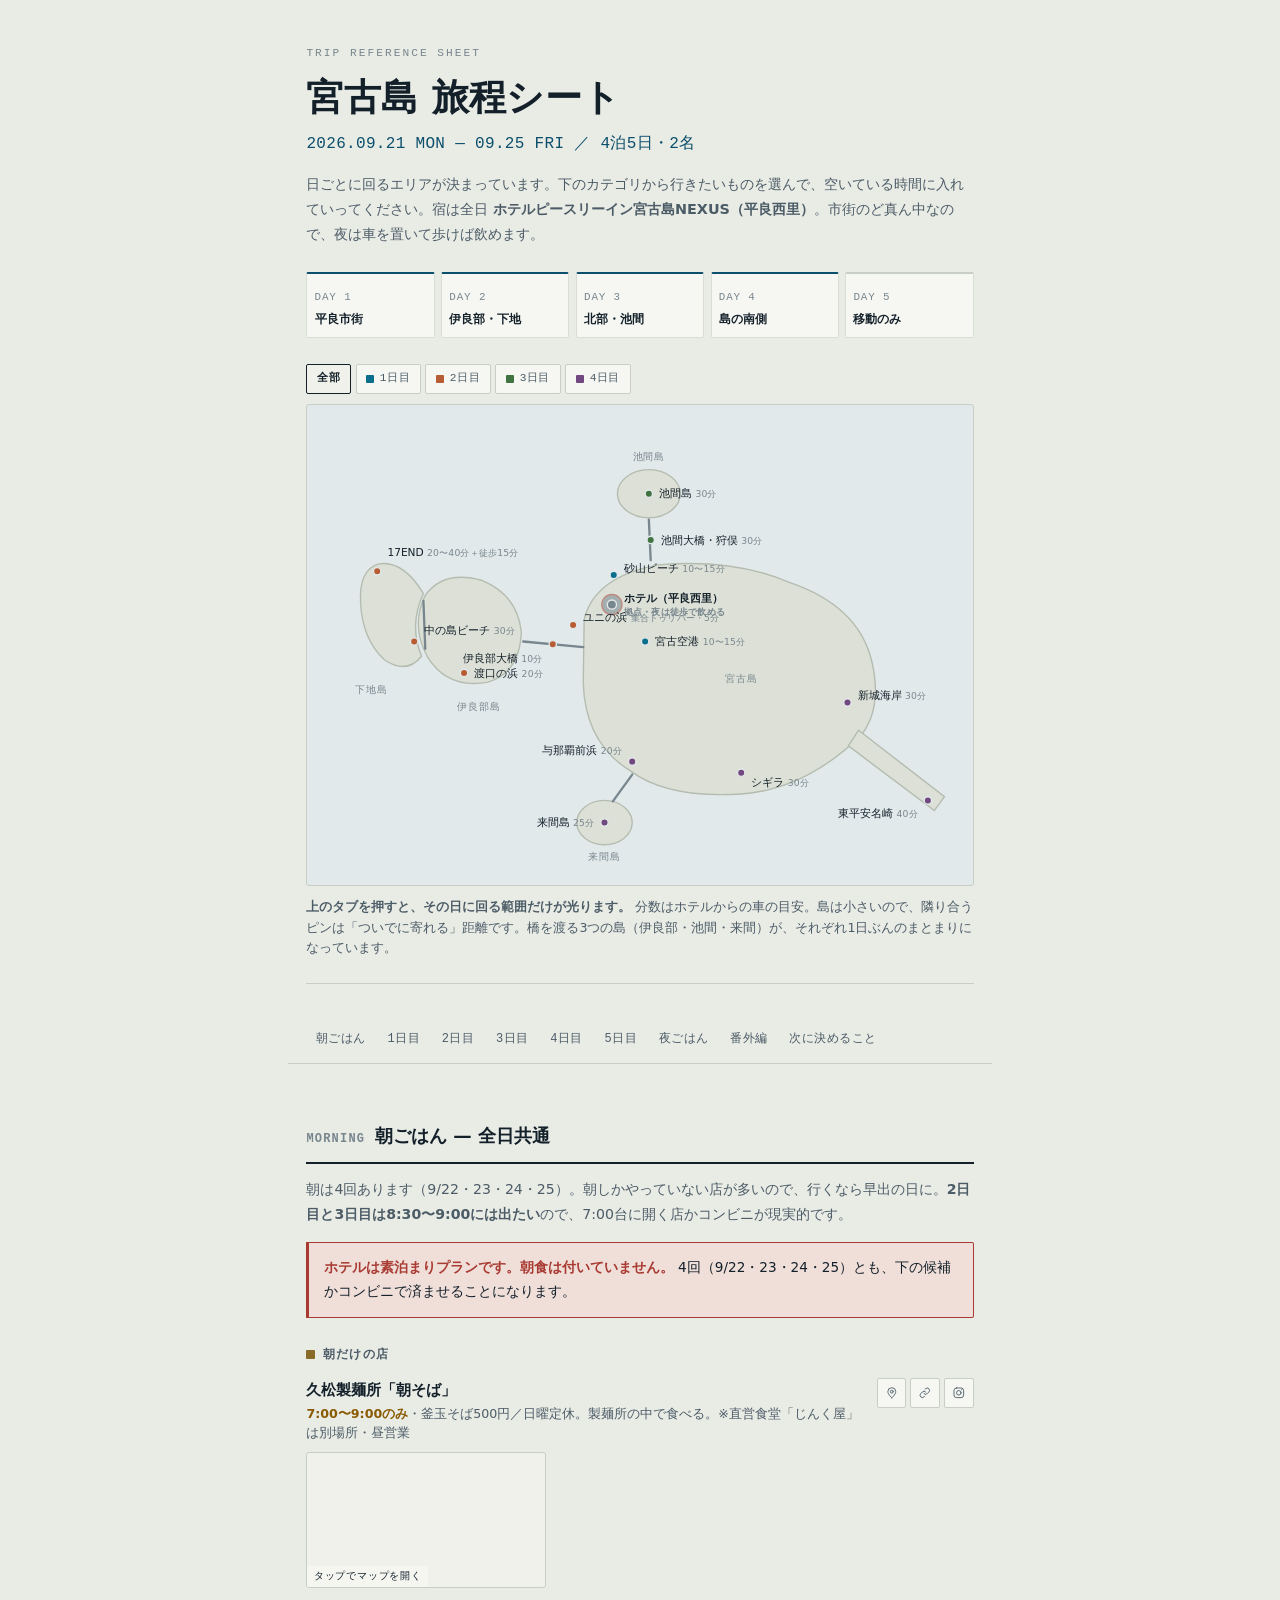
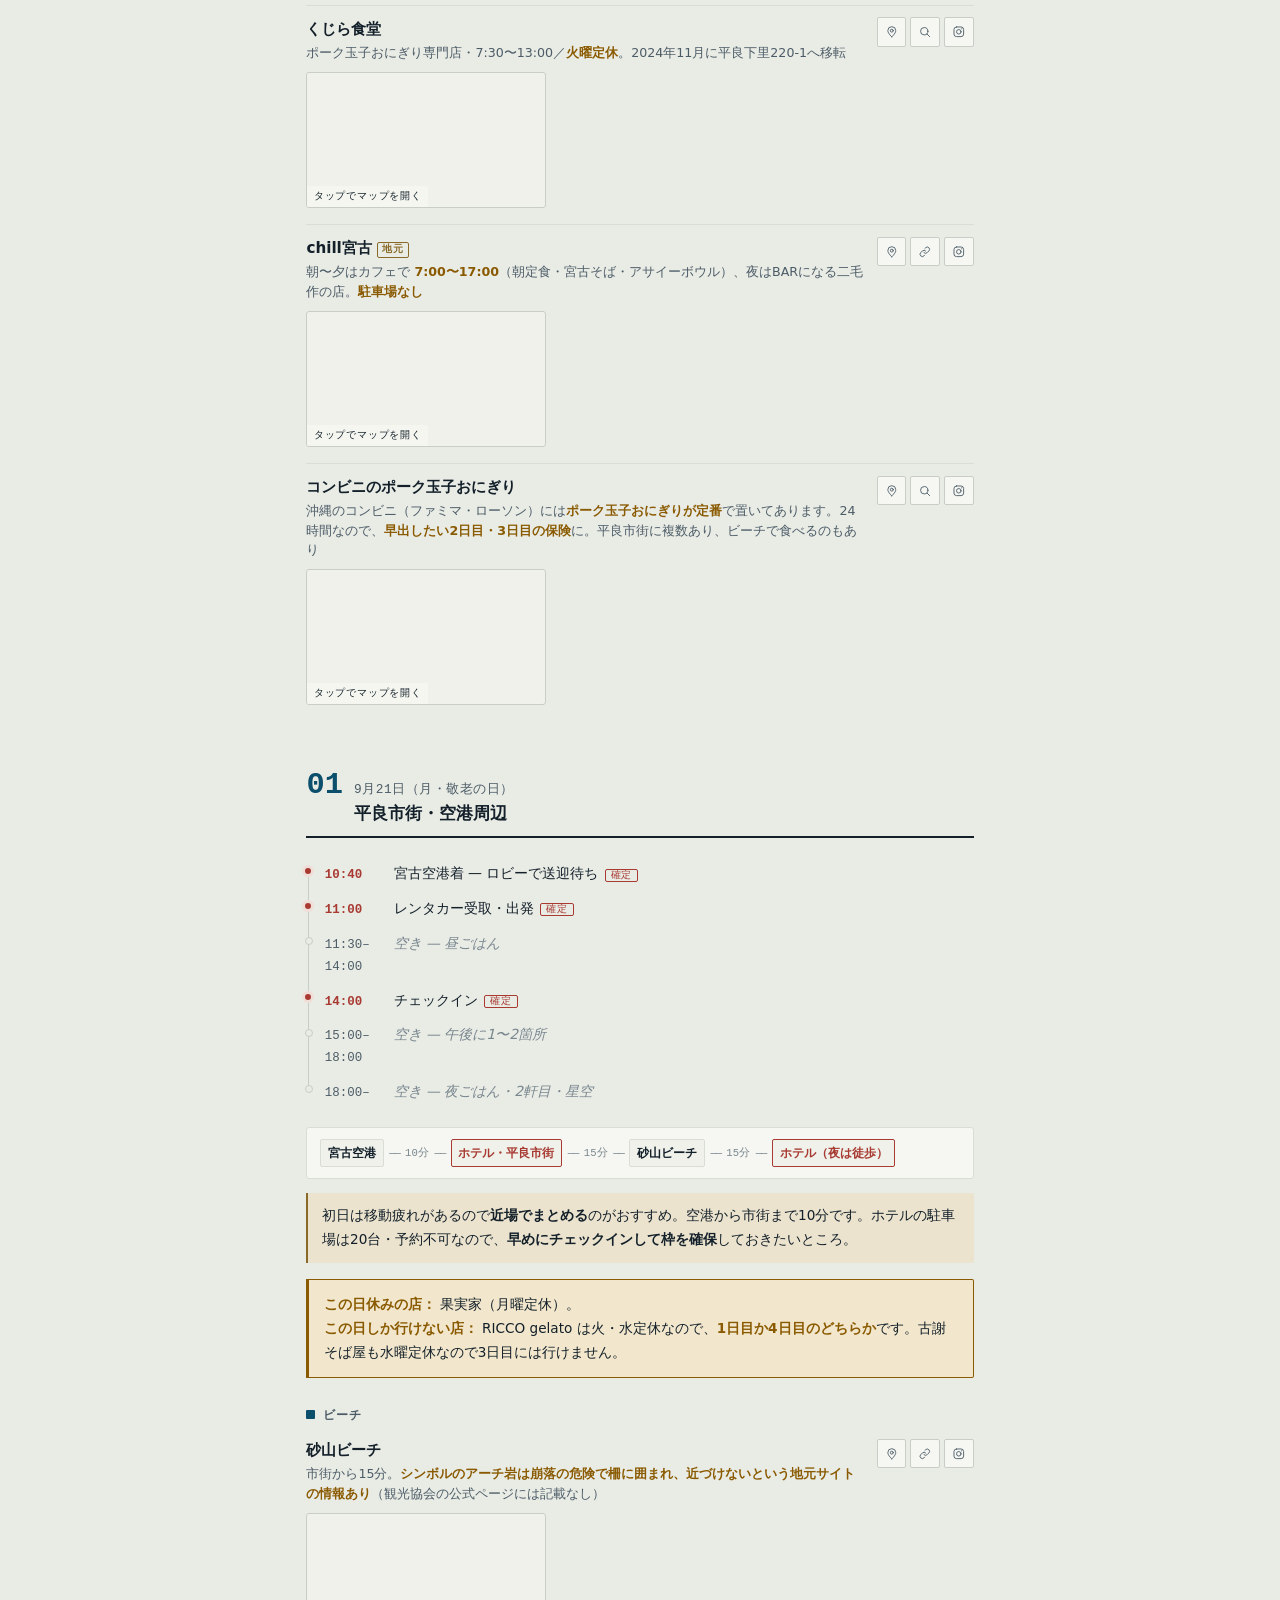
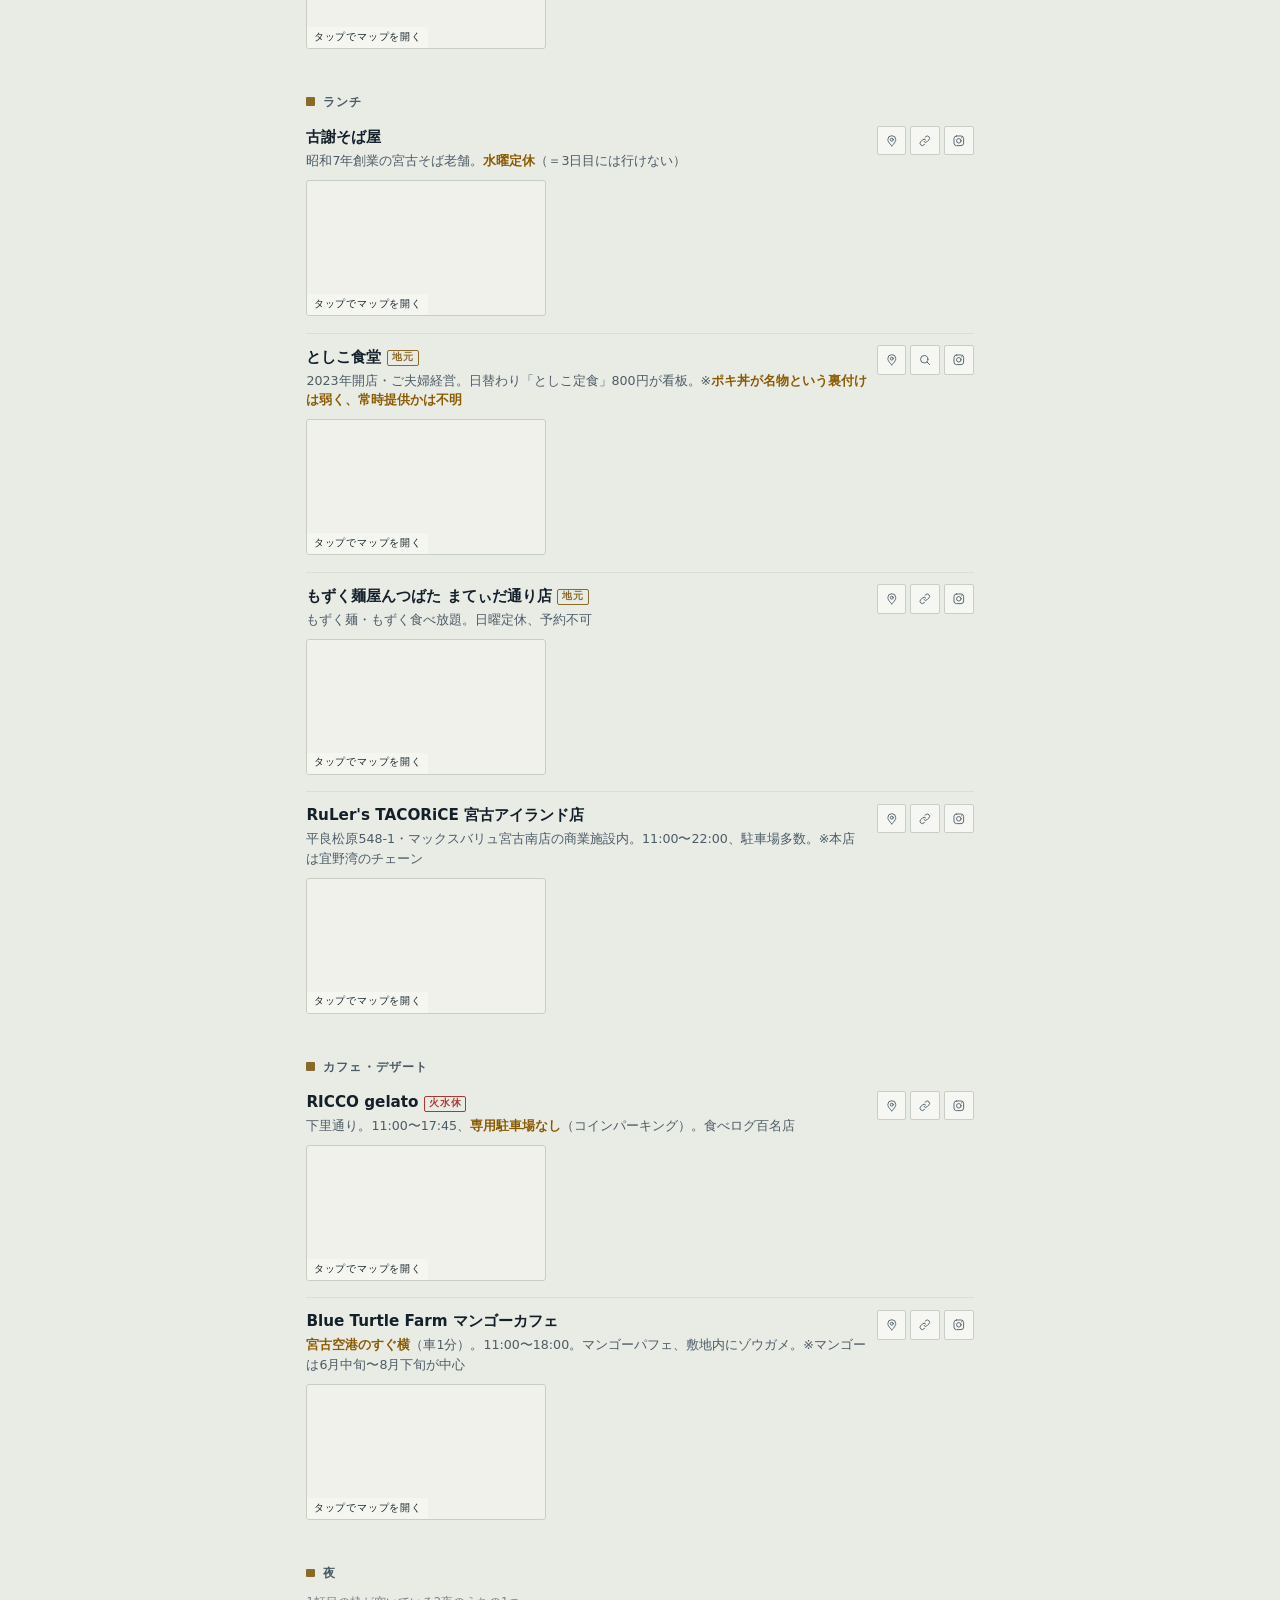
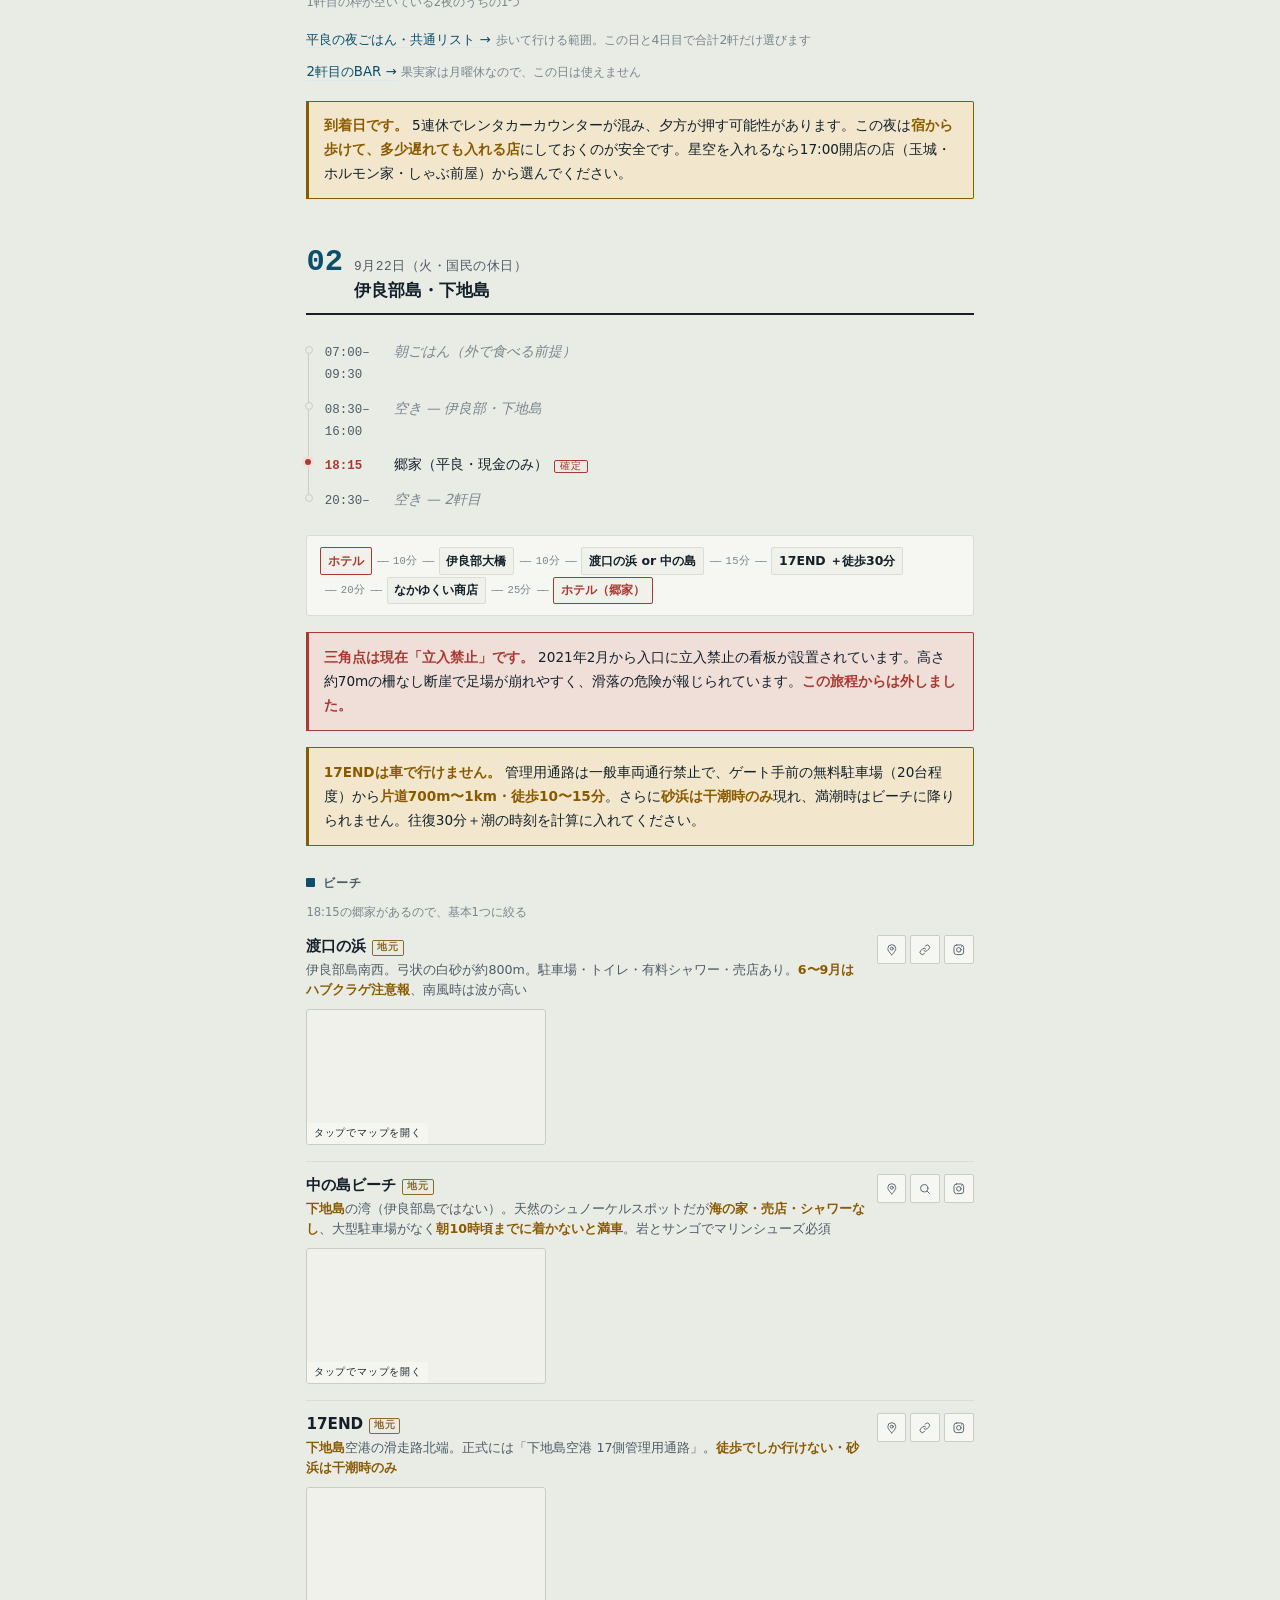
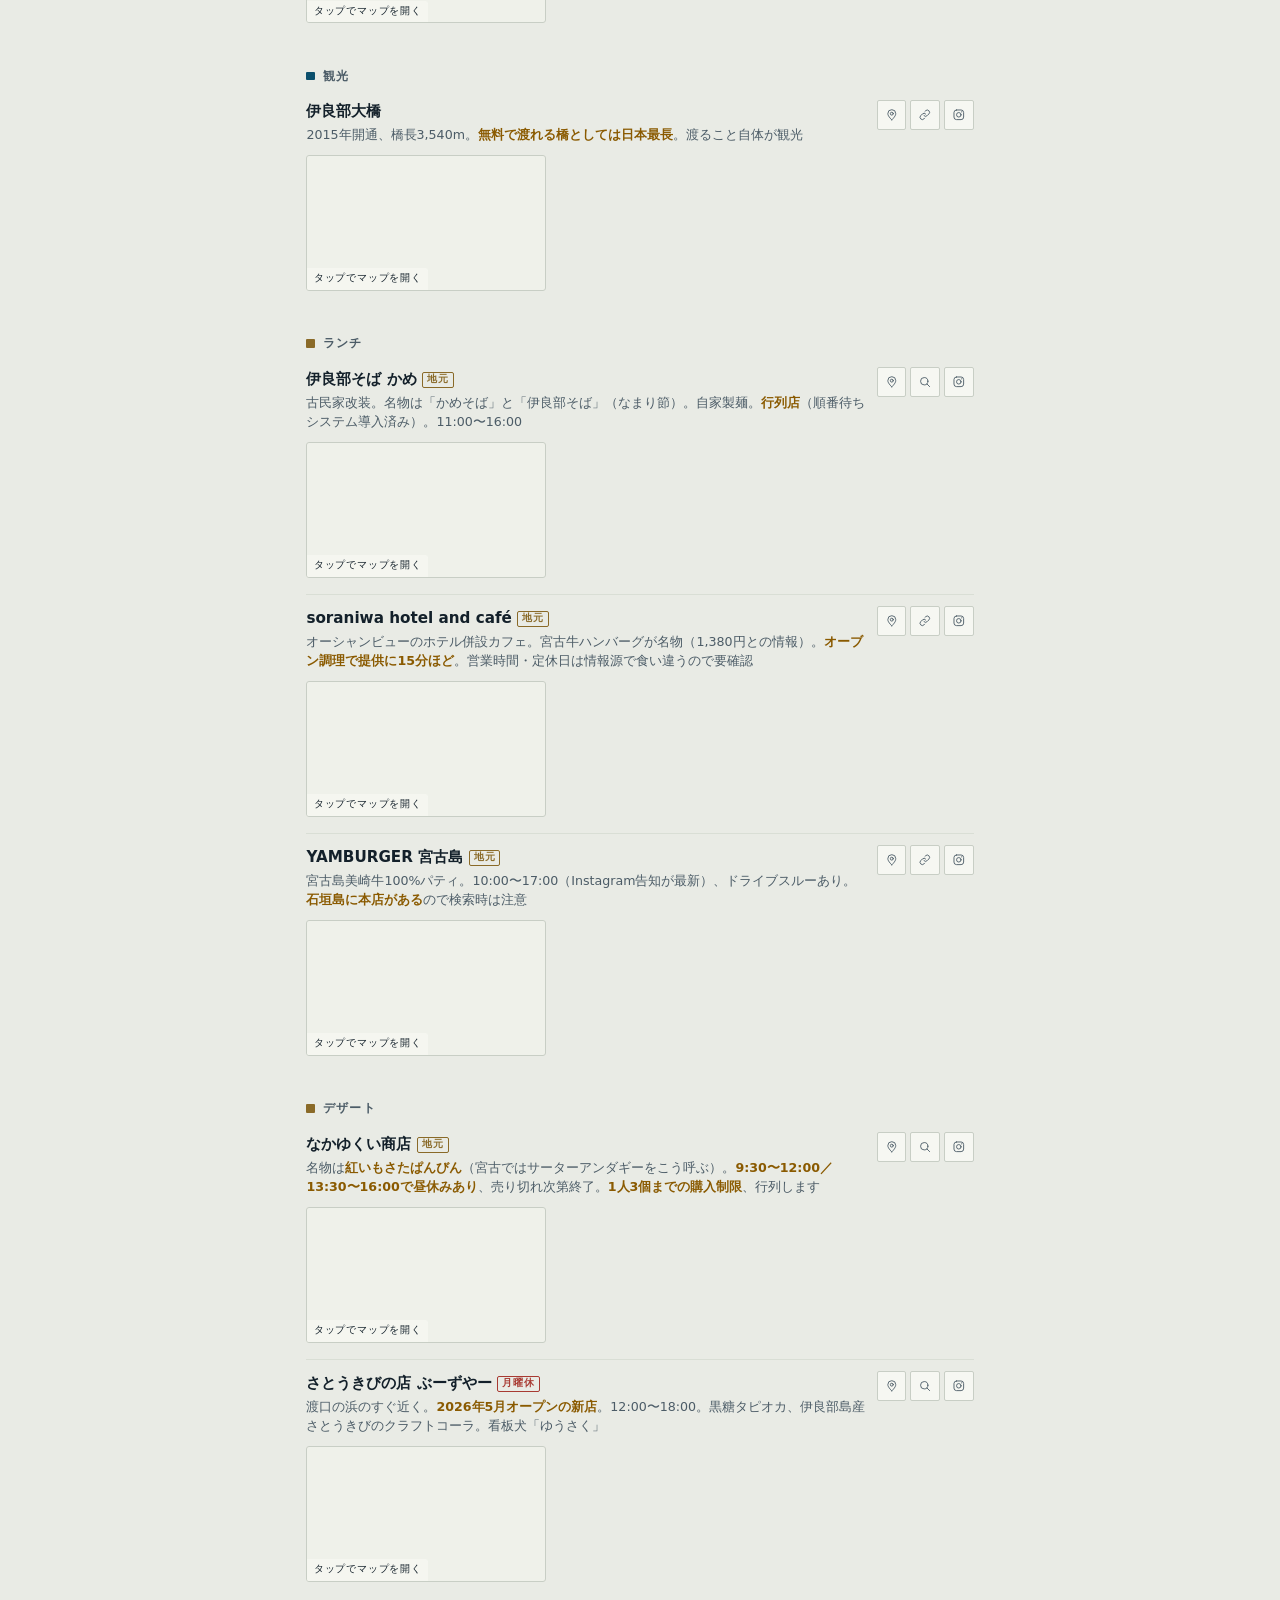
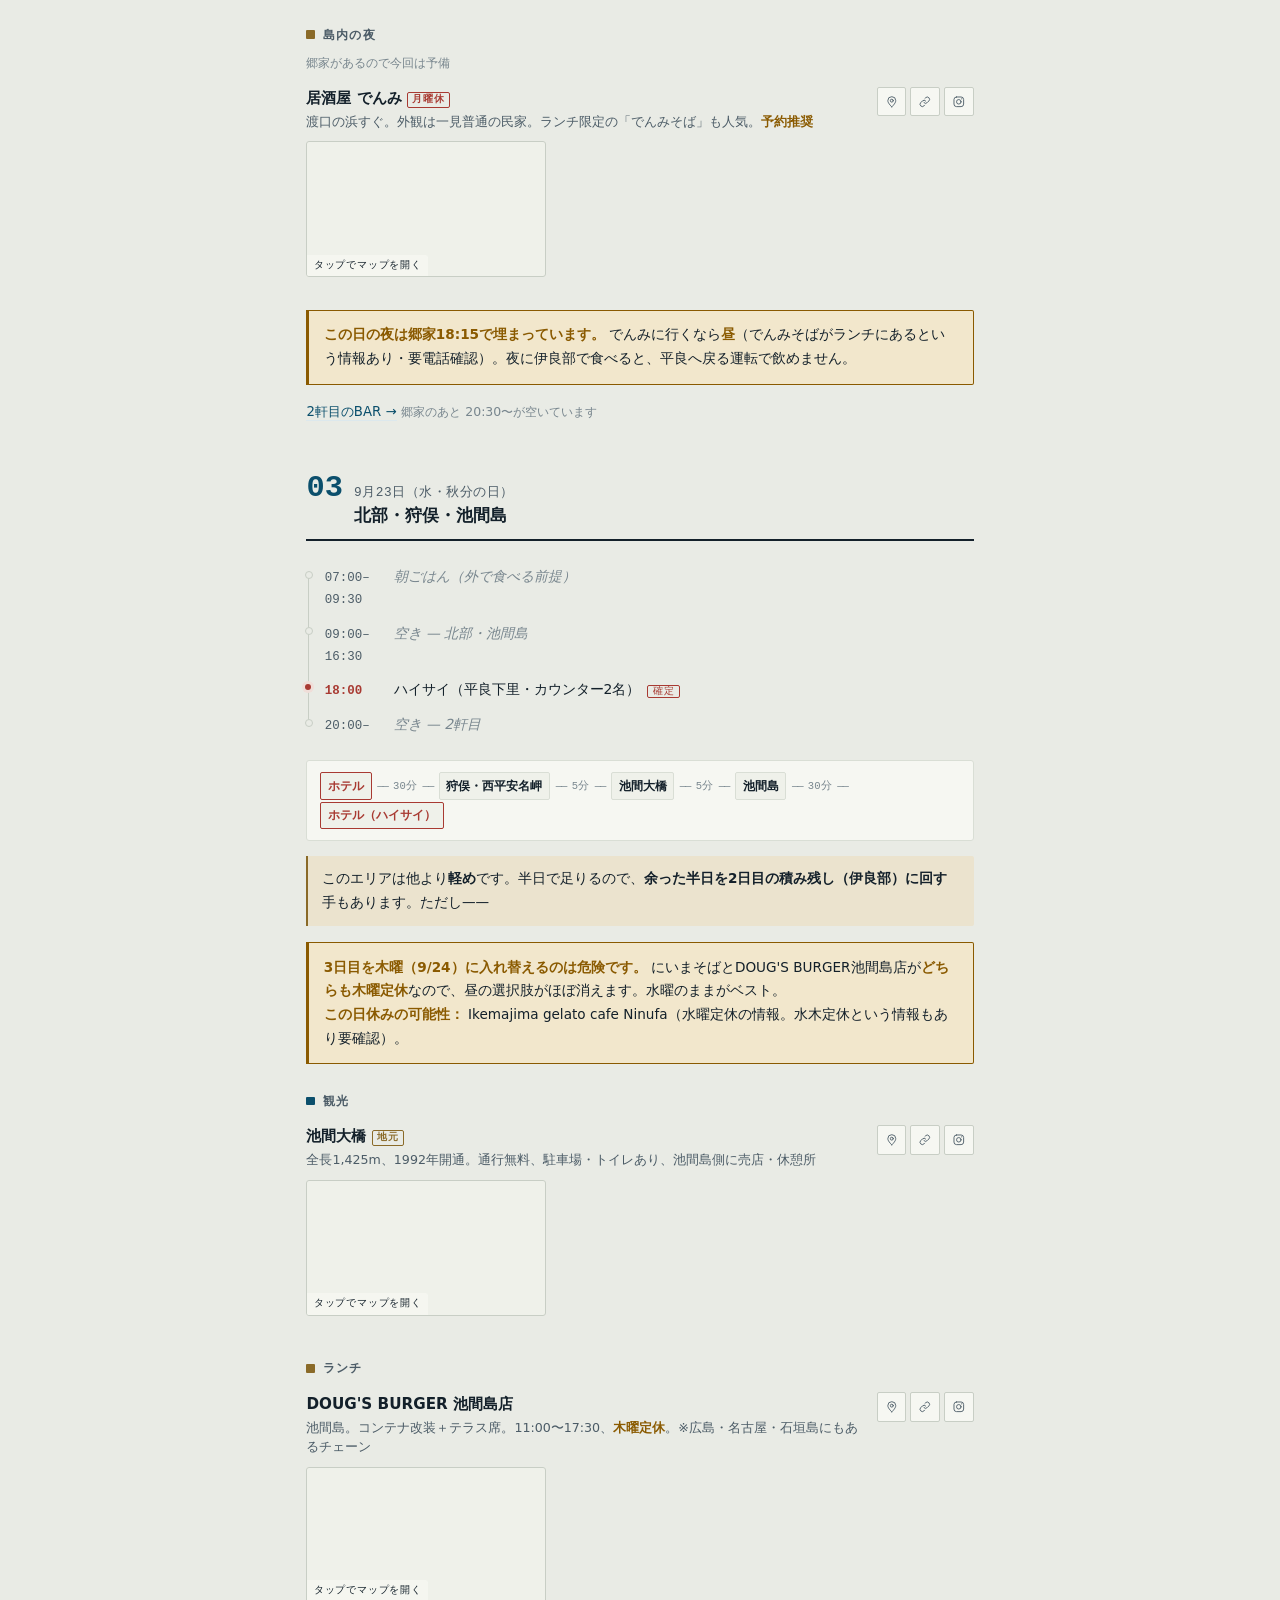
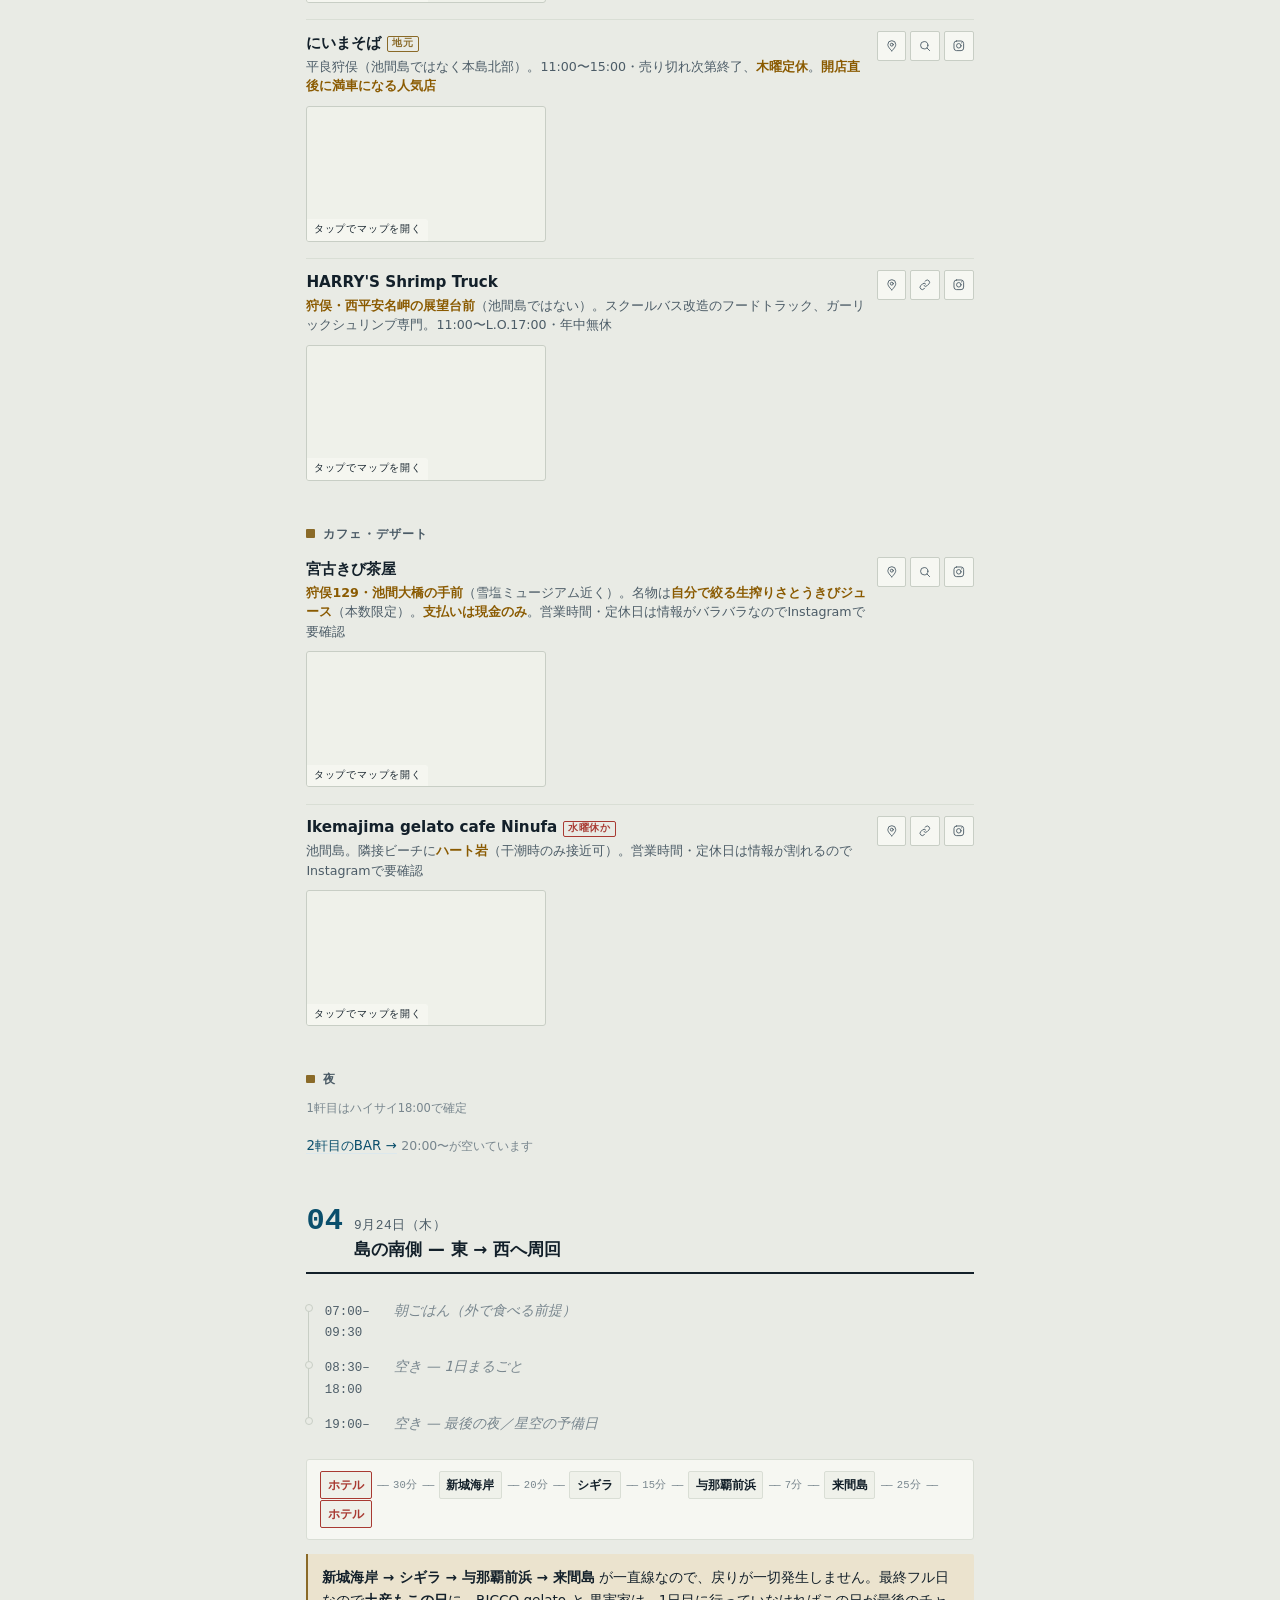
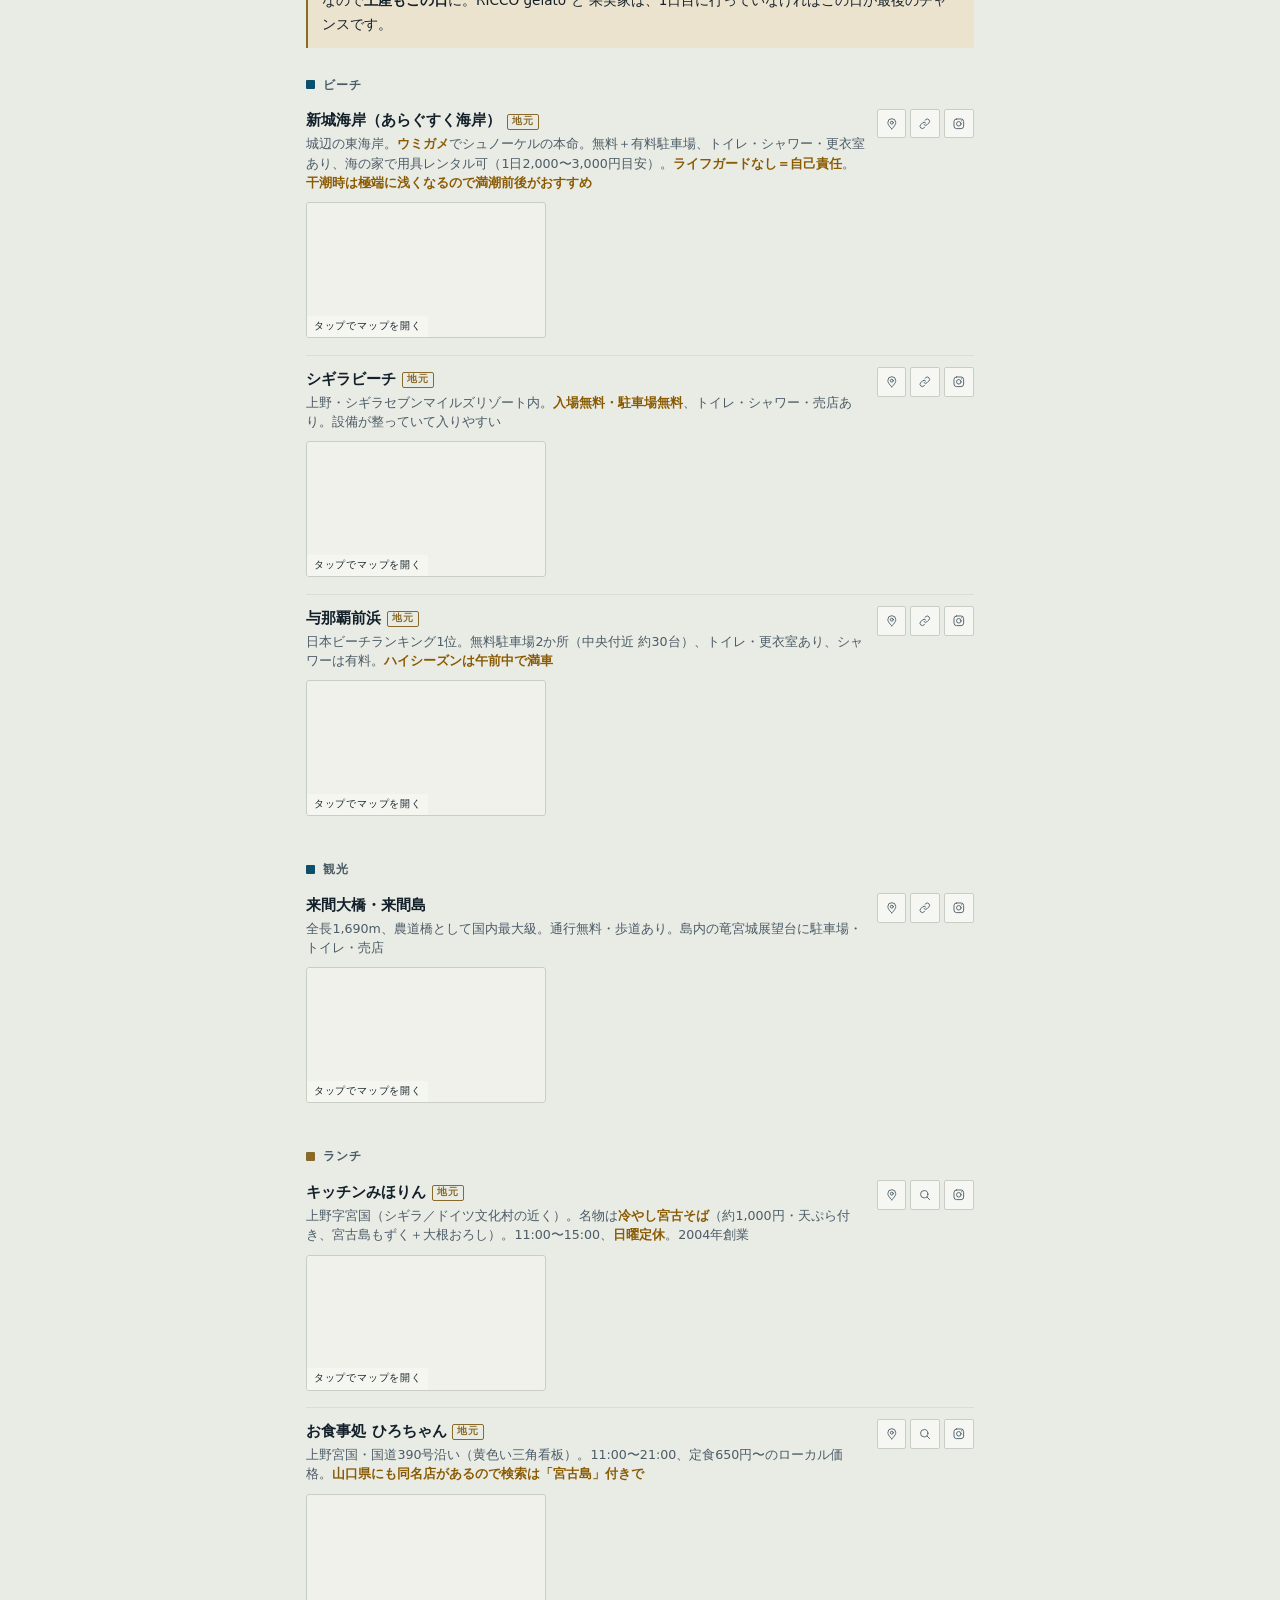
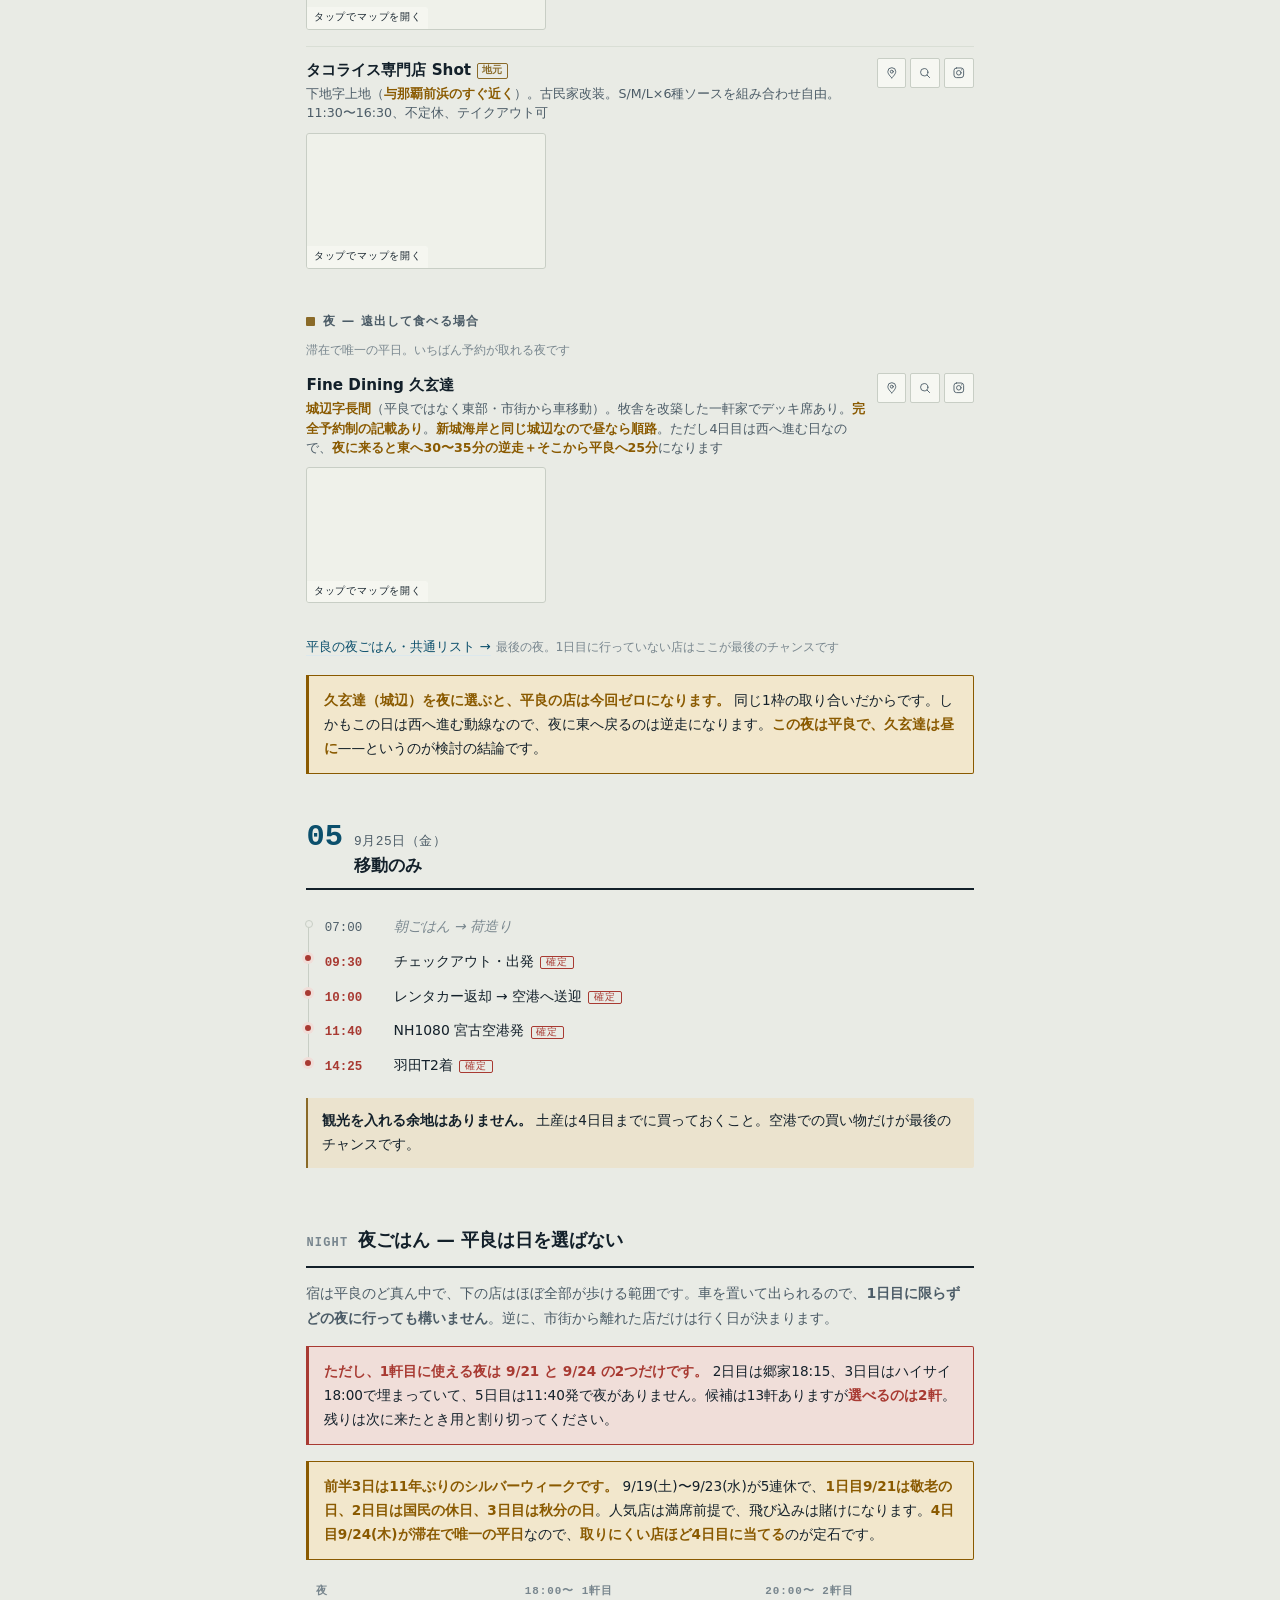
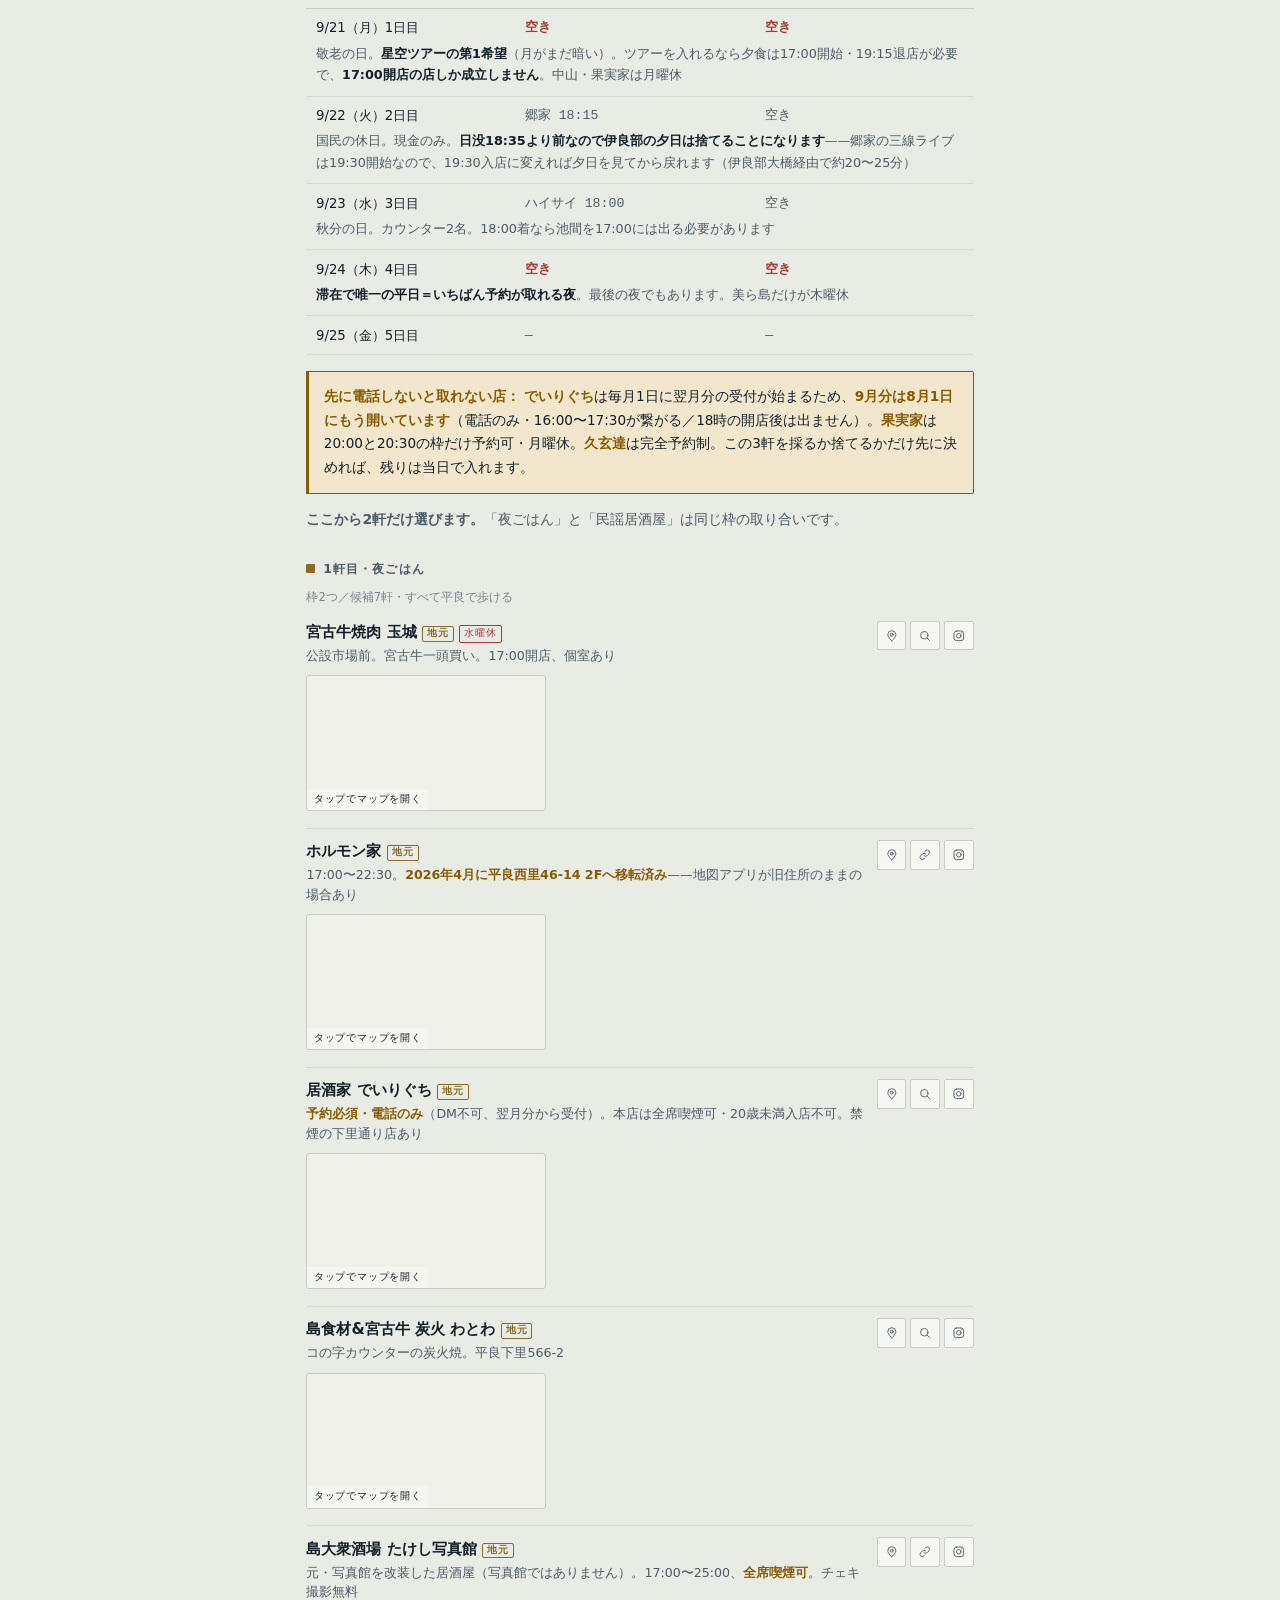
<file: plan/index.html>
<!doctype html>
<html lang="ja">
<head>
<meta charset="utf-8">
<meta name="viewport" content="width=device-width, initial-scale=1">
<meta name="robots" content="noindex, nofollow">
<meta name="theme-color" content="#E9EBE5" media="(prefers-color-scheme: light)">
<meta name="theme-color" content="#0C151B" media="(prefers-color-scheme: dark)">
<meta name="description" content="宮古島4泊5日（2026/9/21-25）の旅程シート">
<title>宮古島 旅程シート 2026.9.21–25</title>
<style>
  :root{
    --bg:#E9EBE5; --surface:#F6F7F2; --surface-2:#EFF1EA;
    --ink:#13202A; --ink-2:#4C5C67; --ink-3:#78868E;
    --rule:#C8CEC5; --rule-soft:#D9DED5;
    --sea:#0B4F6C; --sea-soft:#DCE8ED;
    --sand:#8A6A28; --sand-soft:#EBE3CE;
    --fix:#A83A32; --fix-soft:#F0DED9;
    --warn:#8A5A00; --warn-soft:#F2E7CC;
    --shadow:0 1px 2px rgba(19,32,42,.06), 0 8px 24px -12px rgba(19,32,42,.18);
    --maxw:44rem;
    --d1:#0B6E8C; --d2:#B85C33; --d3:#3F7340; --d4:#71487F;
    --land:#DCE0D6; --land-line:#B4BCB0; --water:#E2E9EA;
    --font-jp:"Hiragino Kaku Gothic ProN","Hiragino Sans","Yu Gothic UI","Yu Gothic",Meiryo,system-ui,sans-serif;
    --font-mono:ui-monospace,"SF Mono","Cascadia Mono","Roboto Mono",Menlo,Consolas,monospace;
  }
  @media (prefers-color-scheme: dark){
    :root:not([data-theme="light"]){
      --bg:#0C151B; --surface:#131F27; --surface-2:#18262F;
      --ink:#E4E9E5; --ink-2:#94A4AD; --ink-3:#6E7F88;
      --rule:#25343D; --rule-soft:#1E2B33;
      --sea:#74C6DE; --sea-soft:#132E3A;
      --sand:#D9BE83; --sand-soft:#2A2416;
      --fix:#E8776B; --fix-soft:#33191A;
      --warn:#E0B15C; --warn-soft:#2C2413;
      --shadow:0 1px 2px rgba(0,0,0,.4), 0 8px 24px -12px rgba(0,0,0,.7);
      --d1:#6BC3DC; --d2:#E9976A; --d3:#96C77C; --d4:#C398D8;
      --land:#1E2C34; --land-line:#33454F; --water:#101C23;
    }
  }
  :root[data-theme="dark"]{
    --bg:#0C151B; --surface:#131F27; --surface-2:#18262F;
    --ink:#E4E9E5; --ink-2:#94A4AD; --ink-3:#6E7F88;
    --rule:#25343D; --rule-soft:#1E2B33;
    --sea:#74C6DE; --sea-soft:#132E3A;
    --sand:#D9BE83; --sand-soft:#2A2416;
    --fix:#E8776B; --fix-soft:#33191A;
    --warn:#E0B15C; --warn-soft:#2C2413;
    --shadow:0 1px 2px rgba(0,0,0,.4), 0 8px 24px -12px rgba(0,0,0,.7);
    --d1:#6BC3DC; --d2:#E9976A; --d3:#96C77C; --d4:#C398D8;
    --land:#1E2C34; --land-line:#33454F; --water:#101C23;
  }

  *{box-sizing:border-box;}
  html{-webkit-text-size-adjust:100%;scroll-behavior:smooth;scroll-padding-top:4.5rem;}
  @media (prefers-reduced-motion: reduce){html{scroll-behavior:auto;} *{animation:none!important;transition:none!important;}}
  body{margin:0;background:var(--bg);color:var(--ink);font-family:var(--font-jp);font-size:15px;line-height:1.75;-webkit-font-smoothing:antialiased;}
  .wrap{max-width:var(--maxw);margin:0 auto;padding:0 1.15rem 5rem;}

  .mast{padding:2.75rem 0 1.5rem;border-bottom:1px solid var(--rule);}
  .mast .eyebrow{font-family:var(--font-mono);font-size:.7rem;letter-spacing:.18em;color:var(--ink-3);text-transform:uppercase;margin:0 0 .7rem;}
  .mast h1{font-size:clamp(1.65rem,7vw,2.3rem);line-height:1.25;margin:0;letter-spacing:.01em;text-wrap:balance;font-weight:700;}
  .mast .dates{font-family:var(--font-mono);font-size:1rem;color:var(--sea);margin:.55rem 0 0;letter-spacing:.02em;font-variant-numeric:tabular-nums;}
  .mast .sub{color:var(--ink-2);font-size:.9rem;margin:.9rem 0 0;}

  .route{display:grid;grid-template-columns:repeat(5,1fr);gap:.4rem;margin:1.5rem 0 0;}
  .route a{display:block;text-decoration:none;color:inherit;background:var(--surface);border:1px solid var(--rule-soft);border-top:2px solid var(--sea);border-radius:2px;padding:.55rem .45rem .6rem;transition:background .15s ease,border-color .15s ease;}
  .route a:hover,.route a:focus-visible{background:var(--sea-soft);border-color:var(--sea);}
  .route .n{font-family:var(--font-mono);font-size:.68rem;color:var(--ink-3);letter-spacing:.08em;}
  .route .a{display:block;font-size:.74rem;line-height:1.4;margin-top:.15rem;color:var(--ink);font-weight:600;}
  .route a:last-child{border-top-color:var(--rule);}

  .mapfig{margin:1.6rem 0 0;padding:0;}
  .mapfig input{position:absolute;opacity:0;pointer-events:none;width:0;height:0;}
  .map-tabs{display:flex;flex-wrap:wrap;gap:.3rem;margin:0 0 .6rem;}
  .map-tabs label{cursor:pointer;font-family:var(--font-mono);font-size:.7rem;letter-spacing:.05em;padding:.28rem .6rem;border:1px solid var(--rule);border-radius:2px;color:var(--ink-2);background:var(--surface);user-select:none;display:inline-flex;align-items:center;gap:.35rem;}
  .map-tabs label i{width:.5rem;height:.5rem;border-radius:1px;background:currentColor;font-style:normal;}
  .map-tabs label[for="mf-1"] i{background:var(--d1);}
  .map-tabs label[for="mf-2"] i{background:var(--d2);}
  .map-tabs label[for="mf-3"] i{background:var(--d3);}
  .map-tabs label[for="mf-4"] i{background:var(--d4);}
  .map-tabs label[for="mf-all"] i{display:none;}
  #mf-all:checked ~ .map-tabs label[for="mf-all"],
  #mf-1:checked ~ .map-tabs label[for="mf-1"],
  #mf-2:checked ~ .map-tabs label[for="mf-2"],
  #mf-3:checked ~ .map-tabs label[for="mf-3"],
  #mf-4:checked ~ .map-tabs label[for="mf-4"]{color:var(--ink);border-color:var(--ink);background:var(--surface-2);font-weight:600;}
  #mf-all:focus-visible ~ .map-tabs label[for="mf-all"],
  #mf-1:focus-visible ~ .map-tabs label[for="mf-1"],
  #mf-2:focus-visible ~ .map-tabs label[for="mf-2"],
  #mf-3:focus-visible ~ .map-tabs label[for="mf-3"],
  #mf-4:focus-visible ~ .map-tabs label[for="mf-4"]{outline:2px solid var(--sea);outline-offset:2px;}
  .mapfig svg.island{display:block;width:100%;height:auto;max-width:100%;background:var(--water);border:1px solid var(--rule);border-radius:3px;}
  .island .land{fill:var(--land);stroke:var(--land-line);stroke-width:1.5;}
  .island .bridge{stroke:var(--ink-3);stroke-width:2.5;stroke-linecap:round;}
  .island .isle-label{fill:var(--ink-3);font-size:11px;letter-spacing:.08em;}
  .island .zone{fill:none;stroke-width:1.5;stroke-dasharray:5 4;opacity:0;transition:opacity .2s ease;}
  .island .pin circle{stroke:var(--water);stroke-width:1.5;}
  .island .pin text{font-size:11.5px;fill:var(--ink);}
  .island .pin .mins{font-size:10px;fill:var(--ink-3);letter-spacing:.02em;}
  .island .pin{transition:opacity .2s ease;}
  .island .pin[data-day="1"] circle{fill:var(--d1);}
  .island .pin[data-day="2"] circle{fill:var(--d2);}
  .island .pin[data-day="3"] circle{fill:var(--d3);}
  .island .pin[data-day="4"] circle{fill:var(--d4);}
  .island .pin[data-day="x"] circle{fill:var(--ink-3);}
  .island .base circle{fill:var(--fix);}
  .island .base text{font-weight:700;fill:var(--ink);}
  .island .base .ring{fill:none;stroke:var(--fix);stroke-width:1.2;opacity:.55;}
  .island .zone[data-day="1"]{stroke:var(--d1);}
  .island .zone[data-day="2"]{stroke:var(--d2);}
  .island .zone[data-day="3"]{stroke:var(--d3);}
  .island .zone[data-day="4"]{stroke:var(--d4);}
  #mf-1:checked ~ svg .zone[data-day="1"],
  #mf-2:checked ~ svg .zone[data-day="2"],
  #mf-3:checked ~ svg .zone[data-day="3"],
  #mf-4:checked ~ svg .zone[data-day="4"]{opacity:1;}
  #mf-1:checked ~ svg .pin:not([data-day="1"]):not([data-day="x"]),
  #mf-2:checked ~ svg .pin:not([data-day="2"]):not([data-day="x"]),
  #mf-3:checked ~ svg .pin:not([data-day="3"]):not([data-day="x"]),
  #mf-4:checked ~ svg .pin:not([data-day="4"]):not([data-day="x"]){opacity:.16;}
  .mapfig figcaption{margin:.65rem 0 0;font-size:.79rem;color:var(--ink-2);line-height:1.65;}

  .chain{display:flex;align-items:center;flex-wrap:wrap;gap:.1rem .05rem;margin:1.1rem 0 0;padding:.7rem .8rem;background:var(--surface);border:1px solid var(--rule-soft);border-radius:3px;overflow-x:auto;}
  .chain .node{font-size:.78rem;font-weight:600;white-space:nowrap;padding:.12rem .42rem;border-radius:2px;background:var(--surface-2);border:1px solid var(--rule-soft);}
  .chain .node.base{border-color:var(--fix);color:var(--fix);}
  .chain .hop{font-family:var(--font-mono);font-size:.66rem;color:var(--ink-3);white-space:nowrap;padding:0 .3rem;letter-spacing:.02em;}
  .chain .hop::before{content:"—— ";letter-spacing:-.1em;}
  .chain .hop::after{content:" ——";letter-spacing:-.1em;}

  .nav{position:sticky;top:0;z-index:20;background:color-mix(in srgb, var(--bg) 88%, transparent);backdrop-filter:blur(10px);border-bottom:1px solid var(--rule);margin:2rem -1.15rem 0;padding:0 1.15rem;}
  .nav ul{display:flex;gap:.15rem;list-style:none;margin:0;padding:.5rem 0;overflow-x:auto;scrollbar-width:none;}
  .nav ul::-webkit-scrollbar{display:none;}
  .nav a{display:block;white-space:nowrap;text-decoration:none;font-family:var(--font-mono);font-size:.75rem;letter-spacing:.04em;color:var(--ink-2);padding:.3rem .6rem;border-radius:2px;}
  .nav a:hover,.nav a:focus-visible{color:var(--ink);background:var(--surface);}

  .day{margin:3rem 0 0;}
  .day-head{display:flex;align-items:baseline;gap:.7rem;flex-wrap:wrap;padding-bottom:.7rem;border-bottom:2px solid var(--ink);}
  .day-n{font-family:var(--font-mono);font-size:1.9rem;line-height:1;font-weight:600;color:var(--sea);font-variant-numeric:tabular-nums;}
  .day-meta{display:flex;flex-direction:column;gap:.1rem;}
  .day-date{font-family:var(--font-mono);font-size:.8rem;color:var(--ink-2);letter-spacing:.04em;}
  .day-area{font-size:1.05rem;font-weight:700;line-height:1.3;}
  .day-note{margin:.9rem 0 0;padding:.7rem .85rem;border-left:2px solid var(--sand);background:var(--sand-soft);color:var(--ink);font-size:.85rem;border-radius:0 2px 2px 0;}

  .rail{list-style:none;margin:1.2rem 0 0;padding:0 0 0 .1rem;}
  .rail li{position:relative;display:grid;grid-template-columns:3.6rem 1fr;gap:.7rem;padding:.28rem 0 .28rem 1.05rem;align-items:baseline;}
  .rail li::before{content:"";position:absolute;left:0;top:0;bottom:0;width:1px;background:var(--rule);}
  .rail li:first-child::before{top:.75rem;}
  .rail li:last-child::before{bottom:calc(100% - .75rem);}
  .rail li::after{content:"";position:absolute;left:-2.5px;top:.68rem;width:6px;height:6px;border-radius:50%;background:var(--rule);}
  .rail li.fixed::after{background:var(--fix);box-shadow:0 0 0 3px var(--fix-soft);}
  .rail li.open::after{background:var(--bg);border:1px solid var(--rule);}
  .rail time{font-family:var(--font-mono);font-size:.78rem;color:var(--ink-2);font-variant-numeric:tabular-nums;}
  .rail li.fixed time{color:var(--fix);font-weight:600;}
  .rail .what{font-size:.87rem;}
  .rail li.open .what{color:var(--ink-3);font-style:italic;}
  .rail .tag{font-family:var(--font-mono);font-size:.62rem;letter-spacing:.1em;color:var(--fix);border:1px solid var(--fix);border-radius:2px;padding:0 .3rem;margin-left:.4rem;vertical-align:.08em;}

  .cat{margin:1.6rem 0 0;}
  /* flex-wrap が無いと、注記が長いときに見出し側が縮められて「民謡居酒／屋」と割れる */
  .cat h3{display:flex;align-items:center;gap:.5rem;flex-wrap:wrap;margin:0 0 .1rem;font-size:.78rem;font-weight:700;letter-spacing:.09em;color:var(--ink-2);}
  .cat h3 > .hint{flex:1 1 100%;}
  .cat h3::before{content:"";width:.55rem;height:.55rem;border-radius:1px;flex:none;background:var(--sea);}
  .cat[data-kind="food"] h3::before{background:var(--sand);}
  .hint{font-weight:400;letter-spacing:0;color:var(--ink-3);font-size:.86em;}
  .cat h3 .hint{font-size:.72rem;}

  ul.places{list-style:none;margin:0;padding:0;}
  ul.places li{padding:.62rem 0;border-bottom:1px solid var(--rule-soft);}
  ul.places li:last-child{border-bottom:0;}
  .p-row{display:flex;align-items:flex-start;gap:.6rem;}

  /* 位置プレビュー（横スクロールの帯） */
  .strip{
    display:flex;gap:.5rem;margin:.6rem 0 .1rem;
    overflow-x:auto;overflow-y:hidden;
    scroll-snap-type:x proximity;-webkit-overflow-scrolling:touch;
    padding-bottom:.3rem;scrollbar-width:thin;
  }
  .strip::-webkit-scrollbar{height:4px;}
  .strip::-webkit-scrollbar-thumb{background:var(--rule);border-radius:2px;}
  .card{
    position:relative;flex:none;scroll-snap-align:start;
    width:min(15rem,72vw);height:8.5rem;
    border:1px solid var(--rule);border-radius:3px;overflow:hidden;
    background:var(--surface-2);
  }
  .card iframe{
    display:block;width:100%;height:100%;border:0;
    pointer-events:none;filter:saturate(.85);
  }
  .card-hit{position:absolute;inset:0;display:block;}
  .card-hit:focus-visible{outline:2px solid var(--sea);outline-offset:-3px;}
  .card-cap{
    position:absolute;left:0;bottom:0;pointer-events:none;
    font-family:var(--font-mono);font-size:.62rem;letter-spacing:.08em;
    color:var(--ink);background:color-mix(in srgb, var(--surface) 88%, transparent);
    padding:.12rem .4rem;border-top-right-radius:3px;
  }
  .p-main{flex:1;min-width:0;}
  .p-name{font-weight:600;font-size:.95rem;line-height:1.45;}
  .rec{display:inline-block;margin-left:.35rem;font-family:var(--font-mono);font-size:.6rem;letter-spacing:.08em;color:var(--sand);border:1px solid var(--sand);border-radius:2px;padding:0 .25rem;vertical-align:.14em;}
  .shut{display:inline-block;margin-left:.35rem;font-family:var(--font-mono);font-size:.6rem;letter-spacing:.08em;color:var(--fix);border:1px solid var(--fix);border-radius:2px;padding:0 .25rem;vertical-align:.14em;}
  .p-note{display:block;font-size:.79rem;color:var(--ink-2);line-height:1.55;margin-top:.05rem;}
  .p-note b{color:var(--warn);}
  .p-links{display:flex;gap:.25rem;flex:none;padding-top:.1rem;}
  .p-links a{display:grid;place-items:center;width:1.85rem;height:1.85rem;border:1px solid var(--rule);border-radius:2px;color:var(--ink-2);background:var(--surface);transition:color .15s ease,border-color .15s ease,background .15s ease;}
  .p-links a:hover,.p-links a:focus-visible{color:var(--sea);border-color:var(--sea);background:var(--sea-soft);}
  .p-links svg{width:.85rem;height:.85rem;fill:none;stroke:currentColor;stroke-width:1.6;stroke-linecap:round;stroke-linejoin:round;}

  .extra{background:var(--surface);border:1px solid var(--rule-soft);border-radius:3px;padding:1.1rem 1.1rem 1.2rem;margin:1.1rem 0 0;box-shadow:var(--shadow);}
  .extra h3{margin:0;font-size:1rem;display:flex;align-items:baseline;gap:.5rem;flex-wrap:wrap;}
  .extra .key{font-family:var(--font-mono);font-size:.68rem;letter-spacing:.12em;color:var(--ink-3);}
  .extra p{margin:.7rem 0 0;font-size:.87rem;color:var(--ink-2);}
  .extra p strong{color:var(--ink);}
  .extra .must{display:inline-block;font-family:var(--font-mono);font-size:.62rem;letter-spacing:.1em;color:var(--fix);border:1px solid var(--fix);border-radius:2px;padding:0 .3rem;}
  .links{list-style:none;margin:.85rem 0 0;padding:0;display:flex;flex-direction:column;gap:.4rem;}
  .links a{color:var(--sea);text-decoration:none;font-size:.83rem;border-bottom:1px solid var(--sea-soft);padding-bottom:.05rem;}
  .links a:hover,.links a:focus-visible{border-bottom-color:var(--sea);}
  .links li span{color:var(--ink-3);font-size:.78rem;}

  .tbl-scroll{overflow-x:auto;margin:.9rem 0 0;}
  table{border-collapse:collapse;width:100%;font-size:.83rem;}
  th,td{text-align:left;padding:.45rem .6rem;border-bottom:1px solid var(--rule-soft);vertical-align:top;}
  th{font-family:var(--font-mono);font-size:.68rem;letter-spacing:.09em;color:var(--ink-3);font-weight:600;border-bottom-color:var(--rule);white-space:nowrap;}
  td.num{font-family:var(--font-mono);font-variant-numeric:tabular-nums;white-space:nowrap;color:var(--ink-2);}
  tr.hi td{color:var(--ink);}
  tr.hi td.num{color:var(--fix);font-weight:600;}
  /* 長い説明は列に押し込むと携帯で3〜4文字幅まで潰れるので、行の下に全幅で置く */
  tr.has-note td{border-bottom:0;padding-bottom:.2rem;}
  tr.note-row td{padding:0 .6rem .6rem;color:var(--ink-2);font-size:.8rem;line-height:1.7;}
  tr.note-row td strong{color:var(--ink);}

  .sec{margin:3.5rem 0 0;}
  .sec > h2{font-size:1.15rem;margin:0 0 .2rem;padding-bottom:.6rem;border-bottom:2px solid var(--ink);display:flex;align-items:baseline;gap:.6rem;}
  .sec > h2 .idx{font-family:var(--font-mono);font-size:.75rem;color:var(--ink-3);letter-spacing:.1em;}
  .sec > p.lede{margin:.85rem 0 0;color:var(--ink-2);font-size:.88rem;}

  .callout{margin:1rem 0 0;padding:.8rem .9rem;border:1px solid var(--fix);border-left-width:3px;border-radius:0 2px 2px 0;background:var(--fix-soft);font-size:.85rem;color:var(--ink);}
  .callout b{color:var(--fix);}
  .caution{margin:1rem 0 0;padding:.8rem .9rem;border:1px solid var(--warn);border-left-width:3px;border-radius:0 2px 2px 0;background:var(--warn-soft);font-size:.85rem;color:var(--ink);}
  .caution b{color:var(--warn);}

  footer{margin:3.5rem 0 0;padding-top:1.2rem;border-top:1px solid var(--rule);font-size:.78rem;color:var(--ink-3);}
  footer dl{display:grid;grid-template-columns:auto 1fr;gap:.25rem .7rem;margin:.6rem 0 0;}
  footer dt{color:var(--ink-2);}
  footer dd{margin:0;}
  a:focus-visible,.route a:focus-visible{outline:2px solid var(--sea);outline-offset:2px;}
</style>
</head>
<body>
<svg width="0" height="0" style="position:absolute" aria-hidden="true" focusable="false">
  <symbol id="i-map" viewBox="0 0 24 24"><path d="M12 21s7-6.3 7-11a7 7 0 1 0-14 0c0 4.7 7 11 7 11Z"/><circle cx="12" cy="10" r="2.6"/></symbol>
  <symbol id="i-search" viewBox="0 0 24 24"><circle cx="11" cy="11" r="6.5"/><path d="m16 16 4.5 4.5"/></symbol>
  <symbol id="i-link" viewBox="0 0 24 24"><path d="M10.5 13.5a4 4 0 0 0 5.7 0l3-3a4 4 0 1 0-5.7-5.7l-1.3 1.3"/><path d="M13.5 10.5a4 4 0 0 0-5.7 0l-3 3a4 4 0 1 0 5.7 5.7l1.3-1.3"/></symbol>
  <symbol id="i-ig" viewBox="0 0 24 24"><rect x="3.5" y="3.5" width="17" height="17" rx="4.5"/><circle cx="12" cy="12" r="4"/><circle cx="17.2" cy="6.8" r="1" fill="currentColor" stroke="none"/></symbol>
</svg>

<div class="wrap">

  <header class="mast">
    <p class="eyebrow">Trip reference sheet</p>
    <h1>宮古島 旅程シート</h1>
    <p class="dates">2026.09.21 MON — 09.25 FRI ／ 4泊5日・2名</p>
    <p class="sub">日ごとに回るエリアが決まっています。下のカテゴリから行きたいものを選んで、空いている時間に入れていってください。宿は全日 <strong>ホテルピースリーイン宮古島NEXUS（平良西里）</strong>。市街のど真ん中なので、夜は車を置いて歩けば飲めます。</p>

    <nav class="route" aria-label="5日間の流れ">
      <a href="#d1"><span class="n">DAY 1</span><span class="a">平良市街</span></a>
      <a href="#d2"><span class="n">DAY 2</span><span class="a">伊良部・下地</span></a>
      <a href="#d3"><span class="n">DAY 3</span><span class="a">北部・池間</span></a>
      <a href="#d4"><span class="n">DAY 4</span><span class="a">島の南側</span></a>
      <a href="#d5"><span class="n">DAY 5</span><span class="a">移動のみ</span></a>
    </nav>

    <figure class="mapfig">
      <input type="radio" name="mapfilter" id="mf-all" checked>
      <input type="radio" name="mapfilter" id="mf-1">
      <input type="radio" name="mapfilter" id="mf-2">
      <input type="radio" name="mapfilter" id="mf-3">
      <input type="radio" name="mapfilter" id="mf-4">
      <div class="map-tabs" role="group" aria-label="日ごとに範囲を表示">
        <label for="mf-all">全部</label>
        <label for="mf-1"><i></i>1日目</label>
        <label for="mf-2"><i></i>2日目</label>
        <label for="mf-3"><i></i>3日目</label>
        <label for="mf-4"><i></i>4日目</label>
      </div>

      <svg class="island" viewBox="0 0 720 520" role="img"
           aria-label="宮古島の模式図。ホテルのある平良市街を中心に、1日目は平良周辺と空港側、2日目は西の伊良部島・下地島、3日目は北の狩俣・池間島、4日目は南側の海岸線を東から西へ回る。">
        <path class="land" d="M300,232 Q311,186 380,173 Q462,166 522,192 Q596,217 611,276 Q623,326 601,356 Q541,416 470,421 Q390,426 350,396 Q301,366 299,301 Z"/>
        <path class="land" d="M597,352 L690,424 L679,439 L586,369 Z"/>
        <ellipse class="land" cx="370" cy="96" rx="34" ry="26"/>
        <path class="land" d="M232,246 Q228,206 190,190 Q148,178 128,206 Q112,238 130,272 Q152,308 196,300 Q230,290 232,246 Z"/>
        <path class="land" d="M126,204 Q104,168 78,172 Q56,178 58,214 Q60,254 84,276 Q108,292 124,272 Q110,238 126,204 Z"/>
        <ellipse class="land" cx="322" cy="452" rx="30" ry="24"/>

        <line class="bridge" x1="372" y1="168" x2="370" y2="124"/>
        <line class="bridge" x1="299" y1="262" x2="234" y2="256"/>
        <line class="bridge" x1="352" y1="400" x2="331" y2="429"/>
        <line class="bridge" x1="126" y1="212" x2="128" y2="264"/>

        <text class="isle-label" x="370" y="60" text-anchor="middle">池間島</text>
        <text class="isle-label" x="186" y="330" text-anchor="middle">伊良部島</text>
        <text class="isle-label" x="70" y="312" text-anchor="middle">下地島</text>
        <text class="isle-label" x="322" y="492" text-anchor="middle">来間島</text>
        <text class="isle-label" x="470" y="300" text-anchor="middle">宮古島</text>

        <ellipse class="zone" data-day="1" cx="340" cy="222" rx="76" ry="80"/>
        <ellipse class="zone" data-day="2" cx="158" cy="236" rx="136" ry="110"/>
        <ellipse class="zone" data-day="3" cx="372" cy="128" rx="70" ry="92"/>
        <ellipse class="zone" data-day="4" cx="492" cy="400" rx="216" ry="86" transform="rotate(-14 492 400)"/>

        <g class="pin base" data-day="x">
          <circle class="ring" cx="330" cy="216" r="11"/>
          <circle cx="330" cy="216" r="5"/>
          <text x="343" y="213">ホテル（平良西里）</text>
          <text class="mins" x="343" y="227">拠点・夜は徒歩で飲める</text>
        </g>
        <g class="pin" data-day="1">
          <circle cx="366" cy="256" r="4"/>
          <text x="377" y="260">宮古空港 <tspan class="mins">10〜15分</tspan></text>
        </g>
        <g class="pin" data-day="1">
          <circle cx="332" cy="184" r="4"/>
          <text x="343" y="181">砂山ビーチ <tspan class="mins">10〜15分</tspan></text>
        </g>

        <g class="pin" data-day="2">
          <circle cx="266" cy="259" r="4"/>
          <text x="255" y="278" text-anchor="end">伊良部大橋 <tspan class="mins">10分</tspan></text>
        </g>
        <g class="pin" data-day="2">
          <circle cx="170" cy="290" r="4"/>
          <text x="181" y="294">渡口の浜 <tspan class="mins">20分</tspan></text>
        </g>
        <g class="pin" data-day="2">
          <circle cx="116" cy="256" r="4"/>
          <text x="127" y="248">中の島ビーチ <tspan class="mins">30分</tspan></text>
        </g>
        <g class="pin" data-day="2">
          <circle cx="76" cy="180" r="4"/>
          <text x="87" y="163">17END <tspan class="mins">20〜40分＋徒歩15分</tspan></text>
        </g>
        <g class="pin" data-day="2">
          <circle cx="288" cy="238" r="4"/>
          <text x="299" y="234">ユニの浜 <tspan class="mins">集合トゥリバー・5分</tspan></text>
        </g>

        <g class="pin" data-day="3">
          <circle cx="372" cy="146" r="4"/>
          <text x="383" y="150">池間大橋・狩俣 <tspan class="mins">30分</tspan></text>
        </g>
        <g class="pin" data-day="3">
          <circle cx="370" cy="96" r="4"/>
          <text x="381" y="100">池間島 <tspan class="mins">30分</tspan></text>
        </g>

        <g class="pin" data-day="4">
          <circle cx="585" cy="322" r="4"/>
          <text x="596" y="318">新城海岸 <tspan class="mins">30分</tspan></text>
        </g>
        <g class="pin" data-day="4">
          <circle cx="470" cy="398" r="4"/>
          <text x="481" y="412">シギラ <tspan class="mins">30分</tspan></text>
        </g>
        <g class="pin" data-day="4">
          <circle cx="352" cy="386" r="4"/>
          <text x="341" y="378" text-anchor="end">与那覇前浜 <tspan class="mins">20分</tspan></text>
        </g>
        <g class="pin" data-day="4">
          <circle cx="322" cy="452" r="4"/>
          <text x="311" y="456" text-anchor="end">来間島 <tspan class="mins">25分</tspan></text>
        </g>
        <g class="pin" data-day="4">
          <circle cx="672" cy="428" r="4"/>
          <text x="661" y="446" text-anchor="end">東平安名崎 <tspan class="mins">40分</tspan></text>
        </g>
      </svg>

      <figcaption><strong>上のタブを押すと、その日に回る範囲だけが光ります。</strong> 分数はホテルからの車の目安。島は小さいので、隣り合うピンは「ついでに寄れる」距離です。橋を渡る3つの島（伊良部・池間・来間）が、それぞれ1日ぶんのまとまりになっています。</figcaption>
    </figure>
  </header>

  <nav class="nav" aria-label="ページ内ナビ">
    <ul>
      <li><a href="#asa">朝ごはん</a></li>
      <li><a href="#d1">1日目</a></li>
      <li><a href="#d2">2日目</a></li>
      <li><a href="#d3">3日目</a></li>
      <li><a href="#d4">4日目</a></li>
      <li><a href="#d5">5日目</a></li>
      <li><a href="#yoru">夜ごはん</a></li>
      <li><a href="#extras">番外編</a></li>
      <li><a href="#todo">次に決めること</a></li>
    </ul>
  </nav>

  <!-- ══ 朝ごはん ══ -->
  <section class="sec" id="asa">
    <h2><span class="idx">MORNING</span>朝ごはん — 全日共通</h2>
    <p class="lede">朝は4回あります（9/22・23・24・25）。朝しかやっていない店が多いので、行くなら早出の日に。<strong>2日目と3日目は8:30〜9:00には出たい</strong>ので、7:00台に開く店かコンビニが現実的です。</p>

    <div class="callout"><b>ホテルは素泊まりプランです。朝食は付いていません。</b> 4回（9/22・23・24・25）とも、下の候補かコンビニで済ませることになります。</div>

    <div class="cat" data-kind="food">
      <h3>朝だけの店</h3>
      <ul class="places">
        <li><div class="p-row"><div class="p-main"><span class="p-name">久松製麺所「朝そば」</span><span class="p-note"><b>7:00〜9:00のみ</b>・釜玉そば500円／日曜定休。製麺所の中で食べる。※直営食堂「じんく屋」は別場所・昼営業</span></div><div class="p-links"><a href="https://www.google.com/maps/place/%E4%B9%85%E6%9D%BE%E8%A3%BD%E9%BA%BA%E6%89%80/data=!4m2!3m1!1s0x34f45412c83f7db9:0x7915e3fa07e1bb2a" aria-label="久松製麺所 をマップで見る"><svg><use href="#i-map"/></svg></a><a href="https://hisamatsu-seimen.com/" aria-label="久松製麺所 公式サイト"><svg><use href="#i-link"/></svg></a><a href="https://www.instagram.com/explore/tags/%E4%B9%85%E6%9D%BE%E8%A3%BD%E9%BA%BA%E6%89%80/" aria-label="久松製麺所 のハッシュタグをInstagramで見る"><svg><use href="#i-ig"/></svg></a></div></div><div class="strip"><div class="card"><iframe loading="lazy" title="久松製麺所 の位置" src="https://maps.google.com/maps?q=%E4%B9%85%E6%9D%BE%E8%A3%BD%E9%BA%BA%E6%89%80%20%E5%AE%AE%E5%8F%A4%E5%B3%B6&amp;z=14&amp;output=embed"></iframe><a class="card-hit" href="https://www.google.com/maps/place/%E4%B9%85%E6%9D%BE%E8%A3%BD%E9%BA%BA%E6%89%80/data=!4m2!3m1!1s0x34f45412c83f7db9:0x7915e3fa07e1bb2a" target="_blank" rel="noopener" aria-label="久松製麺所 をGoogleマップで開く"></a><span class="card-cap">タップでマップを開く</span></div></div></li>
        <li><div class="p-row"><div class="p-main"><span class="p-name">くじら食堂</span><span class="p-note">ポーク玉子おにぎり専門店・7:30〜13:00／<b>火曜定休</b>。2024年11月に平良下里220-1へ移転</span></div><div class="p-links"><a href="https://www.google.com/maps/search/?api=1&amp;query=%E3%81%8F%E3%81%98%E3%82%89%E9%A3%9F%E5%A0%82+%E5%AE%AE%E5%8F%A4%E5%B3%B6+%E5%B9%B3%E8%89%AF%E4%B8%8B%E9%87%8C" aria-label="くじら食堂 をマップで見る"><svg><use href="#i-map"/></svg></a><a href="https://www.google.com/search?q=%E3%81%8F%E3%81%98%E3%82%89%E9%A3%9F%E5%A0%82+%E5%AE%AE%E5%8F%A4%E5%B3%B6+%E5%96%B6%E6%A5%AD%E6%99%82%E9%96%93+%E5%AE%9A%E4%BC%91%E6%97%A5" aria-label="くじら食堂 を検索"><svg><use href="#i-search"/></svg></a><a href="https://www.instagram.com/explore/tags/%E3%81%8F%E3%81%98%E3%82%89%E9%A3%9F%E5%A0%82/" aria-label="くじら食堂 のハッシュタグをInstagramで見る"><svg><use href="#i-ig"/></svg></a></div></div><div class="strip"><div class="card"><iframe loading="lazy" title="くじら食堂 の位置" src="https://maps.google.com/maps?q=%E3%81%8F%E3%81%98%E3%82%89%E9%A3%9F%E5%A0%82%20%E5%AE%AE%E5%8F%A4%E5%B3%B6&amp;z=14&amp;output=embed"></iframe><a class="card-hit" href="https://www.google.com/maps/search/?api=1&amp;query=%E3%81%8F%E3%81%98%E3%82%89%E9%A3%9F%E5%A0%82+%E5%AE%AE%E5%8F%A4%E5%B3%B6+%E5%B9%B3%E8%89%AF%E4%B8%8B%E9%87%8C" target="_blank" rel="noopener" aria-label="くじら食堂 をGoogleマップで開く"></a><span class="card-cap">タップでマップを開く</span></div></div></li>
        <li><div class="p-row"><div class="p-main"><span class="p-name">chill宮古<span class="rec">地元</span></span><span class="p-note">朝〜夕はカフェで <b>7:00〜17:00</b>（朝定食・宮古そば・アサイーボウル）、夜はBARになる二毛作の店。<b>駐車場なし</b></span></div><div class="p-links"><a href="https://www.google.com/maps/search/?api=1&amp;query=chill%E5%AE%AE%E5%8F%A4+%E5%AE%AE%E5%8F%A4%E5%B3%B6+%E5%B9%B3%E8%89%AF%E4%B8%8B%E9%87%8C" aria-label="chill宮古 をマップで見る"><svg><use href="#i-map"/></svg></a><a href="https://naturaliber.com/" aria-label="chill宮古 運営会社サイト"><svg><use href="#i-link"/></svg></a><a href="https://www.instagram.com/explore/tags/chill%E5%AE%AE%E5%8F%A4/" aria-label="chill宮古 のハッシュタグをInstagramで見る"><svg><use href="#i-ig"/></svg></a></div></div><div class="strip"><div class="card"><iframe loading="lazy" title="chill宮古 の位置" src="https://maps.google.com/maps?q=chill%E5%AE%AE%E5%8F%A4&amp;z=14&amp;output=embed"></iframe><a class="card-hit" href="https://www.google.com/maps/search/?api=1&amp;query=chill%E5%AE%AE%E5%8F%A4+%E5%AE%AE%E5%8F%A4%E5%B3%B6+%E5%B9%B3%E8%89%AF%E4%B8%8B%E9%87%8C" target="_blank" rel="noopener" aria-label="chill宮古 をGoogleマップで開く"></a><span class="card-cap">タップでマップを開く</span></div></div></li>
        <li><div class="p-row"><div class="p-main"><span class="p-name">コンビニのポーク玉子おにぎり</span><span class="p-note">沖縄のコンビニ（ファミマ・ローソン）には<b>ポーク玉子おにぎりが定番</b>で置いてあります。24時間なので、<b>早出したい2日目・3日目の保険</b>に。平良市街に複数あり、ビーチで食べるのもあり</span></div><div class="p-links"><a href="https://www.google.com/maps/search/?api=1&amp;query=%E3%82%B3%E3%83%B3%E3%83%93%E3%83%8B+%E5%AE%AE%E5%8F%A4%E5%B3%B6+%E5%B9%B3%E8%89%AF" aria-label="コンビニ をマップで見る"><svg><use href="#i-map"/></svg></a><a href="https://www.google.com/search?q=%E6%B2%96%E7%B8%84+%E3%83%9D%E3%83%BC%E3%82%AF%E7%8E%89%E5%AD%90%E3%81%8A%E3%81%AB%E3%81%8E%E3%82%8A+%E3%82%B3%E3%83%B3%E3%83%93%E3%83%8B" aria-label="ポーク玉子おにぎり を検索"><svg><use href="#i-search"/></svg></a><a href="https://www.instagram.com/explore/tags/%E3%83%9D%E3%83%BC%E3%82%AF%E7%8E%89%E5%AD%90%E3%81%8A%E3%81%AB%E3%81%8E%E3%82%8A/" aria-label="ポーク玉子おにぎり のハッシュタグをInstagramで見る"><svg><use href="#i-ig"/></svg></a></div></div><div class="strip"><div class="card"><iframe loading="lazy" title="平良市街のコンビニ" src="https://maps.google.com/maps?q=%E3%82%B3%E3%83%B3%E3%83%93%E3%83%8B%20%E5%AE%AE%E5%8F%A4%E5%B3%B6%20%E5%B9%B3%E8%89%AF&amp;z=14&amp;output=embed"></iframe><a class="card-hit" href="https://www.google.com/maps/search/?api=1&amp;query=%E3%82%B3%E3%83%B3%E3%83%93%E3%83%8B+%E5%AE%AE%E5%8F%A4%E5%B3%B6+%E5%B9%B3%E8%89%AF" target="_blank" rel="noopener" aria-label="コンビニ をGoogleマップで開く"></a><span class="card-cap">タップでマップを開く</span></div></div></li>
      </ul>
    </div>
  </section>

  <!-- ══ DAY 1 ══ -->
  <section class="day" id="d1">
    <div class="day-head">
      <span class="day-n">01</span>
      <span class="day-meta">
        <span class="day-date">9月21日（月・敬老の日）</span>
        <span class="day-area">平良市街・空港周辺</span>
      </span>
    </div>

    <ol class="rail">
      <li class="fixed"><time>10:40</time><span class="what">宮古空港着 — ロビーで送迎待ち<span class="tag">確定</span></span></li>
      <li class="fixed"><time>11:00</time><span class="what">レンタカー受取・出発<span class="tag">確定</span></span></li>
      <li class="open"><time>11:30–14:00</time><span class="what">空き — 昼ごはん</span></li>
      <li class="fixed"><time>14:00</time><span class="what">チェックイン<span class="tag">確定</span></span></li>
      <li class="open"><time>15:00–18:00</time><span class="what">空き — 午後に1〜2箇所</span></li>
      <li class="open"><time>18:00–</time><span class="what">空き — 夜ごはん・2軒目・星空</span></li>
    </ol>

    <div class="chain" aria-label="1日目の移動（所要は目安）">
      <span class="node">宮古空港</span><span class="hop">10分</span>
      <span class="node base">ホテル・平良市街</span><span class="hop">15分</span>
      <span class="node">砂山ビーチ</span><span class="hop">15分</span>
      <span class="node base">ホテル（夜は徒歩）</span>
    </div>

    <p class="day-note">初日は移動疲れがあるので<strong>近場でまとめる</strong>のがおすすめ。空港から市街まで10分です。ホテルの駐車場は20台・予約不可なので、<strong>早めにチェックインして枠を確保</strong>しておきたいところ。</p>

    <div class="caution"><b>この日休みの店：</b> 果実家（月曜定休）。<br><b>この日しか行けない店：</b> RICCO gelato は火・水定休なので、<b>1日目か4日目のどちらか</b>です。古謝そば屋も水曜定休なので3日目には行けません。</div>

    <div class="cat">
      <h3>ビーチ</h3>
      <ul class="places">
        <li><div class="p-row"><div class="p-main"><span class="p-name">砂山ビーチ</span><span class="p-note">市街から15分。<b>シンボルのアーチ岩は崩落の危険で柵に囲まれ、近づけないという地元サイトの情報あり</b>（観光協会の公式ページには記載なし）</span></div><div class="p-links"><a href="https://www.google.com/maps/place/%E7%A0%82%E5%B1%B1%E3%83%93%E3%83%BC%E3%83%81/data=!4m2!3m1!1s0x34f453b561c137fb:0x9c1e4aff2f1eb6f6" aria-label="砂山ビーチ をマップで見る"><svg><use href="#i-map"/></svg></a><a href="https://miyako-island.net/beach_and_spot/beach_spot_001/" aria-label="砂山ビーチ 観光協会ページ"><svg><use href="#i-link"/></svg></a><a href="https://www.instagram.com/explore/tags/%E7%A0%82%E5%B1%B1%E3%83%93%E3%83%BC%E3%83%81/" aria-label="砂山ビーチ のハッシュタグをInstagramで見る"><svg><use href="#i-ig"/></svg></a></div></div><div class="strip"><div class="card"><iframe loading="lazy" title="砂山ビーチ の位置" src="https://maps.google.com/maps?q=%E7%A0%82%E5%B1%B1%E3%83%93%E3%83%BC%E3%83%81%20%E5%AE%AE%E5%8F%A4%E5%B3%B6&amp;z=14&amp;output=embed"></iframe><a class="card-hit" href="https://www.google.com/maps/place/%E7%A0%82%E5%B1%B1%E3%83%93%E3%83%BC%E3%83%81/data=!4m2!3m1!1s0x34f453b561c137fb:0x9c1e4aff2f1eb6f6" target="_blank" rel="noopener" aria-label="砂山ビーチ をGoogleマップで開く"></a><span class="card-cap">タップでマップを開く</span></div></div></li>
      </ul>
    </div>

    <div class="cat" data-kind="food">
      <h3>ランチ</h3>
      <ul class="places">
        <li><div class="p-row"><div class="p-main"><span class="p-name">古謝そば屋</span><span class="p-note">昭和7年創業の宮古そば老舗。<b>水曜定休</b>（＝3日目には行けない）</span></div><div class="p-links"><a href="https://www.google.com/maps/place/%E5%8F%A4%E8%AC%9D%E3%81%9D%E3%81%B0%E5%B1%8B/data=!4m2!3m1!1s0x34f4540dba2efc3d:0x4466541c4caca6c6" aria-label="古謝そば屋 をマップで見る"><svg><use href="#i-map"/></svg></a><a href="https://kojasoba.com/" aria-label="古謝そば屋 公式サイト"><svg><use href="#i-link"/></svg></a><a href="https://www.instagram.com/explore/tags/%E5%8F%A4%E8%AC%9D%E3%81%9D%E3%81%B0%E5%B1%8B/" aria-label="古謝そば屋 のハッシュタグをInstagramで見る"><svg><use href="#i-ig"/></svg></a></div></div><div class="strip"><div class="card"><iframe loading="lazy" title="古謝そば屋 の位置" src="https://maps.google.com/maps?q=%E5%8F%A4%E8%AC%9D%E3%81%9D%E3%81%B0%E5%B1%8B%20%E5%AE%AE%E5%8F%A4%E5%B3%B6&amp;z=14&amp;output=embed"></iframe><a class="card-hit" href="https://www.google.com/maps/place/%E5%8F%A4%E8%AC%9D%E3%81%9D%E3%81%B0%E5%B1%8B/data=!4m2!3m1!1s0x34f4540dba2efc3d:0x4466541c4caca6c6" target="_blank" rel="noopener" aria-label="古謝そば屋 をGoogleマップで開く"></a><span class="card-cap">タップでマップを開く</span></div></div></li>
        <li><div class="p-row"><div class="p-main"><span class="p-name">としこ食堂<span class="rec">地元</span></span><span class="p-note">2023年開店・ご夫婦経営。日替わり「としこ定食」800円が看板。※<b>ポキ丼が名物という裏付けは弱く、常時提供かは不明</b></span></div><div class="p-links"><a href="https://www.google.com/maps/search/?api=1&amp;query=%E3%81%A8%E3%81%97%E3%81%93%E9%A3%9F%E5%A0%82+%E5%AE%AE%E5%8F%A4%E5%B3%B6" aria-label="としこ食堂 をマップで見る"><svg><use href="#i-map"/></svg></a><a href="https://www.google.com/search?q=%E3%81%A8%E3%81%97%E3%81%93%E9%A3%9F%E5%A0%82+%E5%AE%AE%E5%8F%A4%E5%B3%B6+%E5%96%B6%E6%A5%AD%E6%99%82%E9%96%93+%E5%AE%9A%E4%BC%91%E6%97%A5" aria-label="としこ食堂 を検索"><svg><use href="#i-search"/></svg></a><a href="https://www.instagram.com/explore/tags/%E3%81%A8%E3%81%97%E3%81%93%E9%A3%9F%E5%A0%82/" aria-label="としこ食堂 のハッシュタグをInstagramで見る"><svg><use href="#i-ig"/></svg></a></div></div><div class="strip"><div class="card"><iframe loading="lazy" title="としこ食堂 の位置" src="https://maps.google.com/maps?q=%E3%81%A8%E3%81%97%E3%81%93%E9%A3%9F%E5%A0%82%20%E5%AE%AE%E5%8F%A4%E5%B3%B6&amp;z=14&amp;output=embed"></iframe><a class="card-hit" href="https://www.google.com/maps/search/?api=1&amp;query=%E3%81%A8%E3%81%97%E3%81%93%E9%A3%9F%E5%A0%82+%E5%AE%AE%E5%8F%A4%E5%B3%B6" target="_blank" rel="noopener" aria-label="としこ食堂 をGoogleマップで開く"></a><span class="card-cap">タップでマップを開く</span></div></div></li>
        <li><div class="p-row"><div class="p-main"><span class="p-name">もずく麺屋んつばた まてぃだ通り店<span class="rec">地元</span></span><span class="p-note">もずく麺・もずく食べ放題。日曜定休、予約不可</span></div><div class="p-links"><a href="https://www.google.com/maps/place/%E3%82%82%E3%81%9A%E3%81%8F%E9%BA%BA%E5%B1%8B%E3%82%93%E3%81%A4%E3%81%B0%E3%81%9F+%E3%81%BE%E3%81%A6%E3%81%83%E3%81%A0%E9%80%9A%E3%82%8A%E5%BA%97/data=!4m2!3m1!1s0x34f453f46b7f86df:0x2a73e5ce17df55f" aria-label="んつばた をマップで見る"><svg><use href="#i-map"/></svg></a><a href="https://www.maja-land.com/shop.html" aria-label="んつばた 運営公式サイト"><svg><use href="#i-link"/></svg></a><a href="https://www.instagram.com/explore/tags/%E3%82%93%E3%81%A4%E3%81%B0%E3%81%9F/" aria-label="んつばた のハッシュタグをInstagramで見る"><svg><use href="#i-ig"/></svg></a></div></div><div class="strip"><div class="card"><iframe loading="lazy" title="んつばた の位置" src="https://maps.google.com/maps?q=%E3%82%93%E3%81%A4%E3%81%B0%E3%81%9F%20%E5%AE%AE%E5%8F%A4%E5%B3%B6&amp;z=14&amp;output=embed"></iframe><a class="card-hit" href="https://www.google.com/maps/place/%E3%82%82%E3%81%9A%E3%81%8F%E9%BA%BA%E5%B1%8B%E3%82%93%E3%81%A4%E3%81%B0%E3%81%9F+%E3%81%BE%E3%81%A6%E3%81%83%E3%81%A0%E9%80%9A%E3%82%8A%E5%BA%97/data=!4m2!3m1!1s0x34f453f46b7f86df:0x2a73e5ce17df55f" target="_blank" rel="noopener" aria-label="んつばた をGoogleマップで開く"></a><span class="card-cap">タップでマップを開く</span></div></div></li>
        <li><div class="p-row"><div class="p-main"><span class="p-name">RuLer&#39;s TACORiCE 宮古アイランド店</span><span class="p-note">平良松原548-1・マックスバリュ宮古南店の商業施設内。11:00〜22:00、駐車場多数。※本店は宜野湾のチェーン</span></div><div class="p-links"><a href="https://www.google.com/maps/place/RuLer's%EF%BB%BF+TACORiCE+%E5%AE%AE%E5%8F%A4%E3%82%A2%E3%82%A4%E3%83%A9%E3%83%B3%E3%83%89%E5%BA%97/data=!4m2!3m1!1s0x34f455b0dd022bd1:0x3f0537b83cced0e9" aria-label="RuLers TACORiCE をマップで見る"><svg><use href="#i-map"/></svg></a><a href="https://rulers-tacorice.com/shop/" aria-label="RuLers TACORiCE 公式サイト"><svg><use href="#i-link"/></svg></a><a href="https://www.instagram.com/explore/tags/rulerstacorice/" aria-label="RuLers TACORiCE のハッシュタグをInstagramで見る"><svg><use href="#i-ig"/></svg></a></div></div><div class="strip"><div class="card"><iframe loading="lazy" title="RuLers TACORiCE の位置" src="https://maps.google.com/maps?q=RuLers%20TACORiCE%20%E5%AE%AE%E5%8F%A4%E5%B3%B6&amp;z=14&amp;output=embed"></iframe><a class="card-hit" href="https://www.google.com/maps/place/RuLer's%EF%BB%BF+TACORiCE+%E5%AE%AE%E5%8F%A4%E3%82%A2%E3%82%A4%E3%83%A9%E3%83%B3%E3%83%89%E5%BA%97/data=!4m2!3m1!1s0x34f455b0dd022bd1:0x3f0537b83cced0e9" target="_blank" rel="noopener" aria-label="RuLers TACORiCE をGoogleマップで開く"></a><span class="card-cap">タップでマップを開く</span></div></div></li>
      </ul>
    </div>

    <div class="cat" data-kind="food">
      <h3>カフェ・デザート</h3>
      <ul class="places">
        <li><div class="p-row"><div class="p-main"><span class="p-name">RICCO gelato<span class="shut">火水休</span></span><span class="p-note">下里通り。11:00〜17:45、<b>専用駐車場なし</b>（コインパーキング）。食べログ百名店</span></div><div class="p-links"><a href="https://www.google.com/maps/place/RICCO+gelato%EF%BC%88%E3%83%AA%E3%83%83%E3%82%B3%E3%82%B8%E3%82%A7%E3%83%A9%E3%83%BC%E3%83%88%EF%BC%89/data=!4m2!3m1!1s0x34f4538b26b893f9:0xc3c5ccefae51258f" aria-label="RICCO gelato をマップで見る"><svg><use href="#i-map"/></svg></a><a href="https://ricco-gelato.com/" aria-label="RICCO gelato 公式サイト"><svg><use href="#i-link"/></svg></a><a href="https://www.instagram.com/explore/tags/riccogelato/" aria-label="RICCO gelato のハッシュタグをInstagramで見る"><svg><use href="#i-ig"/></svg></a></div></div><div class="strip"><div class="card"><iframe loading="lazy" title="RICCO gelato の位置" src="https://maps.google.com/maps?q=RICCO%20gelato%20%E5%AE%AE%E5%8F%A4%E5%B3%B6&amp;z=14&amp;output=embed"></iframe><a class="card-hit" href="https://www.google.com/maps/place/RICCO+gelato%EF%BC%88%E3%83%AA%E3%83%83%E3%82%B3%E3%82%B8%E3%82%A7%E3%83%A9%E3%83%BC%E3%83%88%EF%BC%89/data=!4m2!3m1!1s0x34f4538b26b893f9:0xc3c5ccefae51258f" target="_blank" rel="noopener" aria-label="RICCO gelato をGoogleマップで開く"></a><span class="card-cap">タップでマップを開く</span></div></div></li>
        <li><div class="p-row"><div class="p-main"><span class="p-name">Blue Turtle Farm マンゴーカフェ</span><span class="p-note"><b>宮古空港のすぐ横</b>（車1分）。11:00〜18:00。マンゴーパフェ、敷地内にゾウガメ。※マンゴーは6月中旬〜8月下旬が中心</span></div><div class="p-links"><a href="https://www.google.com/maps/place/%E3%83%96%E3%83%AB%E3%83%BC%E3%82%BF%E3%83%BC%E3%83%88%E3%83%AB%E3%83%95%E3%82%A1%E3%83%BC%E3%83%A0+%E3%83%9E%E3%83%B3%E3%82%B4%E3%83%BC%E3%82%AB%E3%83%95%E3%82%A7/data=!4m2!3m1!1s0x34f45528f9bd9659:0xde862c58ab9fbe18" aria-label="マンゴーカフェ をマップで見る"><svg><use href="#i-map"/></svg></a><a href="https://blueturtlefarm.stores.jp/" aria-label="Blue Turtle Farm 公式"><svg><use href="#i-link"/></svg></a><a href="https://www.instagram.com/explore/tags/%E3%83%96%E3%83%AB%E3%83%BC%E3%82%BF%E3%83%BC%E3%83%88%E3%83%AB%E3%83%95%E3%82%A1%E3%83%BC%E3%83%A0/" aria-label="Blue Turtle Farm のハッシュタグをInstagramで見る"><svg><use href="#i-ig"/></svg></a></div></div><div class="strip"><div class="card"><iframe loading="lazy" title="マンゴーカフェ の位置" src="https://maps.google.com/maps?q=%E3%83%9E%E3%83%B3%E3%82%B4%E3%83%BC%E3%82%AB%E3%83%95%E3%82%A7%20%E5%AE%AE%E5%8F%A4%E5%B3%B6&amp;z=14&amp;output=embed"></iframe><a class="card-hit" href="https://www.google.com/maps/place/%E3%83%96%E3%83%AB%E3%83%BC%E3%82%BF%E3%83%BC%E3%83%88%E3%83%AB%E3%83%95%E3%82%A1%E3%83%BC%E3%83%A0+%E3%83%9E%E3%83%B3%E3%82%B4%E3%83%BC%E3%82%AB%E3%83%95%E3%82%A7/data=!4m2!3m1!1s0x34f45528f9bd9659:0xde862c58ab9fbe18" target="_blank" rel="noopener" aria-label="マンゴーカフェ をGoogleマップで開く"></a><span class="card-cap">タップでマップを開く</span></div></div></li>
      </ul>
    </div>
      <div class="cat" data-kind="food">
      <h3>夜 <span class="hint">1軒目の枠が空いている2夜のうちの1つ</span></h3>
      <ul class="links">
        <li><a href="#yoru">平良の夜ごはん・共通リスト →</a> <span>歩いて行ける範囲。この日と4日目で合計2軒だけ選びます</span></li>
        <li><a href="#yoru-bar">2軒目のBAR →</a> <span>果実家は月曜休なので、この日は使えません</span></li>
      </ul>
      <div class="caution"><b>到着日です。</b> 5連休でレンタカーカウンターが混み、夕方が押す可能性があります。この夜は<b>宿から歩けて、多少遅れても入れる店</b>にしておくのが安全です。星空を入れるなら17:00開店の店（玉城・ホルモン家・しゃぶ前屋）から選んでください。</div>
    </div>
    </section>

  <!-- ══ DAY 2 ══ -->
  <section class="day" id="d2">
    <div class="day-head">
      <span class="day-n">02</span>
      <span class="day-meta">
        <span class="day-date">9月22日（火・国民の休日）</span>
        <span class="day-area">伊良部島・下地島</span>
      </span>
    </div>

    <ol class="rail">
      <li class="open"><time>07:00–09:30</time><span class="what">朝ごはん（外で食べる前提）</span></li>
      <li class="open"><time>08:30–16:00</time><span class="what">空き — 伊良部・下地島</span></li>
      <li class="fixed"><time>18:15</time><span class="what">郷家（平良・現金のみ）<span class="tag">確定</span></span></li>
      <li class="open"><time>20:30–</time><span class="what">空き — 2軒目</span></li>
    </ol>

    <div class="chain" aria-label="2日目の移動（所要は目安）">
      <span class="node base">ホテル</span><span class="hop">10分</span>
      <span class="node">伊良部大橋</span><span class="hop">10分</span>
      <span class="node">渡口の浜 or 中の島</span><span class="hop">15分</span>
      <span class="node">17END ＋徒歩30分</span><span class="hop">20分</span>
      <span class="node">なかゆくい商店</span><span class="hop">25分</span>
      <span class="node base">ホテル（郷家）</span>
    </div>

    <div class="callout"><b>三角点は現在「立入禁止」です。</b> 2021年2月から入口に立入禁止の看板が設置されています。高さ約70mの柵なし断崖で足場が崩れやすく、滑落の危険が報じられています。<b>この旅程からは外しました。</b></div>

    <div class="caution"><b>17ENDは車で行けません。</b> 管理用通路は一般車両通行禁止で、ゲート手前の無料駐車場（20台程度）から<b>片道700m〜1km・徒歩10〜15分</b>。さらに<b>砂浜は干潮時のみ</b>現れ、満潮時はビーチに降りられません。往復30分＋潮の時刻を計算に入れてください。</div>

    <div class="cat">
      <h3>ビーチ <span class="hint">18:15の郷家があるので、基本1つに絞る</span></h3>
      <ul class="places">
        <li><div class="p-row"><div class="p-main"><span class="p-name">渡口の浜<span class="rec">地元</span></span><span class="p-note">伊良部島南西。弓状の白砂が約800m。駐車場・トイレ・有料シャワー・売店あり。<b>6〜9月はハブクラゲ注意報</b>、南風時は波が高い</span></div><div class="p-links"><a href="https://www.google.com/maps/search/?api=1&amp;query=%E6%B8%A1%E5%8F%A3%E3%81%AE%E6%B5%9C+%E4%BC%8A%E8%89%AF%E9%83%A8%E5%B3%B6" aria-label="渡口の浜 をマップで見る"><svg><use href="#i-map"/></svg></a><a href="https://miyako-island.net/beach_and_spot/beach_spot_004/" aria-label="渡口の浜 観光協会ページ"><svg><use href="#i-link"/></svg></a><a href="https://www.instagram.com/explore/tags/%E6%B8%A1%E5%8F%A3%E3%81%AE%E6%B5%9C/" aria-label="渡口の浜 のハッシュタグをInstagramで見る"><svg><use href="#i-ig"/></svg></a></div></div><div class="strip"><div class="card"><iframe loading="lazy" title="渡口の浜 の位置" src="https://maps.google.com/maps?q=%E6%B8%A1%E5%8F%A3%E3%81%AE%E6%B5%9C%20%E5%AE%AE%E5%8F%A4%E5%B3%B6&amp;z=14&amp;output=embed"></iframe><a class="card-hit" href="https://www.google.com/maps/search/?api=1&amp;query=%E6%B8%A1%E5%8F%A3%E3%81%AE%E6%B5%9C+%E4%BC%8A%E8%89%AF%E9%83%A8%E5%B3%B6" target="_blank" rel="noopener" aria-label="渡口の浜 をGoogleマップで開く"></a><span class="card-cap">タップでマップを開く</span></div></div></li>
        <li><div class="p-row"><div class="p-main"><span class="p-name">中の島ビーチ<span class="rec">地元</span></span><span class="p-note"><b>下地島</b>の湾（伊良部島ではない）。天然のシュノーケルスポットだが<b>海の家・売店・シャワーなし</b>、大型駐車場がなく<b>朝10時頃までに着かないと満車</b>。岩とサンゴでマリンシューズ必須</span></div><div class="p-links"><a href="https://www.google.com/maps/search/?api=1&amp;query=%E4%B8%AD%E3%81%AE%E5%B3%B6%E3%83%93%E3%83%BC%E3%83%81+%E4%B8%8B%E5%9C%B0%E5%B3%B6+%E5%AE%AE%E5%8F%A4%E5%B3%B6" aria-label="中の島ビーチ をマップで見る"><svg><use href="#i-map"/></svg></a><a href="https://www.google.com/search?q=%E4%B8%AD%E3%81%AE%E5%B3%B6%E3%83%93%E3%83%BC%E3%83%81+%E4%B8%8B%E5%9C%B0%E5%B3%B6+%E3%82%B7%E3%83%A5%E3%83%8E%E3%83%BC%E3%82%B1%E3%83%AB+%E9%A7%90%E8%BB%8A%E5%A0%B4" aria-label="中の島ビーチ を検索"><svg><use href="#i-search"/></svg></a><a href="https://www.instagram.com/explore/tags/%E4%B8%AD%E3%81%AE%E5%B3%B6%E3%83%93%E3%83%BC%E3%83%81/" aria-label="中の島ビーチ のハッシュタグをInstagramで見る"><svg><use href="#i-ig"/></svg></a></div></div><div class="strip"><div class="card"><iframe loading="lazy" title="中の島ビーチ の位置" src="https://maps.google.com/maps?q=%E4%B8%AD%E3%81%AE%E5%B3%B6%E3%83%93%E3%83%BC%E3%83%81%20%E5%AE%AE%E5%8F%A4%E5%B3%B6&amp;z=14&amp;output=embed"></iframe><a class="card-hit" href="https://www.google.com/maps/search/?api=1&amp;query=%E4%B8%AD%E3%81%AE%E5%B3%B6%E3%83%93%E3%83%BC%E3%83%81+%E4%B8%8B%E5%9C%B0%E5%B3%B6+%E5%AE%AE%E5%8F%A4%E5%B3%B6" target="_blank" rel="noopener" aria-label="中の島ビーチ をGoogleマップで開く"></a><span class="card-cap">タップでマップを開く</span></div></div></li>
        <li><div class="p-row"><div class="p-main"><span class="p-name">17END<span class="rec">地元</span></span><span class="p-note"><b>下地島</b>空港の滑走路北端。正式には「下地島空港 17側管理用通路」。<b>徒歩でしか行けない・砂浜は干潮時のみ</b></span></div><div class="p-links"><a href="https://www.google.com/maps/place/17END%E3%83%93%E3%83%BC%E3%83%81/data=!4m2!3m1!1s0x34f5add80a02f697:0x621d023620d2e93c" aria-label="17END をマップで見る"><svg><use href="#i-map"/></svg></a><a href="https://www.pref.okinawa.jp/machizukuri/kowankuko/1012617/1012639/1023024.html" aria-label="17END 沖縄県の通行ルール"><svg><use href="#i-link"/></svg></a><a href="https://www.instagram.com/explore/tags/17end/" aria-label="17END のハッシュタグをInstagramで見る"><svg><use href="#i-ig"/></svg></a></div></div><div class="strip"><div class="card"><iframe loading="lazy" title="17END の位置" src="https://maps.google.com/maps?q=17END%20%E5%AE%AE%E5%8F%A4%E5%B3%B6&amp;z=14&amp;output=embed"></iframe><a class="card-hit" href="https://www.google.com/maps/place/17END%E3%83%93%E3%83%BC%E3%83%81/data=!4m2!3m1!1s0x34f5add80a02f697:0x621d023620d2e93c" target="_blank" rel="noopener" aria-label="17END をGoogleマップで開く"></a><span class="card-cap">タップでマップを開く</span></div></div></li>
      </ul>
    </div>

    <div class="cat">
      <h3>観光</h3>
      <ul class="places">
        <li><div class="p-row"><div class="p-main"><span class="p-name">伊良部大橋</span><span class="p-note">2015年開通、橋長3,540m。<b>無料で渡れる橋としては日本最長</b>。渡ること自体が観光</span></div><div class="p-links"><a href="https://www.google.com/maps/search/?api=1&amp;query=%E4%BC%8A%E8%89%AF%E9%83%A8%E5%A4%A7%E6%A9%8B" aria-label="伊良部大橋 をマップで見る"><svg><use href="#i-map"/></svg></a><a href="https://miyako-island.net/beach_and_spot/beach_spot_008/" aria-label="伊良部大橋 観光協会ページ"><svg><use href="#i-link"/></svg></a><a href="https://www.instagram.com/explore/tags/%E4%BC%8A%E8%89%AF%E9%83%A8%E5%A4%A7%E6%A9%8B/" aria-label="伊良部大橋 のハッシュタグをInstagramで見る"><svg><use href="#i-ig"/></svg></a></div></div><div class="strip"><div class="card"><iframe loading="lazy" title="伊良部大橋 の位置" src="https://maps.google.com/maps?q=%E4%BC%8A%E8%89%AF%E9%83%A8%E5%A4%A7%E6%A9%8B&amp;z=14&amp;output=embed"></iframe><a class="card-hit" href="https://www.google.com/maps/search/?api=1&amp;query=%E4%BC%8A%E8%89%AF%E9%83%A8%E5%A4%A7%E6%A9%8B" target="_blank" rel="noopener" aria-label="伊良部大橋 をGoogleマップで開く"></a><span class="card-cap">タップでマップを開く</span></div></div></li>
      </ul>
    </div>

    <div class="cat" data-kind="food">
      <h3>ランチ</h3>
      <ul class="places">
        <li><div class="p-row"><div class="p-main"><span class="p-name">伊良部そば かめ<span class="rec">地元</span></span><span class="p-note">古民家改装。名物は「かめそば」と「伊良部そば」（なまり節）。自家製麺。<b>行列店</b>（順番待ちシステム導入済み）。11:00〜16:00</span></div><div class="p-links"><a href="https://www.google.com/maps/place/%E4%BC%8A%E8%89%AF%E9%83%A8%E3%81%9D%E3%81%B0+%E3%81%8B%E3%82%81/data=!4m2!3m1!1s0x34f5ac7ca079436d:0x4534ac0ae7530f78" aria-label="伊良部そば かめ をマップで見る"><svg><use href="#i-map"/></svg></a><a href="https://www.google.com/search?q=%E4%BC%8A%E8%89%AF%E9%83%A8%E3%81%9D%E3%81%B0+%E3%81%8B%E3%82%81+%E5%96%B6%E6%A5%AD%E6%99%82%E9%96%93+%E5%AE%9A%E4%BC%91%E6%97%A5" aria-label="伊良部そば かめ を検索"><svg><use href="#i-search"/></svg></a><a href="https://www.instagram.com/explore/tags/%E4%BC%8A%E8%89%AF%E9%83%A8%E3%81%9D%E3%81%B0%E3%81%8B%E3%82%81/" aria-label="伊良部そば かめ のハッシュタグをInstagramで見る"><svg><use href="#i-ig"/></svg></a></div></div><div class="strip"><div class="card"><iframe loading="lazy" title="伊良部そば かめ の位置" src="https://maps.google.com/maps?q=%E4%BC%8A%E8%89%AF%E9%83%A8%E3%81%9D%E3%81%B0%20%E3%81%8B%E3%82%81&amp;z=14&amp;output=embed"></iframe><a class="card-hit" href="https://www.google.com/maps/place/%E4%BC%8A%E8%89%AF%E9%83%A8%E3%81%9D%E3%81%B0+%E3%81%8B%E3%82%81/data=!4m2!3m1!1s0x34f5ac7ca079436d:0x4534ac0ae7530f78" target="_blank" rel="noopener" aria-label="伊良部そば かめ をGoogleマップで開く"></a><span class="card-cap">タップでマップを開く</span></div></div></li>
        <li><div class="p-row"><div class="p-main"><span class="p-name">soraniwa hotel and café<span class="rec">地元</span></span><span class="p-note">オーシャンビューのホテル併設カフェ。宮古牛ハンバーグが名物（1,380円との情報）。<b>オーブン調理で提供に15分ほど</b>。営業時間・定休日は情報源で食い違うので要確認</span></div><div class="p-links"><a href="https://www.google.com/maps/search/?api=1&amp;query=soraniwa+%E4%BC%8A%E8%89%AF%E9%83%A8%E5%B3%B6" aria-label="soraniwa をマップで見る"><svg><use href="#i-map"/></svg></a><a href="https://www.urban-hotel.jp/soraniwa/" aria-label="soraniwa 公式サイト"><svg><use href="#i-link"/></svg></a><a href="https://www.instagram.com/explore/tags/soraniwa/" aria-label="soraniwa のハッシュタグをInstagramで見る"><svg><use href="#i-ig"/></svg></a></div></div><div class="strip"><div class="card"><iframe loading="lazy" title="soraniwa の位置" src="https://maps.google.com/maps?q=soraniwa%20%E5%AE%AE%E5%8F%A4%E5%B3%B6&amp;z=14&amp;output=embed"></iframe><a class="card-hit" href="https://www.google.com/maps/search/?api=1&amp;query=soraniwa+%E4%BC%8A%E8%89%AF%E9%83%A8%E5%B3%B6" target="_blank" rel="noopener" aria-label="soraniwa をGoogleマップで開く"></a><span class="card-cap">タップでマップを開く</span></div></div></li>
        <li><div class="p-row"><div class="p-main"><span class="p-name">YAMBURGER 宮古島<span class="rec">地元</span></span><span class="p-note">宮古島美崎牛100%パティ。10:00〜17:00（Instagram告知が最新）、ドライブスルーあり。<b>石垣島に本店がある</b>ので検索時は注意</span></div><div class="p-links"><a href="https://www.google.com/maps/search/?api=1&amp;query=YAMBURGER+%E4%BC%8A%E8%89%AF%E9%83%A8%E5%B3%B6+%E5%AE%AE%E5%8F%A4%E5%B3%B6" aria-label="YAMBURGER をマップで見る"><svg><use href="#i-map"/></svg></a><a href="https://miyako-island.net/gourmet/gourmet_spot_035/" aria-label="YAMBURGER 観光協会ページ"><svg><use href="#i-link"/></svg></a><a href="https://www.instagram.com/explore/tags/yamburger/" aria-label="YAMBURGER のハッシュタグをInstagramで見る"><svg><use href="#i-ig"/></svg></a></div></div><div class="strip"><div class="card"><iframe loading="lazy" title="YAMBURGER の位置" src="https://maps.google.com/maps?q=YAMBURGER%20%E5%AE%AE%E5%8F%A4%E5%B3%B6&amp;z=14&amp;output=embed"></iframe><a class="card-hit" href="https://www.google.com/maps/search/?api=1&amp;query=YAMBURGER+%E4%BC%8A%E8%89%AF%E9%83%A8%E5%B3%B6+%E5%AE%AE%E5%8F%A4%E5%B3%B6" target="_blank" rel="noopener" aria-label="YAMBURGER をGoogleマップで開く"></a><span class="card-cap">タップでマップを開く</span></div></div></li>
      </ul>
    </div>

    <div class="cat" data-kind="food">
      <h3>デザート</h3>
      <ul class="places">
        <li><div class="p-row"><div class="p-main"><span class="p-name">なかゆくい商店<span class="rec">地元</span></span><span class="p-note">名物は<b>紅いもさたぱんびん</b>（宮古ではサーターアンダギーをこう呼ぶ）。<b>9:30〜12:00／13:30〜16:00で昼休みあり</b>、売り切れ次第終了。<b>1人3個までの購入制限</b>、行列します</span></div><div class="p-links"><a href="https://www.google.com/maps/place/%E3%81%AA%E3%81%8B%E3%82%86%E3%81%8F%E3%81%84%E5%95%86%E5%BA%97/data=!4m2!3m1!1s0x34f5abcb0d49ccd3:0x6ba4be9a93fde287" aria-label="なかゆくい商店 をマップで見る"><svg><use href="#i-map"/></svg></a><a href="https://www.google.com/search?q=%E3%81%AA%E3%81%8B%E3%82%86%E3%81%8F%E3%81%84%E5%95%86%E5%BA%97+%E4%BC%8A%E8%89%AF%E9%83%A8%E5%B3%B6+%E5%96%B6%E6%A5%AD%E6%99%82%E9%96%93+%E5%AE%9A%E4%BC%91%E6%97%A5" aria-label="なかゆくい商店 を検索"><svg><use href="#i-search"/></svg></a><a href="https://www.instagram.com/explore/tags/%E3%81%AA%E3%81%8B%E3%82%86%E3%81%8F%E3%81%84%E5%95%86%E5%BA%97/" aria-label="なかゆくい商店 のハッシュタグをInstagramで見る"><svg><use href="#i-ig"/></svg></a></div></div><div class="strip"><div class="card"><iframe loading="lazy" title="なかゆくい商店 の位置" src="https://maps.google.com/maps?q=%E3%81%AA%E3%81%8B%E3%82%86%E3%81%8F%E3%81%84%E5%95%86%E5%BA%97%20%E5%AE%AE%E5%8F%A4%E5%B3%B6&amp;z=14&amp;output=embed"></iframe><a class="card-hit" href="https://www.google.com/maps/place/%E3%81%AA%E3%81%8B%E3%82%86%E3%81%8F%E3%81%84%E5%95%86%E5%BA%97/data=!4m2!3m1!1s0x34f5abcb0d49ccd3:0x6ba4be9a93fde287" target="_blank" rel="noopener" aria-label="なかゆくい商店 をGoogleマップで開く"></a><span class="card-cap">タップでマップを開く</span></div></div></li>
        <li><div class="p-row"><div class="p-main"><span class="p-name">さとうきびの店 ぶーずやー<span class="shut">月曜休</span></span><span class="p-note">渡口の浜のすぐ近く。<b>2026年5月オープンの新店</b>。12:00〜18:00。黒糖タピオカ、伊良部島産さとうきびのクラフトコーラ。看板犬「ゆうさく」</span></div><div class="p-links"><a href="https://www.google.com/maps/place/%E3%81%95%E3%81%A8%E3%81%86%E3%81%8D%E3%81%B3%E3%81%AE%E5%BA%97%E3%81%B6%E3%83%BC%E3%81%9A%E3%82%84%E3%83%BC/data=!4m2!3m1!1s0x34f5ab29f0d0c47f:0xb5185c66a6553b82" aria-label="ぶーずやー をマップで見る"><svg><use href="#i-map"/></svg></a><a href="https://www.google.com/search?q=%E3%81%B6%E3%83%BC%E3%81%9A%E3%82%84%E3%83%BC+%E4%BC%8A%E8%89%AF%E9%83%A8%E5%B3%B6+%E5%96%B6%E6%A5%AD%E6%99%82%E9%96%93" aria-label="ぶーずやー を検索"><svg><use href="#i-search"/></svg></a><a href="https://www.instagram.com/explore/tags/%E3%81%B6%E3%83%BC%E3%81%9A%E3%82%84%E3%83%BC/" aria-label="ぶーずやー のハッシュタグをInstagramで見る"><svg><use href="#i-ig"/></svg></a></div></div><div class="strip"><div class="card"><iframe loading="lazy" title="ぶーずやー の位置" src="https://maps.google.com/maps?q=%E3%81%B6%E3%83%BC%E3%81%9A%E3%82%84%E3%83%BC%20%E5%AE%AE%E5%8F%A4%E5%B3%B6&amp;z=14&amp;output=embed"></iframe><a class="card-hit" href="https://www.google.com/maps/place/%E3%81%95%E3%81%A8%E3%81%86%E3%81%8D%E3%81%B3%E3%81%AE%E5%BA%97%E3%81%B6%E3%83%BC%E3%81%9A%E3%82%84%E3%83%BC/data=!4m2!3m1!1s0x34f5ab29f0d0c47f:0xb5185c66a6553b82" target="_blank" rel="noopener" aria-label="ぶーずやー をGoogleマップで開く"></a><span class="card-cap">タップでマップを開く</span></div></div></li>
      </ul>
    </div>

    <div class="cat" data-kind="food">
      <h3>島内の夜 <span class="hint">郷家があるので今回は予備</span></h3>
      <ul class="places">
        <li><div class="p-row"><div class="p-main"><span class="p-name">居酒屋 でんみ<span class="shut">月曜休</span></span><span class="p-note">渡口の浜すぐ。外観は一見普通の民家。ランチ限定の「でんみそば」も人気。<b>予約推奨</b></span></div><div class="p-links"><a href="https://www.google.com/maps/place/%E5%B1%85%E9%85%92%E5%B1%8B%E3%81%A7%E3%82%93%E3%81%BF/data=!4m2!3m1!1s0x34f5ab70c69853dd:0xf36a89ac3ddccae1" aria-label="でんみ をマップで見る"><svg><use href="#i-map"/></svg></a><a href="https://izakayadenmi.wixsite.com/denmi" aria-label="でんみ 公式サイト"><svg><use href="#i-link"/></svg></a><a href="https://www.instagram.com/explore/tags/%E5%B1%85%E9%85%92%E5%B1%8B%E3%81%A7%E3%82%93%E3%81%BF/" aria-label="でんみ のハッシュタグをInstagramで見る"><svg><use href="#i-ig"/></svg></a></div></div><div class="strip"><div class="card"><iframe loading="lazy" title="でんみ の位置" src="https://maps.google.com/maps?q=%E3%81%A7%E3%82%93%E3%81%BF%20%E5%AE%AE%E5%8F%A4%E5%B3%B6&amp;z=14&amp;output=embed"></iframe><a class="card-hit" href="https://www.google.com/maps/place/%E5%B1%85%E9%85%92%E5%B1%8B%E3%81%A7%E3%82%93%E3%81%BF/data=!4m2!3m1!1s0x34f5ab70c69853dd:0xf36a89ac3ddccae1" target="_blank" rel="noopener" aria-label="でんみ をGoogleマップで開く"></a><span class="card-cap">タップでマップを開く</span></div></div></li>
      </ul>
      <div class="caution"><b>この日の夜は郷家18:15で埋まっています。</b> でんみに行くなら<b>昼</b>（でんみそばがランチにあるという情報あり・要電話確認）。夜に伊良部で食べると、平良へ戻る運転で飲めません。</div>
      <ul class="links">
        <li><a href="#yoru-bar">2軒目のBAR →</a> <span>郷家のあと 20:30〜が空いています</span></li>
      </ul>
    </div>
  </section>

  <!-- ══ DAY 3 ══ -->
  <section class="day" id="d3">
    <div class="day-head">
      <span class="day-n">03</span>
      <span class="day-meta">
        <span class="day-date">9月23日（水・秋分の日）</span>
        <span class="day-area">北部・狩俣・池間島</span>
      </span>
    </div>

    <ol class="rail">
      <li class="open"><time>07:00–09:30</time><span class="what">朝ごはん（外で食べる前提）</span></li>
      <li class="open"><time>09:00–16:30</time><span class="what">空き — 北部・池間島</span></li>
      <li class="fixed"><time>18:00</time><span class="what">ハイサイ（平良下里・カウンター2名）<span class="tag">確定</span></span></li>
      <li class="open"><time>20:00–</time><span class="what">空き — 2軒目</span></li>
    </ol>

    <div class="chain" aria-label="3日目の移動（所要は目安）">
      <span class="node base">ホテル</span><span class="hop">30分</span>
      <span class="node">狩俣・西平安名岬</span><span class="hop">5分</span>
      <span class="node">池間大橋</span><span class="hop">5分</span>
      <span class="node">池間島</span><span class="hop">30分</span>
      <span class="node base">ホテル（ハイサイ）</span>
    </div>

    <p class="day-note">このエリアは他より<strong>軽め</strong>です。半日で足りるので、<strong>余った半日を2日目の積み残し（伊良部）に回す</strong>手もあります。ただし——</p>

    <div class="caution"><b>3日目を木曜（9/24）に入れ替えるのは危険です。</b> にいまそばとDOUG'S BURGER池間島店が<b>どちらも木曜定休</b>なので、昼の選択肢がほぼ消えます。水曜のままがベスト。<br><b>この日休みの可能性：</b> Ikemajima gelato cafe Ninufa（水曜定休の情報。水木定休という情報もあり要確認）。</div>

    <div class="cat">
      <h3>観光</h3>
      <ul class="places">
        <li><div class="p-row"><div class="p-main"><span class="p-name">池間大橋<span class="rec">地元</span></span><span class="p-note">全長1,425m、1992年開通。通行無料、駐車場・トイレあり、池間島側に売店・休憩所</span></div><div class="p-links"><a href="https://www.google.com/maps/search/?api=1&amp;query=%E6%B1%A0%E9%96%93%E5%A4%A7%E6%A9%8B" aria-label="池間大橋 をマップで見る"><svg><use href="#i-map"/></svg></a><a href="https://miyako-guide.net/spots/spots-893/" aria-label="池間大橋 観光協会ページ"><svg><use href="#i-link"/></svg></a><a href="https://www.instagram.com/explore/tags/%E6%B1%A0%E9%96%93%E5%A4%A7%E6%A9%8B/" aria-label="池間大橋 のハッシュタグをInstagramで見る"><svg><use href="#i-ig"/></svg></a></div></div><div class="strip"><div class="card"><iframe loading="lazy" title="池間大橋 の位置" src="https://maps.google.com/maps?q=%E6%B1%A0%E9%96%93%E5%A4%A7%E6%A9%8B&amp;z=14&amp;output=embed"></iframe><a class="card-hit" href="https://www.google.com/maps/search/?api=1&amp;query=%E6%B1%A0%E9%96%93%E5%A4%A7%E6%A9%8B" target="_blank" rel="noopener" aria-label="池間大橋 をGoogleマップで開く"></a><span class="card-cap">タップでマップを開く</span></div></div></li>
      </ul>
    </div>

    <div class="cat" data-kind="food">
      <h3>ランチ</h3>
      <ul class="places">
        <li><div class="p-row"><div class="p-main"><span class="p-name">DOUG&#39;S BURGER 池間島店</span><span class="p-note">池間島。コンテナ改装＋テラス席。11:00〜17:30、<b>木曜定休</b>。※広島・名古屋・石垣島にもあるチェーン</span></div><div class="p-links"><a href="https://www.google.com/maps/place/%E3%83%80%E3%82%B0%E3%82%BA%E3%83%90%E3%83%BC%E3%82%AC%E3%83%BC%E6%B1%A0%E9%96%93%E5%B3%B6%E5%BA%97+(Doug's+burger+ikemajima)/data=!4m2!3m1!1s0x34f44d8cc4bf2371:0x3a892fc965d1399d" aria-label="DOUGS BURGER をマップで見る"><svg><use href="#i-map"/></svg></a><a href="https://www.dougsburger.com/" aria-label="DOUGS BURGER 公式サイト"><svg><use href="#i-link"/></svg></a><a href="https://www.instagram.com/explore/tags/%E3%83%80%E3%82%B0%E3%82%BA%E3%83%90%E3%83%BC%E3%82%AC%E3%83%BC/" aria-label="DOUGS BURGER のハッシュタグをInstagramで見る"><svg><use href="#i-ig"/></svg></a></div></div><div class="strip"><div class="card"><iframe loading="lazy" title="DOUGS BURGER の位置" src="https://maps.google.com/maps?q=DOUGS%20BURGER%20%E5%AE%AE%E5%8F%A4%E5%B3%B6&amp;z=14&amp;output=embed"></iframe><a class="card-hit" href="https://www.google.com/maps/place/%E3%83%80%E3%82%B0%E3%82%BA%E3%83%90%E3%83%BC%E3%82%AC%E3%83%BC%E6%B1%A0%E9%96%93%E5%B3%B6%E5%BA%97+(Doug's+burger+ikemajima)/data=!4m2!3m1!1s0x34f44d8cc4bf2371:0x3a892fc965d1399d" target="_blank" rel="noopener" aria-label="DOUGS BURGER をGoogleマップで開く"></a><span class="card-cap">タップでマップを開く</span></div></div></li>
        <li><div class="p-row"><div class="p-main"><span class="p-name">にいまそば<span class="rec">地元</span></span><span class="p-note">平良狩俣（池間島ではなく本島北部）。11:00〜15:00・売り切れ次第終了、<b>木曜定休</b>。<b>開店直後に満車になる人気店</b></span></div><div class="p-links"><a href="https://www.google.com/maps/place/%E3%81%AB%E3%81%84%E3%81%BE%E3%81%9D%E3%81%B0/data=!4m2!3m1!1s0x34f44d994bfdb873:0x5d64b94eec6db354" aria-label="にいまそば をマップで見る"><svg><use href="#i-map"/></svg></a><a href="https://www.google.com/search?q=%E3%81%AB%E3%81%84%E3%81%BE%E3%81%9D%E3%81%B0+%E5%AE%AE%E5%8F%A4%E5%B3%B6+%E5%96%B6%E6%A5%AD%E6%99%82%E9%96%93+%E5%AE%9A%E4%BC%91%E6%97%A5" aria-label="にいまそば を検索"><svg><use href="#i-search"/></svg></a><a href="https://www.instagram.com/explore/tags/%E3%81%AB%E3%81%84%E3%81%BE%E3%81%9D%E3%81%B0/" aria-label="にいまそば のハッシュタグをInstagramで見る"><svg><use href="#i-ig"/></svg></a></div></div><div class="strip"><div class="card"><iframe loading="lazy" title="にいまそば の位置" src="https://maps.google.com/maps?q=%E3%81%AB%E3%81%84%E3%81%BE%E3%81%9D%E3%81%B0%20%E5%AE%AE%E5%8F%A4%E5%B3%B6&amp;z=14&amp;output=embed"></iframe><a class="card-hit" href="https://www.google.com/maps/place/%E3%81%AB%E3%81%84%E3%81%BE%E3%81%9D%E3%81%B0/data=!4m2!3m1!1s0x34f44d994bfdb873:0x5d64b94eec6db354" target="_blank" rel="noopener" aria-label="にいまそば をGoogleマップで開く"></a><span class="card-cap">タップでマップを開く</span></div></div></li>
        <li><div class="p-row"><div class="p-main"><span class="p-name">HARRY&#39;S Shrimp Truck</span><span class="p-note"><b>狩俣・西平安名岬の展望台前</b>（池間島ではない）。スクールバス改造のフードトラック、ガーリックシュリンプ専門。11:00〜L.O.17:00・年中無休</span></div><div class="p-links"><a href="https://www.google.com/maps/place/HARRY'S+Shrimp+Truck+%2F%E3%83%8F%E3%83%AA%E3%83%BC%E3%82%BA/data=!4m2!3m1!1s0x34f44d8ee8d4434b:0x6f76e48c78ee18ae" aria-label="HARRYS Shrimp Truck をマップで見る"><svg><use href="#i-map"/></svg></a><a href="https://www.harrys.fun/" aria-label="HARRYS Shrimp Truck 公式サイト"><svg><use href="#i-link"/></svg></a><a href="https://www.instagram.com/explore/tags/harrysshrimptruck/" aria-label="HARRYS Shrimp Truck のハッシュタグをInstagramで見る"><svg><use href="#i-ig"/></svg></a></div></div><div class="strip"><div class="card"><iframe loading="lazy" title="HARRYS Shrimp Truck の位置" src="https://maps.google.com/maps?q=HARRYS%20Shrimp%20Truck%20%E5%AE%AE%E5%8F%A4%E5%B3%B6&amp;z=14&amp;output=embed"></iframe><a class="card-hit" href="https://www.google.com/maps/place/HARRY'S+Shrimp+Truck+%2F%E3%83%8F%E3%83%AA%E3%83%BC%E3%82%BA/data=!4m2!3m1!1s0x34f44d8ee8d4434b:0x6f76e48c78ee18ae" target="_blank" rel="noopener" aria-label="HARRYS Shrimp Truck をGoogleマップで開く"></a><span class="card-cap">タップでマップを開く</span></div></div></li>
      </ul>
    </div>

    <div class="cat" data-kind="food">
      <h3>カフェ・デザート</h3>
      <ul class="places">
        <li><div class="p-row"><div class="p-main"><span class="p-name">宮古きび茶屋</span><span class="p-note"><b>狩俣129・池間大橋の手前</b>（雪塩ミュージアム近く）。名物は<b>自分で絞る生搾りさとうきびジュース</b>（本数限定）。<b>支払いは現金のみ</b>。営業時間・定休日は情報がバラバラなのでInstagramで要確認</span></div><div class="p-links"><a href="https://www.google.com/maps/place/%E5%AE%AE%E5%8F%A4%E3%81%8D%E3%81%B3%E8%8C%B6%E5%B1%8B+%E3%81%95%E3%81%A8%E3%81%86%E3%81%8D%E3%81%B3%E7%94%98%E5%91%B3%E5%87%A6/data=!4m2!3m1!1s0x34f44d2d7c7899b9:0xd6c7abbad21e2dce" aria-label="宮古きび茶屋 をマップで見る"><svg><use href="#i-map"/></svg></a><a href="https://www.google.com/search?q=%E5%AE%AE%E5%8F%A4%E3%81%8D%E3%81%B3%E8%8C%B6%E5%B1%8B+%E7%8B%A9%E4%BF%A3+%E5%96%B6%E6%A5%AD%E6%99%82%E9%96%93" aria-label="宮古きび茶屋 を検索"><svg><use href="#i-search"/></svg></a><a href="https://www.instagram.com/explore/tags/%E5%AE%AE%E5%8F%A4%E3%81%8D%E3%81%B3%E8%8C%B6%E5%B1%8B/" aria-label="宮古きび茶屋 のハッシュタグをInstagramで見る"><svg><use href="#i-ig"/></svg></a></div></div><div class="strip"><div class="card"><iframe loading="lazy" title="宮古きび茶屋 の位置" src="https://maps.google.com/maps?q=%E5%AE%AE%E5%8F%A4%E3%81%8D%E3%81%B3%E8%8C%B6%E5%B1%8B&amp;z=14&amp;output=embed"></iframe><a class="card-hit" href="https://www.google.com/maps/place/%E5%AE%AE%E5%8F%A4%E3%81%8D%E3%81%B3%E8%8C%B6%E5%B1%8B+%E3%81%95%E3%81%A8%E3%81%86%E3%81%8D%E3%81%B3%E7%94%98%E5%91%B3%E5%87%A6/data=!4m2!3m1!1s0x34f44d2d7c7899b9:0xd6c7abbad21e2dce" target="_blank" rel="noopener" aria-label="宮古きび茶屋 をGoogleマップで開く"></a><span class="card-cap">タップでマップを開く</span></div></div></li>
        <li><div class="p-row"><div class="p-main"><span class="p-name">Ikemajima gelato cafe Ninufa<span class="shut">水曜休か</span></span><span class="p-note">池間島。隣接ビーチに<b>ハート岩</b>（干潮時のみ接近可）。営業時間・定休日は情報が割れるのでInstagramで要確認</span></div><div class="p-links"><a href="https://www.google.com/maps/place/gelato+Cafe+Ninufa/data=!4m2!3m1!1s0x34f44d173aba1493:0x51cb5fcedb4bcbca" aria-label="Ninufa をマップで見る"><svg><use href="#i-map"/></svg></a><a href="https://ninufa.theshop.jp/" aria-label="Ninufa 公式ショップ"><svg><use href="#i-link"/></svg></a><a href="https://www.instagram.com/explore/tags/ninufa/" aria-label="Ninufa のハッシュタグをInstagramで見る"><svg><use href="#i-ig"/></svg></a></div></div><div class="strip"><div class="card"><iframe loading="lazy" title="Ninufa の位置" src="https://maps.google.com/maps?q=Ninufa%20%E5%AE%AE%E5%8F%A4%E5%B3%B6&amp;z=14&amp;output=embed"></iframe><a class="card-hit" href="https://www.google.com/maps/place/gelato+Cafe+Ninufa/data=!4m2!3m1!1s0x34f44d173aba1493:0x51cb5fcedb4bcbca" target="_blank" rel="noopener" aria-label="Ninufa をGoogleマップで開く"></a><span class="card-cap">タップでマップを開く</span></div></div></li>
      </ul>
    </div>
      <div class="cat" data-kind="food">
        <h3>夜 <span class="hint">1軒目はハイサイ18:00で確定</span></h3>
        <ul class="links">
          <li><a href="#yoru-bar">2軒目のBAR →</a> <span>20:00〜が空いています</span></li>
        </ul>
      </div>
    </section>

  <!-- ══ DAY 4 ══ -->
  <section class="day" id="d4">
    <div class="day-head">
      <span class="day-n">04</span>
      <span class="day-meta">
        <span class="day-date">9月24日（木）</span>
        <span class="day-area">島の南側 — 東 → 西へ周回</span>
      </span>
    </div>

    <ol class="rail">
      <li class="open"><time>07:00–09:30</time><span class="what">朝ごはん（外で食べる前提）</span></li>
      <li class="open"><time>08:30–18:00</time><span class="what">空き — 1日まるごと</span></li>
      <li class="open"><time>19:00–</time><span class="what">空き — 最後の夜／星空の予備日</span></li>
    </ol>

    <div class="chain" aria-label="4日目の移動（所要は目安）">
      <span class="node base">ホテル</span><span class="hop">30分</span>
      <span class="node">新城海岸</span><span class="hop">20分</span>
      <span class="node">シギラ</span><span class="hop">15分</span>
      <span class="node">与那覇前浜</span><span class="hop">7分</span>
      <span class="node">来間島</span><span class="hop">25分</span>
      <span class="node base">ホテル</span>
    </div>

    <p class="day-note"><strong>新城海岸 → シギラ → 与那覇前浜 → 来間島</strong> が一直線なので、戻りが一切発生しません。最終フル日なので<strong>土産もこの日</strong>に。RICCO gelato と 果実家は、1日目に行っていなければこの日が最後のチャンスです。</p>

    <div class="cat">
      <h3>ビーチ</h3>
      <ul class="places">
        <li><div class="p-row"><div class="p-main"><span class="p-name">新城海岸（あらぐすく海岸）<span class="rec">地元</span></span><span class="p-note">城辺の東海岸。<b>ウミガメ</b>でシュノーケルの本命。無料＋有料駐車場、トイレ・シャワー・更衣室あり、海の家で用具レンタル可（1日2,000〜3,000円目安）。<b>ライフガードなし＝自己責任</b>。<b>干潮時は極端に浅くなるので満潮前後がおすすめ</b></span></div><div class="p-links"><a href="https://www.google.com/maps/place/%E6%96%B0%E5%9F%8E%E6%B5%B7%E5%B2%B8/data=!4m2!3m1!1s0x34f4598794eaed45:0x3dae6702d4f65d79" aria-label="新城海岸 をマップで見る"><svg><use href="#i-map"/></svg></a><a href="https://miyako-island.net/beach_and_spot/beach_spot_005/" aria-label="新城海岸 観光協会ページ"><svg><use href="#i-link"/></svg></a><a href="https://www.instagram.com/explore/tags/%E6%96%B0%E5%9F%8E%E6%B5%B7%E5%B2%B8/" aria-label="新城海岸 のハッシュタグをInstagramで見る"><svg><use href="#i-ig"/></svg></a></div></div><div class="strip"><div class="card"><iframe loading="lazy" title="新城海岸 の位置" src="https://maps.google.com/maps?q=%E6%96%B0%E5%9F%8E%E6%B5%B7%E5%B2%B8%20%E5%AE%AE%E5%8F%A4%E5%B3%B6&amp;z=14&amp;output=embed"></iframe><a class="card-hit" href="https://www.google.com/maps/place/%E6%96%B0%E5%9F%8E%E6%B5%B7%E5%B2%B8/data=!4m2!3m1!1s0x34f4598794eaed45:0x3dae6702d4f65d79" target="_blank" rel="noopener" aria-label="新城海岸 をGoogleマップで開く"></a><span class="card-cap">タップでマップを開く</span></div></div></li>
        <li><div class="p-row"><div class="p-main"><span class="p-name">シギラビーチ<span class="rec">地元</span></span><span class="p-note">上野・シギラセブンマイルズリゾート内。<b>入場無料・駐車場無料</b>、トイレ・シャワー・売店あり。設備が整っていて入りやすい</span></div><div class="p-links"><a href="https://www.google.com/maps/search/?api=1&amp;query=%E3%82%B7%E3%82%AE%E3%83%A9%E3%83%93%E3%83%BC%E3%83%81+%E5%AE%AE%E5%8F%A4%E5%B3%B6" aria-label="シギラビーチ をマップで見る"><svg><use href="#i-map"/></svg></a><a href="https://shigira.com/" aria-label="シギラリゾート 公式サイト"><svg><use href="#i-link"/></svg></a><a href="https://www.instagram.com/explore/tags/%E3%82%B7%E3%82%AE%E3%83%A9%E3%83%93%E3%83%BC%E3%83%81/" aria-label="シギラビーチ のハッシュタグをInstagramで見る"><svg><use href="#i-ig"/></svg></a></div></div><div class="strip"><div class="card"><iframe loading="lazy" title="シギラビーチ の位置" src="https://maps.google.com/maps?q=%E3%82%B7%E3%82%AE%E3%83%A9%E3%83%93%E3%83%BC%E3%83%81%20%E5%AE%AE%E5%8F%A4%E5%B3%B6&amp;z=14&amp;output=embed"></iframe><a class="card-hit" href="https://www.google.com/maps/search/?api=1&amp;query=%E3%82%B7%E3%82%AE%E3%83%A9%E3%83%93%E3%83%BC%E3%83%81+%E5%AE%AE%E5%8F%A4%E5%B3%B6" target="_blank" rel="noopener" aria-label="シギラビーチ をGoogleマップで開く"></a><span class="card-cap">タップでマップを開く</span></div></div></li>
        <li><div class="p-row"><div class="p-main"><span class="p-name">与那覇前浜<span class="rec">地元</span></span><span class="p-note">日本ビーチランキング1位。無料駐車場2か所（中央付近 約30台）、トイレ・更衣室あり、シャワーは有料。<b>ハイシーズンは午前中で満車</b></span></div><div class="p-links"><a href="https://www.google.com/maps/place/%E4%B8%8E%E9%82%A3%E8%A6%87%E5%89%8D%E6%B5%9C/data=!4m2!3m1!1s0x34f4559004ecf939:0x4a5129e59bbe4503" aria-label="与那覇前浜 をマップで見る"><svg><use href="#i-map"/></svg></a><a href="https://miyako-island.net/beach_and_spot/beach_spot_022/" aria-label="前浜ビーチ 観光協会ページ"><svg><use href="#i-link"/></svg></a><a href="https://www.instagram.com/explore/tags/%E4%B8%8E%E9%82%A3%E8%A6%87%E5%89%8D%E6%B5%9C/" aria-label="与那覇前浜 のハッシュタグをInstagramで見る"><svg><use href="#i-ig"/></svg></a></div></div><div class="strip"><div class="card"><iframe loading="lazy" title="与那覇前浜 の位置" src="https://maps.google.com/maps?q=%E4%B8%8E%E9%82%A3%E8%A6%87%E5%89%8D%E6%B5%9C%20%E5%AE%AE%E5%8F%A4%E5%B3%B6&amp;z=14&amp;output=embed"></iframe><a class="card-hit" href="https://www.google.com/maps/place/%E4%B8%8E%E9%82%A3%E8%A6%87%E5%89%8D%E6%B5%9C/data=!4m2!3m1!1s0x34f4559004ecf939:0x4a5129e59bbe4503" target="_blank" rel="noopener" aria-label="与那覇前浜 をGoogleマップで開く"></a><span class="card-cap">タップでマップを開く</span></div></div></li>
      </ul>
    </div>

    <div class="cat">
      <h3>観光</h3>
      <ul class="places">
        <li><div class="p-row"><div class="p-main"><span class="p-name">来間大橋・来間島</span><span class="p-note">全長1,690m、農道橋として国内最大級。通行無料・歩道あり。島内の竜宮城展望台に駐車場・トイレ・売店</span></div><div class="p-links"><a href="https://www.google.com/maps/search/?api=1&amp;query=%E6%9D%A5%E9%96%93%E5%A4%A7%E6%A9%8B" aria-label="来間大橋 をマップで見る"><svg><use href="#i-map"/></svg></a><a href="https://miyako-island.net/beach_and_spot/beach_spot_013/" aria-label="来間大橋 観光協会ページ"><svg><use href="#i-link"/></svg></a><a href="https://www.instagram.com/explore/tags/%E6%9D%A5%E9%96%93%E5%B3%B6/" aria-label="来間島 のハッシュタグをInstagramで見る"><svg><use href="#i-ig"/></svg></a></div></div><div class="strip"><div class="card"><iframe loading="lazy" title="来間大橋 の位置" src="https://maps.google.com/maps?q=%E6%9D%A5%E9%96%93%E5%A4%A7%E6%A9%8B&amp;z=14&amp;output=embed"></iframe><a class="card-hit" href="https://www.google.com/maps/search/?api=1&amp;query=%E6%9D%A5%E9%96%93%E5%A4%A7%E6%A9%8B" target="_blank" rel="noopener" aria-label="来間大橋 をGoogleマップで開く"></a><span class="card-cap">タップでマップを開く</span></div></div></li>
      </ul>
    </div>

    <div class="cat" data-kind="food">
      <h3>ランチ</h3>
      <ul class="places">
        <li><div class="p-row"><div class="p-main"><span class="p-name">キッチンみほりん<span class="rec">地元</span></span><span class="p-note">上野字宮国（シギラ／ドイツ文化村の近く）。名物は<b>冷やし宮古そば</b>（約1,000円・天ぷら付き、宮古島もずく＋大根おろし）。11:00〜15:00、<b>日曜定休</b>。2004年創業</span></div><div class="p-links"><a href="https://www.google.com/maps/search/?api=1&amp;query=%E3%82%AD%E3%83%83%E3%83%81%E3%83%B3%E3%81%BF%E3%81%BB%E3%82%8A%E3%82%93+%E5%AE%AE%E5%8F%A4%E5%B3%B6+%E4%B8%8A%E9%87%8E" aria-label="キッチンみほりん をマップで見る"><svg><use href="#i-map"/></svg></a><a href="https://www.google.com/search?q=%E3%82%AD%E3%83%83%E3%83%81%E3%83%B3%E3%81%BF%E3%81%BB%E3%82%8A%E3%82%93+%E5%AE%AE%E5%8F%A4%E5%B3%B6+%E5%86%B7%E3%82%84%E3%81%97%E5%AE%AE%E5%8F%A4%E3%81%9D%E3%81%B0" aria-label="キッチンみほりん を検索"><svg><use href="#i-search"/></svg></a><a href="https://www.instagram.com/explore/tags/%E3%81%BF%E3%81%BB%E3%82%8A%E3%82%93/" aria-label="キッチンみほりん のハッシュタグをInstagramで見る"><svg><use href="#i-ig"/></svg></a></div></div><div class="strip"><div class="card"><iframe loading="lazy" title="キッチンみほりん の位置" src="https://maps.google.com/maps?q=%E3%82%AD%E3%83%83%E3%83%81%E3%83%B3%E3%81%BF%E3%81%BB%E3%82%8A%E3%82%93%20%E5%AE%AE%E5%8F%A4%E5%B3%B6&amp;z=14&amp;output=embed"></iframe><a class="card-hit" href="https://www.google.com/maps/search/?api=1&amp;query=%E3%82%AD%E3%83%83%E3%83%81%E3%83%B3%E3%81%BF%E3%81%BB%E3%82%8A%E3%82%93+%E5%AE%AE%E5%8F%A4%E5%B3%B6+%E4%B8%8A%E9%87%8E" target="_blank" rel="noopener" aria-label="キッチンみほりん をGoogleマップで開く"></a><span class="card-cap">タップでマップを開く</span></div></div></li>
        <li><div class="p-row"><div class="p-main"><span class="p-name">お食事処 ひろちゃん<span class="rec">地元</span></span><span class="p-note">上野宮国・国道390号沿い（黄色い三角看板）。11:00〜21:00、定食650円〜のローカル価格。<b>山口県にも同名店があるので検索は「宮古島」付きで</b></span></div><div class="p-links"><a href="https://www.google.com/maps/search/?api=1&amp;query=%E3%81%B2%E3%82%8D%E3%81%A1%E3%82%83%E3%82%93+%E9%A3%9F%E5%A0%82+%E5%AE%AE%E5%8F%A4%E5%B3%B6+%E4%B8%8A%E9%87%8E%E5%AE%AE%E5%9B%BD" aria-label="お食事処 ひろちゃん をマップで見る"><svg><use href="#i-map"/></svg></a><a href="https://www.google.com/search?q=%E3%81%B2%E3%82%8D%E3%81%A1%E3%82%83%E3%82%93%E9%A3%9F%E5%A0%82+%E5%AE%AE%E5%8F%A4%E5%B3%B6+%E4%B8%8A%E9%87%8E+%E5%96%B6%E6%A5%AD%E6%99%82%E9%96%93" aria-label="ひろちゃん を検索"><svg><use href="#i-search"/></svg></a><a href="https://www.instagram.com/explore/tags/%E3%81%B2%E3%82%8D%E3%81%A1%E3%82%83%E3%82%93%E9%A3%9F%E5%A0%82/" aria-label="ひろちゃん のハッシュタグをInstagramで見る"><svg><use href="#i-ig"/></svg></a></div></div><div class="strip"><div class="card"><iframe loading="lazy" title="お食事処 ひろちゃん の位置" src="https://maps.google.com/maps?q=%E3%81%8A%E9%A3%9F%E4%BA%8B%E5%87%A6%20%E3%81%B2%E3%82%8D%E3%81%A1%E3%82%83%E3%82%93%20%E5%AE%AE%E5%8F%A4%E5%B3%B6&amp;z=14&amp;output=embed"></iframe><a class="card-hit" href="https://www.google.com/maps/search/?api=1&amp;query=%E3%81%B2%E3%82%8D%E3%81%A1%E3%82%83%E3%82%93+%E9%A3%9F%E5%A0%82+%E5%AE%AE%E5%8F%A4%E5%B3%B6+%E4%B8%8A%E9%87%8E%E5%AE%AE%E5%9B%BD" target="_blank" rel="noopener" aria-label="お食事処 ひろちゃん をGoogleマップで開く"></a><span class="card-cap">タップでマップを開く</span></div></div></li>
        <li><div class="p-row"><div class="p-main"><span class="p-name">タコライス専門店 Shot<span class="rec">地元</span></span><span class="p-note">下地字上地（<b>与那覇前浜のすぐ近く</b>）。古民家改装。S/M/L×6種ソースを組み合わせ自由。11:30〜16:30、不定休、テイクアウト可</span></div><div class="p-links"><a href="https://www.google.com/maps/search/?api=1&amp;query=%E3%82%BF%E3%82%B3%E3%83%A9%E3%82%A4%E3%82%B9%E5%B0%82%E9%96%80%E5%BA%97+Shot+%E5%AE%AE%E5%8F%A4%E5%B3%B6" aria-label="Shot をマップで見る"><svg><use href="#i-map"/></svg></a><a href="https://www.google.com/search?q=%E3%82%BF%E3%82%B3%E3%83%A9%E3%82%A4%E3%82%B9%E5%B0%82%E9%96%80%E5%BA%97+Shot+%E5%AE%AE%E5%8F%A4%E5%B3%B6+%E5%96%B6%E6%A5%AD%E6%99%82%E9%96%93" aria-label="Shot を検索"><svg><use href="#i-search"/></svg></a><a href="https://www.instagram.com/explore/tags/%E5%AE%AE%E5%8F%A4%E5%B3%B6%E3%82%BF%E3%82%B3%E3%83%A9%E3%82%A4%E3%82%B9/" aria-label="Shot のハッシュタグをInstagramで見る"><svg><use href="#i-ig"/></svg></a></div></div><div class="strip"><div class="card"><iframe loading="lazy" title="Shot の位置" src="https://maps.google.com/maps?q=Shot%20%E5%AE%AE%E5%8F%A4%E5%B3%B6&amp;z=14&amp;output=embed"></iframe><a class="card-hit" href="https://www.google.com/maps/search/?api=1&amp;query=%E3%82%BF%E3%82%B3%E3%83%A9%E3%82%A4%E3%82%B9%E5%B0%82%E9%96%80%E5%BA%97+Shot+%E5%AE%AE%E5%8F%A4%E5%B3%B6" target="_blank" rel="noopener" aria-label="Shot をGoogleマップで開く"></a><span class="card-cap">タップでマップを開く</span></div></div></li>
      </ul>
    </div>

    <div class="cat" data-kind="food">
      <h3>夜 — 遠出して食べる場合 <span class="hint">滞在で唯一の平日。いちばん予約が取れる夜です</span></h3>
      <ul class="places">
        <li><div class="p-row"><div class="p-main"><span class="p-name">Fine Dining 久玄達</span><span class="p-note"><b>城辺字長間</b>（平良ではなく東部・市街から車移動）。牧舎を改築した一軒家でデッキ席あり。<b>完全予約制の記載あり</b>。<b>新城海岸と同じ城辺なので昼なら順路</b>。ただし4日目は西へ進む日なので、<b>夜に来ると東へ30〜35分の逆走＋そこから平良へ25分</b>になります</span></div><div class="p-links"><a href="https://www.google.com/maps/place/%E5%B1%85%E9%85%92%E5%B1%8B+FineDining+%E4%B9%85%E7%8E%84%E9%81%94/data=!4m2!3m1!1s0x34f4572878bab5f3:0x7a9b0c2059df1ad7" aria-label="久玄達 をマップで見る"><svg><use href="#i-map"/></svg></a><a href="https://www.google.com/search?q=%E4%B9%85%E7%8E%84%E9%81%94+%E5%AE%AE%E5%8F%A4%E5%B3%B6+%E5%9F%8E%E8%BE%BA+%E4%BA%88%E7%B4%84" aria-label="久玄達 を検索"><svg><use href="#i-search"/></svg></a><a href="https://www.instagram.com/explore/tags/%E4%B9%85%E7%8E%84%E9%81%94/" aria-label="久玄達 のハッシュタグをInstagramで見る"><svg><use href="#i-ig"/></svg></a></div></div><div class="strip"><div class="card"><iframe loading="lazy" title="久玄達 の位置" src="https://maps.google.com/maps?q=%E4%B9%85%E7%8E%84%E9%81%94%20%E5%AE%AE%E5%8F%A4%E5%B3%B6&amp;z=14&amp;output=embed"></iframe><a class="card-hit" href="https://www.google.com/maps/place/%E5%B1%85%E9%85%92%E5%B1%8B+FineDining+%E4%B9%85%E7%8E%84%E9%81%94/data=!4m2!3m1!1s0x34f4572878bab5f3:0x7a9b0c2059df1ad7" target="_blank" rel="noopener" aria-label="久玄達 をGoogleマップで開く"></a><span class="card-cap">タップでマップを開く</span></div></div></li>
      </ul>
      <ul class="links">
        <li><a href="#yoru">平良の夜ごはん・共通リスト →</a> <span>最後の夜。1日目に行っていない店はここが最後のチャンスです</span></li>
      </ul>
      <div class="caution"><b>久玄達（城辺）を夜に選ぶと、平良の店は今回ゼロになります。</b> 同じ1枠の取り合いだからです。しかもこの日は西へ進む動線なので、夜に東へ戻るのは逆走になります。<b>この夜は平良で、久玄達は昼に</b>——というのが検討の結論です。</div>
    </div>
  </section>

  <!-- ══ DAY 5 ══ -->
  <section class="day" id="d5">
    <div class="day-head">
      <span class="day-n">05</span>
      <span class="day-meta">
        <span class="day-date">9月25日（金）</span>
        <span class="day-area">移動のみ</span>
      </span>
    </div>

    <ol class="rail">
      <li class="open"><time>07:00</time><span class="what">朝ごはん → 荷造り</span></li>
      <li class="fixed"><time>09:30</time><span class="what">チェックアウト・出発<span class="tag">確定</span></span></li>
      <li class="fixed"><time>10:00</time><span class="what">レンタカー返却 → 空港へ送迎<span class="tag">確定</span></span></li>
      <li class="fixed"><time>11:40</time><span class="what">NH1080 宮古空港発<span class="tag">確定</span></span></li>
      <li class="fixed"><time>14:25</time><span class="what">羽田T2着<span class="tag">確定</span></span></li>
    </ol>

    <p class="day-note"><strong>観光を入れる余地はありません。</strong> 土産は4日目までに買っておくこと。空港での買い物だけが最後のチャンスです。</p>
  </section>

  <!-- ══ 夜ごはん（全日共通） ══ -->
  <section class="sec" id="yoru">
    <h2><span class="idx">NIGHT</span>夜ごはん — 平良は日を選ばない</h2>
    <p class="lede">宿は平良のど真ん中で、下の店はほぼ全部が歩ける範囲です。車を置いて出られるので、<strong>1日目に限らずどの夜に行っても構いません</strong>。逆に、市街から離れた店だけは行く日が決まります。</p>

    <div class="callout"><b>ただし、1軒目に使える夜は 9/21 と 9/24 の2つだけです。</b> 2日目は郷家18:15、3日目はハイサイ18:00で埋まっていて、5日目は11:40発で夜がありません。候補は13軒ありますが<b>選べるのは2軒</b>。残りは次に来たとき用と割り切ってください。</div>

    <div class="caution"><b>前半3日は11年ぶりのシルバーウィークです。</b> 9/19(土)〜9/23(水)が5連休で、<b>1日目9/21は敬老の日、2日目は国民の休日、3日目は秋分の日</b>。人気店は満席前提で、飛び込みは賭けになります。<b>4日目9/24(木)が滞在で唯一の平日</b>なので、<b>取りにくい店ほど4日目に当てる</b>のが定石です。</div>

    <div class="tbl-scroll">
      <table>
        <thead><tr><th>夜</th><th>18:00〜 1軒目</th><th>20:00〜 2軒目</th></tr></thead>
        <tbody>
          <tr class="hi has-note"><td>9/21（月）1日目</td><td class="num">空き</td><td class="num">空き</td></tr>
          <tr class="hi note-row"><td colspan="3">敬老の日。<strong>星空ツアーの第1希望</strong>（月がまだ暗い）。ツアーを入れるなら夕食は17:00開始・19:15退店が必要で、<strong>17:00開店の店しか成立しません</strong>。中山・果実家は月曜休</td></tr>

          <tr class="has-note"><td>9/22（火）2日目</td><td class="num">郷家 18:15</td><td class="num">空き</td></tr>
          <tr class="note-row"><td colspan="3">国民の休日。現金のみ。<strong>日没18:35より前なので伊良部の夕日は捨てることになります</strong>——郷家の三線ライブは19:30開始なので、19:30入店に変えれば夕日を見てから戻れます（伊良部大橋経由で約20〜25分）</td></tr>

          <tr class="has-note"><td>9/23（水）3日目</td><td class="num">ハイサイ 18:00</td><td class="num">空き</td></tr>
          <tr class="note-row"><td colspan="3">秋分の日。カウンター2名。18:00着なら池間を17:00には出る必要があります</td></tr>

          <tr class="hi has-note"><td>9/24（木）4日目</td><td class="num">空き</td><td class="num">空き</td></tr>
          <tr class="hi note-row"><td colspan="3"><strong>滞在で唯一の平日＝いちばん予約が取れる夜</strong>。最後の夜でもあります。美ら島だけが木曜休</td></tr>

          <tr><td>9/25（金）5日目</td><td class="num">—</td><td class="num">—</td></tr>
        </tbody>
      </table>
    </div>

    <div class="caution"><b>先に電話しないと取れない店：</b> <b>でいりぐち</b>は毎月1日に翌月分の受付が始まるため、<b>9月分は8月1日にもう開いています</b>（電話のみ・16:00〜17:30が繋がる／18時の開店後は出ません）。<b>果実家</b>は20:00と20:30の枠だけ予約可・月曜休。<b>久玄達</b>は完全予約制。この3軒を採るか捨てるかだけ先に決めれば、残りは当日で入れます。</div>

    <p class="lede"><strong>ここから2軒だけ選びます。</strong>「夜ごはん」と「民謡居酒屋」は同じ枠の取り合いです。</p>

    <div class="cat" data-kind="food" id="yoru-1">
      <h3>1軒目・夜ごはん <span class="hint">枠2つ／候補7軒・すべて平良で歩ける</span></h3>
      <ul class="places">
          <li><div class="p-row"><div class="p-main"><span class="p-name">宮古牛焼肉 玉城<span class="rec">地元</span></span><span class="shut">水曜休</span><span class="p-note">公設市場前。宮古牛一頭買い。17:00開店、個室あり</span></div><div class="p-links"><a href="https://www.google.com/maps/place/%E5%AE%AE%E5%8F%A4%E7%89%9B%E7%84%BC%E8%82%89+%E7%8E%89%E5%9F%8E/data=!4m2!3m1!1s0x34f453ad04272371:0x72d8d4af48c2dfe6" aria-label="玉城 をマップで見る"><svg><use href="#i-map"/></svg></a><a href="https://www.google.com/search?q=%E5%AE%AE%E5%8F%A4%E7%89%9B%E7%84%BC%E8%82%89+%E7%8E%89%E5%9F%8E+%E5%AE%AE%E5%8F%A4%E5%B3%B6+%E4%BA%88%E7%B4%84" aria-label="玉城 を検索"><svg><use href="#i-search"/></svg></a><a href="https://www.instagram.com/explore/tags/%E5%AE%AE%E5%8F%A4%E7%89%9B%E7%84%BC%E8%82%89%E7%8E%89%E5%9F%8E/" aria-label="玉城 のハッシュタグをInstagramで見る"><svg><use href="#i-ig"/></svg></a></div></div><div class="strip"><div class="card"><iframe loading="lazy" title="玉城 の位置" src="https://maps.google.com/maps?q=%E7%8E%89%E5%9F%8E%20%E5%AE%AE%E5%8F%A4%E5%B3%B6&amp;z=14&amp;output=embed"></iframe><a class="card-hit" href="https://www.google.com/maps/place/%E5%AE%AE%E5%8F%A4%E7%89%9B%E7%84%BC%E8%82%89+%E7%8E%89%E5%9F%8E/data=!4m2!3m1!1s0x34f453ad04272371:0x72d8d4af48c2dfe6" target="_blank" rel="noopener" aria-label="玉城 をGoogleマップで開く"></a><span class="card-cap">タップでマップを開く</span></div></div></li>
          <li><div class="p-row"><div class="p-main"><span class="p-name">ホルモン家<span class="rec">地元</span></span><span class="p-note">17:00〜22:30。<b>2026年4月に平良西里46-14 2Fへ移転済み</b>——地図アプリが旧住所のままの場合あり</span></div><div class="p-links"><a href="https://www.google.com/maps/search/?api=1&amp;query=%E3%83%9B%E3%83%AB%E3%83%A2%E3%83%B3%E5%AE%B6+%E5%AE%AE%E5%8F%A4%E5%B3%B6+%E5%B9%B3%E8%89%AF%E8%A5%BF%E9%87%8C" aria-label="ホルモン家 をマップで見る"><svg><use href="#i-map"/></svg></a><a href="https://miyakojima-horumonya.com/" aria-label="ホルモン家 公式サイト"><svg><use href="#i-link"/></svg></a><a href="https://www.instagram.com/explore/tags/%E3%83%9B%E3%83%AB%E3%83%A2%E3%83%B3%E5%AE%B6/" aria-label="ホルモン家 のハッシュタグをInstagramで見る"><svg><use href="#i-ig"/></svg></a></div></div><div class="strip"><div class="card"><iframe loading="lazy" title="ホルモン家 の位置" src="https://maps.google.com/maps?q=%E3%83%9B%E3%83%AB%E3%83%A2%E3%83%B3%E5%AE%B6%20%E5%AE%AE%E5%8F%A4%E5%B3%B6&amp;z=14&amp;output=embed"></iframe><a class="card-hit" href="https://www.google.com/maps/search/?api=1&amp;query=%E3%83%9B%E3%83%AB%E3%83%A2%E3%83%B3%E5%AE%B6+%E5%AE%AE%E5%8F%A4%E5%B3%B6+%E5%B9%B3%E8%89%AF%E8%A5%BF%E9%87%8C" target="_blank" rel="noopener" aria-label="ホルモン家 をGoogleマップで開く"></a><span class="card-cap">タップでマップを開く</span></div></div></li>
          <li><div class="p-row"><div class="p-main"><span class="p-name">居酒家 でいりぐち<span class="rec">地元</span></span><span class="p-note"><b>予約必須・電話のみ</b>（DM不可、翌月分から受付）。本店は全席喫煙可・20歳未満入店不可。禁煙の下里通り店あり</span></div><div class="p-links"><a href="https://www.google.com/maps/search/?api=1&amp;query=%E5%B1%85%E9%85%92%E5%AE%B6+%E3%81%A7%E3%81%84%E3%82%8A%E3%81%90%E3%81%A1+%E5%AE%AE%E5%8F%A4%E5%B3%B6" aria-label="でいりぐち をマップで見る"><svg><use href="#i-map"/></svg></a><a href="https://www.google.com/search?q=%E5%B1%85%E9%85%92%E5%AE%B6+%E3%81%A7%E3%81%84%E3%82%8A%E3%81%90%E3%81%A1+%E5%AE%AE%E5%8F%A4%E5%B3%B6+%E4%BA%88%E7%B4%84" aria-label="でいりぐち を検索"><svg><use href="#i-search"/></svg></a><a href="https://www.instagram.com/explore/tags/%E3%81%A7%E3%81%84%E3%82%8A%E3%81%90%E3%81%A1/" aria-label="でいりぐち のハッシュタグをInstagramで見る"><svg><use href="#i-ig"/></svg></a></div></div><div class="strip"><div class="card"><iframe loading="lazy" title="でいりぐち の位置" src="https://maps.google.com/maps?q=%E3%81%A7%E3%81%84%E3%82%8A%E3%81%90%E3%81%A1%20%E5%AE%AE%E5%8F%A4%E5%B3%B6&amp;z=14&amp;output=embed"></iframe><a class="card-hit" href="https://www.google.com/maps/search/?api=1&amp;query=%E5%B1%85%E9%85%92%E5%AE%B6+%E3%81%A7%E3%81%84%E3%82%8A%E3%81%90%E3%81%A1+%E5%AE%AE%E5%8F%A4%E5%B3%B6" target="_blank" rel="noopener" aria-label="でいりぐち をGoogleマップで開く"></a><span class="card-cap">タップでマップを開く</span></div></div></li>
          <li><div class="p-row"><div class="p-main"><span class="p-name">島食材&amp;宮古牛 炭火 わとわ<span class="rec">地元</span></span><span class="p-note">コの字カウンターの炭火焼。平良下里566-2</span></div><div class="p-links"><a href="https://www.google.com/maps/search/?api=1&amp;query=%E3%82%8F%E3%81%A8%E3%82%8F+%E5%AE%AE%E5%8F%A4%E5%B3%B6+%E5%B9%B3%E8%89%AF%E4%B8%8B%E9%87%8C" aria-label="わとわ をマップで見る"><svg><use href="#i-map"/></svg></a><a href="https://www.google.com/search?q=%E7%82%AD%E7%81%AB+%E3%82%8F%E3%81%A8%E3%82%8F+%E5%AE%AE%E5%8F%A4%E5%B3%B6+%E4%BA%88%E7%B4%84" aria-label="わとわ を検索"><svg><use href="#i-search"/></svg></a><a href="https://www.instagram.com/explore/tags/%E3%82%8F%E3%81%A8%E3%82%8F/" aria-label="わとわ のハッシュタグをInstagramで見る"><svg><use href="#i-ig"/></svg></a></div></div><div class="strip"><div class="card"><iframe loading="lazy" title="わとわ の位置" src="https://maps.google.com/maps?q=%E3%82%8F%E3%81%A8%E3%82%8F%20%E5%AE%AE%E5%8F%A4%E5%B3%B6&amp;z=14&amp;output=embed"></iframe><a class="card-hit" href="https://www.google.com/maps/search/?api=1&amp;query=%E3%82%8F%E3%81%A8%E3%82%8F+%E5%AE%AE%E5%8F%A4%E5%B3%B6+%E5%B9%B3%E8%89%AF%E4%B8%8B%E9%87%8C" target="_blank" rel="noopener" aria-label="わとわ をGoogleマップで開く"></a><span class="card-cap">タップでマップを開く</span></div></div></li>
          <li><div class="p-row"><div class="p-main"><span class="p-name">島大衆酒場 たけし写真館<span class="rec">地元</span></span><span class="p-note">元・写真館を改装した居酒屋（写真館ではありません）。17:00〜25:00、<b>全席喫煙可</b>。チェキ撮影無料</span></div><div class="p-links"><a href="https://www.google.com/maps/search/?api=1&amp;query=%E3%81%9F%E3%81%91%E3%81%97%E5%86%99%E7%9C%9F%E9%A4%A8+%E5%AE%AE%E5%8F%A4%E5%B3%B6+%E5%B9%B3%E8%89%AF%E8%A5%BF%E9%87%8C" aria-label="たけし写真館 をマップで見る"><svg><use href="#i-map"/></svg></a><a href="https://takeshishashinkan.owst.jp/" aria-label="たけし写真館 公式ページ"><svg><use href="#i-link"/></svg></a><a href="https://www.instagram.com/explore/tags/%E3%81%9F%E3%81%91%E3%81%97%E5%86%99%E7%9C%9F%E9%A4%A8/" aria-label="たけし写真館 のハッシュタグをInstagramで見る"><svg><use href="#i-ig"/></svg></a></div></div><div class="strip"><div class="card"><iframe loading="lazy" title="たけし写真館 の位置" src="https://maps.google.com/maps?q=%E3%81%9F%E3%81%91%E3%81%97%E5%86%99%E7%9C%9F%E9%A4%A8%20%E5%AE%AE%E5%8F%A4%E5%B3%B6&amp;z=14&amp;output=embed"></iframe><a class="card-hit" href="https://www.google.com/maps/search/?api=1&amp;query=%E3%81%9F%E3%81%91%E3%81%97%E5%86%99%E7%9C%9F%E9%A4%A8+%E5%AE%AE%E5%8F%A4%E5%B3%B6+%E5%B9%B3%E8%89%AF%E8%A5%BF%E9%87%8C" target="_blank" rel="noopener" aria-label="たけし写真館 をGoogleマップで開く"></a><span class="card-cap">タップでマップを開く</span></div></div></li>
          <li><div class="p-row"><div class="p-main"><span class="p-name">海鮮酒家 中山</span><span class="shut">月曜休</span><span class="p-note">西里大通り沿い。<b>ハッピーアワー16:00〜19:00</b></span></div><div class="p-links"><a href="https://www.google.com/maps/place/%E6%B5%B7%E9%AE%AE%E9%85%92%E5%AE%B6+%E4%B8%AD%E5%B1%B1/data=!4m2!3m1!1s0x34f4538cc5da24bd:0xa77e78c8e5cd2098" aria-label="海鮮酒家 中山 をマップで見る"><svg><use href="#i-map"/></svg></a><a href="https://www.chu-zan.jp/" aria-label="海鮮酒家 中山 公式サイト"><svg><use href="#i-link"/></svg></a><a href="https://www.instagram.com/explore/tags/%E6%B5%B7%E9%AE%AE%E9%85%92%E5%AE%B6%E4%B8%AD%E5%B1%B1/" aria-label="海鮮酒家 中山 のハッシュタグをInstagramで見る"><svg><use href="#i-ig"/></svg></a></div></div><div class="strip"><div class="card"><iframe loading="lazy" title="海鮮酒家 中山 の位置" src="https://maps.google.com/maps?q=%E6%B5%B7%E9%AE%AE%E9%85%92%E5%AE%B6%20%E4%B8%AD%E5%B1%B1%20%E5%AE%AE%E5%8F%A4%E5%B3%B6&amp;z=14&amp;output=embed"></iframe><a class="card-hit" href="https://www.google.com/maps/place/%E6%B5%B7%E9%AE%AE%E9%85%92%E5%AE%B6+%E4%B8%AD%E5%B1%B1/data=!4m2!3m1!1s0x34f4538cc5da24bd:0xa77e78c8e5cd2098" target="_blank" rel="noopener" aria-label="海鮮酒家 中山 をGoogleマップで開く"></a><span class="card-cap">タップでマップを開く</span></div></div></li>
          <li><div class="p-row"><div class="p-main"><span class="p-name">しゃぶ前屋 宮古島</span><span class="p-note">あぐー豚と水晶鍋。17:00〜23:00・無休、個室あり。<b>民謡ライブ 18:15／21:00（不定期）</b></span></div><div class="p-links"><a href="https://www.google.com/maps/place/%E3%81%97%E3%82%83%E3%81%B6%E5%89%8D%E5%B1%8B+%E5%AE%AE%E5%8F%A4%E5%B3%B6%E5%BA%97/data=!4m2!3m1!1s0x34f453fb921e03cb:0xb5b4d671a83f6f5c" aria-label="しゃぶ前屋 をマップで見る"><svg><use href="#i-map"/></svg></a><a href="https://naturaliber.com/" aria-label="しゃぶ前屋 運営公式サイト"><svg><use href="#i-link"/></svg></a><a href="https://www.instagram.com/explore/tags/%E3%81%97%E3%82%83%E3%81%B6%E5%89%8D%E5%B1%8B/" aria-label="しゃぶ前屋 のハッシュタグをInstagramで見る"><svg><use href="#i-ig"/></svg></a></div></div><div class="strip"><div class="card"><iframe loading="lazy" title="しゃぶ前屋 の位置" src="https://maps.google.com/maps?q=%E3%81%97%E3%82%83%E3%81%B6%E5%89%8D%E5%B1%8B%20%E5%AE%AE%E5%8F%A4%E5%B3%B6&amp;z=14&amp;output=embed"></iframe><a class="card-hit" href="https://www.google.com/maps/place/%E3%81%97%E3%82%83%E3%81%B6%E5%89%8D%E5%B1%8B+%E5%AE%AE%E5%8F%A4%E5%B3%B6%E5%BA%97/data=!4m2!3m1!1s0x34f453fb921e03cb:0xb5b4d671a83f6f5c" target="_blank" rel="noopener" aria-label="しゃぶ前屋 をGoogleマップで開く"></a><span class="card-cap">タップでマップを開く</span></div></div></li>
      </ul>
    </div>

    <div class="cat" data-kind="food" id="yoru-live">
      <h3>民謡居酒屋 <span class="hint">これも1軒目の枠を使います／ライブが二部制なので時間から決める</span></h3>
      <ul class="places">
          <li><div class="p-row"><div class="p-main"><span class="p-name">宮古島三線ライブ居酒屋 美ら島<span class="rec">地元</span></span><span class="shut">木曜休</span><span class="p-note">ライブ二部制 18:40／21:00。Liveチャージ1,000円＋サービス料。<b>2025年12月に平良下里556へ移転</b>。宮古島まもる君が登場</span></div><div class="p-links"><a href="https://www.google.com/maps/search/?api=1&amp;query=%E7%BE%8E%E3%82%89%E5%B3%B6+%E5%AE%AE%E5%8F%A4%E5%B3%B6+%E4%B8%89%E7%B7%9A%E3%83%A9%E3%82%A4%E3%83%96+%E5%B9%B3%E8%89%AF%E4%B8%8B%E9%87%8C" aria-label="美ら島 をマップで見る"><svg><use href="#i-map"/></svg></a><a href="https://churashima.org/" aria-label="美ら島 公式サイト"><svg><use href="#i-link"/></svg></a><a href="https://www.instagram.com/explore/tags/%E7%BE%8E%E3%82%89%E5%B3%B6/" aria-label="美ら島 のハッシュタグをInstagramで見る"><svg><use href="#i-ig"/></svg></a></div></div><div class="strip"><div class="card"><iframe loading="lazy" title="美ら島 の位置" src="https://maps.google.com/maps?q=%E7%BE%8E%E3%82%89%E5%B3%B6%20%E5%AE%AE%E5%8F%A4%E5%B3%B6&amp;z=14&amp;output=embed"></iframe><a class="card-hit" href="https://www.google.com/maps/search/?api=1&amp;query=%E7%BE%8E%E3%82%89%E5%B3%B6+%E5%AE%AE%E5%8F%A4%E5%B3%B6+%E4%B8%89%E7%B7%9A%E3%83%A9%E3%82%A4%E3%83%96+%E5%B9%B3%E8%89%AF%E4%B8%8B%E9%87%8C" target="_blank" rel="noopener" aria-label="美ら島 をGoogleマップで開く"></a><span class="card-cap">タップでマップを開く</span></div></div></li>
          <li><div class="p-row"><div class="p-main"><span class="p-name">あかがーら 宮古島店<span class="rec">地元</span></span><span class="shut">水曜休</span><span class="p-note">島唄ライブ <b>19:00／20:30</b>の1日2回。西里大通り沿い。宮古島まもる君が出演</span></div><div class="p-links"><a href="https://www.google.com/maps/search/?api=1&amp;query=%E3%81%82%E3%81%8B%E3%81%8C%E3%83%BC%E3%82%89+%E5%AE%AE%E5%8F%A4%E5%B3%B6" aria-label="あかがーら をマップで見る"><svg><use href="#i-map"/></svg></a><a href="https://miyakojima-akaga-ra.jp/" aria-label="あかがーら 公式サイト"><svg><use href="#i-link"/></svg></a><a href="https://www.instagram.com/explore/tags/%E3%81%82%E3%81%8B%E3%81%8C%E3%83%BC%E3%82%89/" aria-label="あかがーら のハッシュタグをInstagramで見る"><svg><use href="#i-ig"/></svg></a></div></div><div class="strip"><div class="card"><iframe loading="lazy" title="あかがーら の位置" src="https://maps.google.com/maps?q=%E3%81%82%E3%81%8B%E3%81%8C%E3%83%BC%E3%82%89%20%E5%AE%AE%E5%8F%A4%E5%B3%B6&amp;z=14&amp;output=embed"></iframe><a class="card-hit" href="https://www.google.com/maps/search/?api=1&amp;query=%E3%81%82%E3%81%8B%E3%81%8C%E3%83%BC%E3%82%89+%E5%AE%AE%E5%8F%A4%E5%B3%B6" target="_blank" rel="noopener" aria-label="あかがーら をGoogleマップで開く"></a><span class="card-cap">タップでマップを開く</span></div></div></li>
          <li><div class="p-row"><div class="p-main"><span class="p-name">うさぎや 宮古島店</span><span class="p-note">三線LIVE 19時／21時、<b>エイサー演舞あり</b>。<b>2025年に平良西里224 2Fへ移転</b>（公式サイトの住所は未更新）。DM予約不可</span></div><div class="p-links"><a href="https://www.google.com/maps/search/?api=1&amp;query=%E3%81%86%E3%81%95%E3%81%8E%E3%82%84+%E5%AE%AE%E5%8F%A4%E5%B3%B6+%E5%B9%B3%E8%89%AF%E8%A5%BF%E9%87%8C" aria-label="うさぎや をマップで見る"><svg><use href="#i-map"/></svg></a><a href="http://usagiya-miyako.com/" aria-label="うさぎや 公式サイト"><svg><use href="#i-link"/></svg></a><a href="https://www.instagram.com/explore/tags/%E3%81%86%E3%81%95%E3%81%8E%E3%82%84%E5%AE%AE%E5%8F%A4%E5%B3%B6/" aria-label="うさぎや のハッシュタグをInstagramで見る"><svg><use href="#i-ig"/></svg></a></div></div><div class="strip"><div class="card"><iframe loading="lazy" title="うさぎや の位置" src="https://maps.google.com/maps?q=%E3%81%86%E3%81%95%E3%81%8E%E3%82%84%20%E5%AE%AE%E5%8F%A4%E5%B3%B6&amp;z=14&amp;output=embed"></iframe><a class="card-hit" href="https://www.google.com/maps/search/?api=1&amp;query=%E3%81%86%E3%81%95%E3%81%8E%E3%82%84+%E5%AE%AE%E5%8F%A4%E5%B3%B6+%E5%B9%B3%E8%89%AF%E8%A5%BF%E9%87%8C" target="_blank" rel="noopener" aria-label="うさぎや をGoogleマップで開く"></a><span class="card-cap">タップでマップを開く</span></div></div></li>
      </ul>
    </div>

    <div class="cat" data-kind="food" id="yoru-bar">
      <h3>2軒目・BAR <span class="hint">枠は4つ（1〜4日目すべて20:00〜が空き）／「やまちゃんからの紹介」と言う</span></h3>
      <ul class="places">
          <li><div class="p-row"><div class="p-main"><span class="p-name">chill宮古<span class="rec">地元</span></span><span class="p-note">昼はカフェ、夜はBAR。平良下里28-1、<b>駐車場なし</b></span></div><div class="p-links"><a href="https://www.google.com/maps/search/?api=1&amp;query=chill%E5%AE%AE%E5%8F%A4+%E5%AE%AE%E5%8F%A4%E5%B3%B6+%E5%B9%B3%E8%89%AF%E4%B8%8B%E9%87%8C" aria-label="chill宮古 をマップで見る"><svg><use href="#i-map"/></svg></a><a href="https://naturaliber.com/" aria-label="chill宮古 運営会社サイト"><svg><use href="#i-link"/></svg></a><a href="https://www.instagram.com/explore/tags/chill%E5%AE%AE%E5%8F%A4/" aria-label="chill宮古 のハッシュタグをInstagramで見る"><svg><use href="#i-ig"/></svg></a></div></div><div class="strip"><div class="card"><iframe loading="lazy" title="chill宮古 の位置" src="https://maps.google.com/maps?q=chill%E5%AE%AE%E5%8F%A4&amp;z=14&amp;output=embed"></iframe><a class="card-hit" href="https://www.google.com/maps/search/?api=1&amp;query=chill%E5%AE%AE%E5%8F%A4+%E5%AE%AE%E5%8F%A4%E5%B3%B6+%E5%B9%B3%E8%89%AF%E4%B8%8B%E9%87%8C" target="_blank" rel="noopener" aria-label="chill宮古 をGoogleマップで開く"></a><span class="card-cap">タップでマップを開く</span></div></div></li>
          <li><div class="p-row"><div class="p-main"><span class="p-name">Bar Over Flow<span class="rec">地元</span></span><span class="p-note">平良下里94-8。カラオケあり。深夜は島の飲食店スタッフが集まる店</span></div><div class="p-links"><a href="https://www.google.com/maps/search/?api=1&amp;query=Bar+Over+Flow+%E5%AE%AE%E5%8F%A4%E5%B3%B6" aria-label="Bar Over Flow をマップで見る"><svg><use href="#i-map"/></svg></a><a href="https://www.google.com/search?q=Bar+Over+Flow+%E5%AE%AE%E5%8F%A4%E5%B3%B6+%E5%96%B6%E6%A5%AD%E6%99%82%E9%96%93" aria-label="Bar Over Flow を検索"><svg><use href="#i-search"/></svg></a><a href="https://www.instagram.com/explore/tags/%E5%AE%AE%E5%8F%A4%E5%B3%B6bar/" aria-label="Bar Over Flow のハッシュタグをInstagramで見る"><svg><use href="#i-ig"/></svg></a></div></div><div class="strip"><div class="card"><iframe loading="lazy" title="Bar Over Flow の位置" src="https://maps.google.com/maps?q=Bar%20Over%20Flow%20%E5%AE%AE%E5%8F%A4%E5%B3%B6&amp;z=14&amp;output=embed"></iframe><a class="card-hit" href="https://www.google.com/maps/search/?api=1&amp;query=Bar+Over+Flow+%E5%AE%AE%E5%8F%A4%E5%B3%B6" target="_blank" rel="noopener" aria-label="Bar Over Flow をGoogleマップで開く"></a><span class="card-cap">タップでマップを開く</span></div></div></li>
          <li><div class="p-row"><div class="p-main"><span class="p-name">SWEETS&amp;BAR 果実家<span class="rec">地元</span></span><span class="shut">月曜休</span><span class="p-note">スイーツ＋フルーツカクテル。20:00〜、<b>予約できるのは20:00と20:30のみ</b>。平良西里153-3</span></div><div class="p-links"><a href="https://www.google.com/maps/search/?api=1&amp;query=%E6%9E%9C%E5%AE%9F%E5%AE%B6+%E5%AE%AE%E5%8F%A4%E5%B3%B6" aria-label="果実家 をマップで見る"><svg><use href="#i-map"/></svg></a><a href="https://www.google.com/search?q=%E6%9E%9C%E5%AE%9F%E5%AE%B6+%E5%AE%AE%E5%8F%A4%E5%B3%B6+%E5%96%B6%E6%A5%AD%E6%99%82%E9%96%93" aria-label="果実家 を検索"><svg><use href="#i-search"/></svg></a><a href="https://www.instagram.com/explore/tags/%E6%9E%9C%E5%AE%9F%E5%AE%B6/" aria-label="果実家 のハッシュタグをInstagramで見る"><svg><use href="#i-ig"/></svg></a></div></div><div class="strip"><div class="card"><iframe loading="lazy" title="果実家 の位置" src="https://maps.google.com/maps?q=%E6%9E%9C%E5%AE%9F%E5%AE%B6%20%E5%AE%AE%E5%8F%A4%E5%B3%B6&amp;z=14&amp;output=embed"></iframe><a class="card-hit" href="https://www.google.com/maps/search/?api=1&amp;query=%E6%9E%9C%E5%AE%9F%E5%AE%B6+%E5%AE%AE%E5%8F%A4%E5%B3%B6" target="_blank" rel="noopener" aria-label="果実家 をGoogleマップで開く"></a><span class="card-cap">タップでマップを開く</span></div></div></li>
          <li><div class="p-row"><div class="p-main"><span class="p-name">Village of Loewe レーベの村</span><span class="p-note">平良松原。<b>20:00〜24:00</b>のBAR／イベントスペース。<b>周辺に街灯がなく真っ暗でタクシー推奨</b>（＝飲むなら車では行けない）</span></div><div class="p-links"><a href="https://www.google.com/maps/place/%E3%83%AC%E3%83%BC%E3%83%99%E3%81%AE%E6%9D%91/data=!4m2!3m1!1s0x34f45442efed70ad:0x92ce6a24714dbbbd" aria-label="レーベの村 をマップで見る"><svg><use href="#i-map"/></svg></a><a href="https://www.google.com/search?q=%E3%83%AC%E3%83%BC%E3%83%99%E3%81%AE%E6%9D%91+%E5%AE%AE%E5%8F%A4%E5%B3%B6+%E5%96%B6%E6%A5%AD%E6%99%82%E9%96%93" aria-label="レーベの村 を検索"><svg><use href="#i-search"/></svg></a><a href="https://www.instagram.com/explore/tags/%E3%83%AC%E3%83%BC%E3%83%99%E3%81%AE%E6%9D%91/" aria-label="レーベの村 のハッシュタグをInstagramで見る"><svg><use href="#i-ig"/></svg></a></div></div><div class="strip"><div class="card"><iframe loading="lazy" title="レーベの村 の位置" src="https://maps.google.com/maps?q=%E3%83%AC%E3%83%BC%E3%83%99%E3%81%AE%E6%9D%91%20%E5%AE%AE%E5%8F%A4%E5%B3%B6&amp;z=14&amp;output=embed"></iframe><a class="card-hit" href="https://www.google.com/maps/place/%E3%83%AC%E3%83%BC%E3%83%99%E3%81%AE%E6%9D%91/data=!4m2!3m1!1s0x34f45442efed70ad:0x92ce6a24714dbbbd" target="_blank" rel="noopener" aria-label="レーベの村 をGoogleマップで開く"></a><span class="card-cap">タップでマップを開く</span></div></div></li>
      </ul>
      <div class="caution"><b>2軒目は星空ツアーと正面衝突します。</b> ツアーはどこも20:00〜20:30開始なので、入れた夜は2軒目なしです（<a href="#extras">番外編A</a>）。<b>レーベの村は周辺に街灯がなく徒歩不可</b>で、宮古島は夜のタクシーが捕まりにくいため優先度は下げてください。<b>chill宮古は夜営業かどうか情報が割れています</b>（7:00〜17:00という記載あり）——行く前に要確認。</div>
    </div>

    <div class="cat" data-kind="food">
      <h3>平良から離れて食べる場合 <span class="hint">行く日が固定されます</span></h3>
      <div class="caution"><b>結論から言うと、この2軒は夜ではなく昼に回すのがおすすめです。</b> 夜に入れると動線が逆走し、運転する側は飲めなくなります（運転代行は3kmまで1,000円＋1kmごと300円で、伊良部→平良が約6,100円、城辺→平良が約4,600円。繁忙期は要予約）。</div>
      <ul class="links">
        <li><a href="#d2">2日目・伊良部島「でんみ」</a> <span>渡口の浜すぐ。ただし2日目の夜は郷家18:15で埋まっていて、しかも9/21は月曜休。<b>昼（でんみそば）で寄るのが現実的</b></span></li>
        <li><a href="#d4">4日目・城辺「久玄達」</a> <span>完全予約制。4日目は 新城海岸→シギラ→前浜→来間島 と西へ進むので、夜に戻ると<b>東へ30〜35分の逆走＋そこから平良へ25分</b>。<b>新城海岸と同じ城辺なので昼に寄る方が順路</b></span></li>
      </ul>
    </div>
  </section>

  <!-- ══ EXTRAS ══ -->
  <section class="sec" id="extras">
    <h2><span class="idx">EXTRA</span>番外編 — エリアをまたぐ「やりたいこと」</h2>
    <p class="lede">まだ日が決まっていないもの。どれも要予約なので、決めたら早めに押さえます。<span class="hint">料金は2026年8月時点・大人1名・税込。割引後の表示価格を優先して載せています。</span></p>

    <div class="extra">
      <h3><span class="key">A</span>星空 <span class="must">必ず行く</span></h3>
      <p>滞在中は<strong>月齢10〜14</strong>で、日没から深夜までずっと月が明るい週です。天の川くっきりは期待しにくいので、<strong>天体望遠鏡付きのツアー</strong>にすると月明かりが逆に強みになります（月のクレーター・惑星が主役）。</p>
      <div class="tbl-scroll">
        <table>
          <thead><tr><th>夜</th><th>月が沈む</th><th></th></tr></thead>
          <tbody>
            <tr class="hi"><td>9/21（月）</td><td class="num">約 1:30</td><td>条件が一番マシ／夜が空いている → <strong>第1希望</strong></td></tr>
            <tr><td>9/22（火）</td><td class="num">約 2:35</td><td>郷家18:15のあと 20:00開始なら可</td></tr>
            <tr><td>9/23（水）</td><td class="num">約 3:40</td><td>ハイサイ18:00のあと 20:00開始なら可</td></tr>
            <tr class="hi"><td>9/24（木）</td><td class="num">約 4:40</td><td>夜が空いている → <strong>予備日</strong></td></tr>
          </tbody>
        </table>
      </div>

      <p><strong>開催場所が決まっているツアー（望遠鏡あり＝今回の当たり）。</strong> 4日目はシギラと来間島に行くので、その2つは動線がそのまま使えます。</p>
      <div class="tbl-scroll">
        <table>
          <thead><tr><th>開催場所</th><th>会社・ツアー</th><th>料金</th><th>所要</th></tr></thead>
          <tbody>
            <tr class="hi has-note"><td>下地・与那覇<br><span class="hint">エメラルドコースト入口</span></td><td>宮古島星空ナビ すばる<br><span class="hint">星空観測ツアー</span></td><td class="num">3,500円</td><td class="num">60分</td></tr>
            <tr class="hi note-row"><td colspan="4">望遠鏡で月・惑星。教員免許を持つガイドが解説。<strong>4.7（51件）で今回の最有力</strong>。送迎なし</td></tr>
            <tr class="hi has-note"><td>来間島<br><span class="hint">シーウッドホテル</span></td><td>STARGAZING TOUR</td><td class="num">3,000円</td><td class="num">60分</td></tr>
            <tr class="hi note-row"><td colspan="4"><strong>最安</strong>。ハワイ島公認ガイド＋望遠鏡。20:30〜／当日17時までにフロント申込。宿泊者は2,500円</td></tr>
            <tr class="has-note"><td>上野・シギラ<br><span class="hint">シギラベイCC駐車場</span></td><td>南星☆楽園の夜空観賞ツアー</td><td class="num">5,500円</td><td class="num">60分</td></tr>
            <tr class="note-row"><td colspan="4">双眼鏡・望遠鏡・レジャーシート込み。<strong>9月は20:00開始</strong>。周辺にトイレなし</td></tr>
            <tr class="has-note"><td>伊良部島<br><span class="hint">西海岸公園（佐和田）</span></td><td>イラブルーツアーズ<br><span class="hint">三線 or フォト付き</span></td><td class="num">5,800円</td><td class="num">50分</td></tr>
            <tr class="note-row"><td colspan="4">星空案内人の資格ガイド。ビーチチェアで寝転んで観察。20:30開始</td></tr>
            <tr class="has-note"><td>池間島</td><td>池間島観光協会<br><span class="hint">ヤシガニ探検ナイトツアー</span></td><td class="num">5,000円</td><td class="num">1〜2h</td></tr>
            <tr class="note-row"><td colspan="4">大型ヤシガニ探し＋星空。観光協会運営</td></tr>
          </tbody>
        </table>
      </div>

      <p><strong>星空フォト（撮影がメイン）は、場所を選べません。</strong> どこも「その日いちばん綺麗に見える場所」へ行く方式で、集合場所は前日連絡です。</p>
      <div class="tbl-scroll">
        <table>
          <thead><tr><th>会社</th><th>料金</th><th>所要</th></tr></thead>
          <tbody>
            <tr class="hi has-note"><td>珊瑚ツアー</td><td class="num">3,500円</td><td class="num">1h以内</td></tr>
            <tr class="hi note-row"><td colspan="3">通常6,000円。<strong>22:00〜24:00の枠があるので、月が沈んでから撮れる</strong>。翌日納品</td></tr>
            <tr class="has-note"><td>宮古島 星空フォト KOA</td><td class="num">4,500円</td><td class="num">30分前後</td></tr>
            <tr class="note-row"><td colspan="3">通常6,500円・4.9（20件）。20:00〜24:00。<strong>月フォトのプランもあるので月明かりでも空振りしない</strong>。送迎は最大4名</td></tr>
            <tr class="has-note"><td>イケマ アイランド</td><td class="num">3,000円〜</td><td class="num">1h以内</td></tr>
            <tr class="note-row"><td colspan="3">通常6,500円。1組貸切。送迎付きは6,000円〜</td></tr>
            <tr class="has-note"><td>宮古島ツアーズ</td><td class="num">6,000円</td><td class="num">約30分</td></tr>
            <tr class="note-row"><td colspan="3">4.9（85件）。フォトコン受賞カメラマンが約6枚。参考地点は友利博愛漁港</td></tr>
          </tbody>
        </table>
      </div>

      <p><strong>曇っても成立させたいなら、生き物探しとセットのナイトツアー。</strong> 星が見えなくても中身が残ります。</p>
      <div class="tbl-scroll">
        <table>
          <thead><tr><th>会社</th><th>料金</th><th>所要</th></tr></thead>
          <tbody>
            <tr class="has-note"><td>宮古島マリン SUGAR3<br><span class="hint">ナイトサファリ</span></td><td class="num">3,500円</td><td class="num">1〜2h</td></tr>
            <tr class="note-row"><td colspan="3"><strong>じゃらん4.9・1,571件</strong>と島内最大級の実績。写真無料</td></tr>
            <tr class="has-note"><td>SUNSHINE MARIN<br><span class="hint">星空＆ジャングル</span></td><td class="num">4,000円</td><td class="num">1〜2h</td></tr>
            <tr class="note-row"><td colspan="3">通常6,000円・4.9（300件）。ヤシガニ探し</td></tr>
            <tr class="has-note"><td>ADVENTURE PiPi<br><span class="hint">星空＆亜熱帯ジャングル</span></td><td class="num">4,900円</td><td class="num">約2h</td></tr>
            <tr class="note-row"><td colspan="3">店舗4.9（3,839件）。3歳以上</td></tr>
          </tbody>
        </table>
      </div>

      <p><strong>送迎付きを選ぶかどうかで、その夜に飲めるかが決まります。</strong> 雨天曇天は中止になるので予備日は必須。ツアーなしなら与那覇前浜・東平安名崎・池間大橋・来間島の長間浜・砂山ビーチが定番スポットです。</p>
      <ul class="links">
        <li><a href="https://miyako-tour.com/plan/night-tour049">宮古島ツアーズ — 星空観測ツアー（すばる／3,500円・60分）</a></li>
        <li><a href="https://www.seawoodhotel.com/stargazing-tour">シーウッドホテル — STARGAZING TOUR（来間島／3,000円・60分）</a></li>
        <li><a href="https://act.shigira.com/top/products/0f1b12f2-cb5a-5e69-b256-30937600bb1f?lng=ja-JP">シギラ — 南星☆楽園の夜空観賞ツアー（5,500円・60分）</a></li>
        <li><a href="https://oki-raku.net/activity/detail-7996/">イラブルーツアーズ — 三線 or フォト付き星空ツアー（伊良部／5,800円）</a></li>
        <li><a href="https://shimatabi-rito.com/okinawa/plan/detail/386/">珊瑚ツアー — 星空フォトツアー（3,500円・22時枠あり）</a></li>
        <li><a href="https://koaphotographer.com/">宮古島 星空フォト KOA（4,500円・月フォトあり）</a></li>
        <li><a href="https://shimatabi-rito.com/okinawa/plan/detail/299/">SUGAR3 — ナイトサファリツアー（3,500円）</a></li>
      </ul>
    </div>

    <div class="extra">
      <h3><span class="key">B</span>マリンアクティビティ</h3>
      <p><strong>「1時間で2〜3種目」を満たすのは遊び放題タイプだけです。</strong> 普通のマリンツアーは1本1〜3時間なので、短時間で数をこなすならこの2つに絞られます。</p>
      <div class="tbl-scroll">
        <table>
          <thead><tr><th>会社</th><th>内容</th><th>料金</th><th>所要</th></tr></thead>
          <tbody>
            <tr class="hi has-note"><td>ファイブオーシャン宮古島</td><td>6種マリンスポーツ<br>完全貸切で遊び放題</td><td class="num">16,000円／組</td><td class="num">約1h20</td></tr>
            <tr class="hi note-row"><td colspan="4"><strong>開催は渡口の浜（伊良部）＝2日目の動線</strong>。何名でも同額なので2名だと8,000円/人。3〜80歳・当日10時まで予約可</td></tr>
            <tr class="has-note"><td>マリンスポーツクラブ TRIP</td><td>バナナボート／XO／マーブル等を15分単位</td><td class="num">各1,500円</td><td class="num">15分</td></tr>
            <tr class="note-row"><td colspan="4"><strong>3種類ハシゴして4,500円が最安ルート。ただし公式サイトが休業告知中で、2026年9月の営業可否は要確認</strong></td></tr>
          </tbody>
        </table>
      </div>

      <p>単発でしっかり遊ぶなら、パラセーリングとカヤックがこのあたり。</p>
      <div class="tbl-scroll">
        <table>
          <thead><tr><th>会社</th><th>内容</th><th>料金</th><th>所要</th></tr></thead>
          <tbody>
            <tr class="has-note"><td>トゥリバーマリーナ<br><span class="hint">シギラ運営</span></td><td>パラセーリング</td><td class="num">9,000円</td><td class="num">90分</td></tr>
            <tr class="note-row"><td colspan="4">フライトは7〜10分。乗船だけなら5,000円。4歳以上。9:30／11:30／13:30／15:30。マリーナにトイレなし</td></tr>
            <tr class="has-note"><td>all good marine 385</td><td>パラセーリング</td><td class="num">9,000〜10,000円</td><td class="num">—</td></tr>
            <tr class="note-row"><td colspan="4">じゃらん4.9（153件）。ユニの浜ツアー6,000円も扱う</td></tr>
            <tr class="has-note"><td>パラセーリング宮古島Lu</td><td>パラセーリング</td><td class="num">6,600円〜</td><td class="num">—</td></tr>
            <tr class="note-row"><td colspan="4">最安だが口コミは4.3（8件）と少なめ</td></tr>
            <tr class="has-note"><td>シギラビーチハウス</td><td>カヤック体験</td><td class="num">6,600円</td><td class="num">60分</td></tr>
            <tr class="note-row"><td colspan="4"><strong>ちょうど1時間で終わるマリン系は貴重</strong>。4日目のシギラと合わせやすい</td></tr>
            <tr class="has-note"><td>イラブルーツアーズ</td><td>巨岩の森アドベンチャーカヤック</td><td class="num">6,800円〜</td><td class="num">1h以内</td></tr>
            <tr class="note-row"><td colspan="4">伊良部島・年齢制限なし・2名以上</td></tr>
            <tr class="has-note"><td>シギラフィールドハウス</td><td>セグウェイ（ビギナー）</td><td class="num">3,300円</td><td class="num">25分</td></tr>
            <tr class="note-row"><td colspan="4">海ではないが、25分3,300円は隙間時間の埋めに便利。電動レンタサイクルは2時間2,200円</td></tr>
          </tbody>
        </table>
      </div>
      <ul class="links">
        <li><a href="https://www.asoview.com/item/activity/pln3000034921/">アソビュー — 完全貸切1時間遊び放題・全6種（渡口の浜）</a></li>
        <li><a href="https://team-trip.com/menu/">宮古島マリンスポーツクラブ TRIP — 料金表（※休業告知あり）</a></li>
        <li><a href="https://act.shigira.com/top/products/5db03105-f2e7-5f17-bad9-d32cf3099c5d?lng=ja-JP">シギラ act — パラセーリング（トゥリバーマリーナ）</a></li>
        <li><a href="https://all-good-marine-385.com/">all good marine 385</a></li>
        <li><a href="https://act.shigira.com/top/products?lng=ja-JP">シギラ act — アクティビティ一覧（カヤック・セグウェイ等）</a></li>
      </ul>
    </div>

    <div class="extra">
      <h3><span class="key">C</span>シュノーケリング</h3>
      <div class="tbl-scroll">
        <table>
          <thead><tr><th>場所</th><th>日</th><th>特徴</th></tr></thead>
          <tbody>
            <tr class="hi"><td>新城海岸（あらぐすく）</td><td class="num">4日目</td><td>ウミガメ遭遇率が高い。用具レンタルあり。<strong>満潮前後がおすすめ</strong></td></tr>
            <tr><td>中の島ビーチ</td><td class="num">2日目</td><td>下地島の入江。穏やかだが<strong>設備なし・朝10時までに行かないと満車</strong></td></tr>
          </tbody>
        </table>
      </div>
      <p><strong>ウミガメ狙いなら新城海岸（4日目）に一本化するのがおすすめ。</strong> 2日目にも入れると伊良部が完全にパンクします。</p>

      <p><strong>貸切は使わない前提で、相乗り（乗合）のツアーだけを安い順に並べたもの。</strong> 貸切にすると同じ内容で8,000〜12,000円まで上がるので、2名なら相乗りで十分です。</p>
      <div class="tbl-scroll">
        <table>
          <thead><tr><th>会社</th><th>料金</th><th>所要</th><th>開催ビーチ</th></tr></thead>
          <tbody>
            <tr class="hi has-note"><td>nico 宮古島</td><td class="num">4,900円</td><td class="num">約2h</td><td>前日連絡</td></tr>
            <tr class="hi note-row"><td colspan="4"><strong>最安</strong>。通常7,000円。遭遇率100%継続中。器材・保険・水中撮影・写真データ全部込み。2〜65歳。集合は8時〜15時の毎正時。口コミ570件</td></tr>
            <tr class="hi has-note"><td>CHAMP TOUR 宮古島</td><td class="num">5,000円</td><td class="num">1〜2h</td><td>前日連絡</td></tr>
            <tr class="hi note-row"><td colspan="4">通常10,000円（50%OFF）。体験は約1時間半。5〜59歳。8:00／10:00／13:00／15:00。<strong>送迎なし・現地集合</strong>。じゃらん店舗4.9（88件）</td></tr>
            <tr class="has-note"><td>宮古blueまほろば</td><td class="num">5,000円</td><td class="num">約2h</td><td>前日連絡</td></tr>
            <tr class="note-row"><td colspan="4">通常10,000円。遭遇率100%・写真撮影サービス付き</td></tr>
            <tr class="has-note"><td>オースリーシュノーケル宮古島</td><td class="num">5,500円</td><td class="num">約1.5h</td><td>前日連絡</td></tr>
            <tr class="note-row"><td colspan="4">通常12,000円。遭遇率99%。写真データ無料</td></tr>
            <tr class="has-note"><td>宮古島マリン SUGAR3</td><td class="num">6,000円</td><td class="num">約2h</td><td>前日連絡</td></tr>
            <tr class="note-row"><td colspan="4">通常8,000円。<strong>じゃらん4.9・1,571件</strong>。1〜65歳。集合枠が6:30〜17:00に7つあり旅程に差し込みやすい</td></tr>
            <tr class="has-note"><td>vingt quatre 宮古島</td><td class="num">6,000円</td><td class="num">1〜2h</td><td>前日連絡</td></tr>
            <tr class="note-row"><td colspan="4">遭遇率100%継続中。ドローン＆水中撮影が無料</td></tr>
            <tr class="hi has-note"><td>Cheerful 宮古島</td><td class="num">6,500円</td><td class="num">約1.5h</td><td><strong>新城海岸<br>／シギラビーチ</strong></td></tr>
            <tr class="hi note-row"><td colspan="4">通常8,000円・4.8（177件）。<strong>行き先が事前に分かるので4日目の旅程に組み込める</strong>。遊泳は1時間程度。4〜60歳</td></tr>
            <tr class="has-note"><td>マリンサポートタイド・宮古</td><td class="num">6,500円</td><td class="num">約2h</td><td><strong>わいわいビーチ</strong></td></tr>
            <tr class="note-row"><td colspan="4">通常8,500円。遭遇率99%以上。度付きレンズ・水中デジカメ込み。1日4便（8:00／10:30／13:00／15:30）。6〜60歳</td></tr>
            <tr class="has-note"><td>SUNSHINE MARIN 宮古島</td><td class="num">6,500円</td><td class="num">1〜2h</td><td>前日連絡</td></tr>
            <tr class="note-row"><td colspan="4">通常8,500円。<strong>送迎相談可・当日予約OK</strong>。ウミガメ＆ニモ</td></tr>
            <tr class="has-note"><td>宮古島シュノーケリングツアーズ</td><td class="num">6,900円</td><td class="num">約2h</td><td>前日連絡</td></tr>
            <tr class="note-row"><td colspan="4">通常7,900円。写真無料・送迎相談可。中学生以上</td></tr>
            <tr class="has-note"><td>ADVENTURE PiPi</td><td class="num">6,900円</td><td class="num">半日</td><td>前日連絡</td></tr>
            <tr class="note-row"><td colspan="4">店舗4.9（3,839件）で口コミ数は島内最多。写真データ＋島内送迎が無料</td></tr>
          </tbody>
        </table>
      </div>
      <div class="callout"><b>開催ビーチが事前に分かるのは Cheerful と マリンサポートタイド の2社だけです。</b> 他社は「その日ウミガメが出る場所」へ行くため、集合場所は前日連絡。新城海岸を4日目に固定したいなら Cheerful 一択になります。</div>
      <ul class="links">
        <li><a href="https://shimatabi-rito.com/okinawa/plan/detail/1260/">nico 宮古島 — ウミガメシュノーケリング（4,900円・2時間）</a></li>
        <li><a href="https://shimatabi-rito.com/okinawa/plan/detail/678/">CHAMP TOUR — ウミガメシュノーケリング 相乗り（5,000円）</a></li>
        <li><a href="https://shimatabi-rito.com/okinawa/plan/detail/1230/">オースリーシュノーケル — ウミガメ（5,500円・1.5時間）</a></li>
        <li><a href="https://shimatabi-rito.com/okinawa/plan/detail/662/">Cheerful 宮古島 — 新城海岸／シギラビーチ開催（6,500円）</a></li>
        <li><a href="https://mstide-miyako.com/tours/turtle/">マリンサポートタイド — わいわいビーチ開催（6,500円）</a></li>
        <li><a href="https://shimatabi-rito.com/okinawa/plan/miyako/miyako-jima/snorkel/">しまたび — 宮古島シュノーケリング一覧（貸切/相乗りの別が載っている）</a></li>
      </ul>
    </div>

    <div class="extra">
      <h3><span class="key">D</span>ユニの浜（幻の砂浜）</h3>
      <p>干潮時にだけ現れる砂浜で、毎回かたちが変わります。<strong>場所は伊良部大橋のすぐ近く</strong>（宮古島と伊良部島の間の海上）でホテルから近いです。SUP／カヤック／ボートの3タイプがあり、ボートなら港から5分・約90分。<strong>干満で開催時刻が毎日変わり、開催できない日もあります。</strong></p>
      <p><strong>集合場所はトゥリバーマリーナ／トゥリバー海浜公園がほとんどで、ホテルから車で約5分</strong>です。ボートなら橋の下をくぐって約5分、シーカヤックなら20〜30分。移動が短いので、<strong>どの日の午前にも差し込めます</strong>——干潮の時刻さえ合えば。</p>
      <div class="tbl-scroll">
        <table>
          <thead><tr><th>タイプ</th><th>会社</th><th>料金</th><th>所要</th></tr></thead>
          <tbody>
            <tr class="has-note"><td>ボート上陸</td><td>ボートで行くユニの浜ツアー</td><td class="num">要確認</td><td class="num">約90分</td></tr>
            <tr class="note-row"><td colspan="4">港からユニの浜まで約5分。ドローン撮影無料・最少催行2名・年齢制限なし。<strong>体力を使わないのはこれ</strong></td></tr>
            <tr class="has-note"><td>SUP</td><td>SmileSunny</td><td class="num">8,000円〜</td><td class="num">約2h</td></tr>
            <tr class="note-row"><td colspan="4">10〜65歳・1名可。平良エリアのみ送迎相談可。口コミ4.9（2件）</td></tr>
            <tr class="has-note"><td>ジェット＋SUP</td><td>all good marine 385</td><td class="num">6,000円</td><td class="num">—</td></tr>
            <tr class="note-row"><td colspan="4">パラセーリングと同じ会社なのでまとめて相談できる</td></tr>
          </tbody>
        </table>
      </div>
      <ul class="links">
        <li><a href="https://oki-raku.net/sup/3204/">沖楽 — SmileSunny ユニの浜SUPクルーズ（8,000円・2時間）</a></li>
        <li><a href="https://activityjapan.com/feature/miyakojima_yuninohama/">アクティビティジャパン — ユニの浜特集</a></li>
        <li><a href="https://www.veltra.com/jp/japan/okinawa/miyako_island/ctg/199165:yuninohama/">VELTRA — ユニの浜</a></li>
        <li><a href="https://experiences.travel.rakuten.co.jp/experiences/59478">楽天トラベル観光体験 — SUPツアー</a></li>
      </ul>
    </div>

    <div class="extra">
      <h3><span class="key">E</span>ほかにあったツアー <span class="hint">今回の条件からは外れるが、やる気になったとき用</span></h3>
      <p>1時間・低価格の枠には入らないものの、宮古島でしかできない部類のもの。<strong>どれも半日近く使うので、入れるなら1日の主役になります。</strong></p>
      <div class="tbl-scroll">
        <table>
          <thead><tr><th>種目</th><th>会社</th><th>料金</th><th>所要</th></tr></thead>
          <tbody>
            <tr class="has-note"><td>パンプキン鍾乳洞<br><span class="hint">カヤック＋ケイビング</span></td><td>REEF KNOT</td><td class="num">13,000円</td><td class="num">2.5h</td></tr>
            <tr class="note-row"><td colspan="4">保良泉ビーチ集合。<strong>干潮時だけ現れる入口から泳いで入る</strong>。6〜65歳。潮位で開催時刻が動くので前日連絡。マリンサポートタイドやPiPiも同じ洞窟を扱う</td></tr>
            <tr class="has-note"><td>八重干瀬<br><span class="hint">ボートシュノーケル</span></td><td>宮古島シュノーケリングツアーズ</td><td class="num">12,000円</td><td class="num">約3h</td></tr>
            <tr class="note-row"><td colspan="4">日本最大級のサンゴ礁群。10,000円のプランもあり。65歳まで</td></tr>
            <tr class="has-note"><td>八重干瀬</td><td>vingt quatre 宮古島</td><td class="num">13,000円</td><td class="num">4h</td></tr>
            <tr class="note-row"><td colspan="4">相乗り・子供半額。ドローン＆水中撮影無料</td></tr>
            <tr class="has-note"><td>青の洞窟<br><span class="hint">サファイアケイブ</span></td><td>宮古島シュノーケリングツアーズ</td><td class="num">7,900円</td><td class="num">約2h</td></tr>
            <tr class="note-row"><td colspan="4">通常8,900円。<strong>5〜10月限定なので9月は対象内</strong>。写真無料</td></tr>
            <tr class="has-note"><td>大神島 上陸<br><span class="hint">ボートシュノーケル</span></td><td>シギラビーチハウス</td><td class="num">22,000円</td><td class="num">半日</td></tr>
            <tr class="note-row"><td colspan="4">「神の島」に上陸して島内散策も。値段は張る</td></tr>
            <tr class="has-note"><td>体験ダイビング</td><td>宮古島シュノーケリングツアーズ</td><td class="num">15,000円</td><td class="num">2.5h</td></tr>
            <tr class="note-row"><td colspan="4">ビーチ体験ダイビング＋シュノーケル。10〜80歳</td></tr>
            <tr class="has-note"><td>ナイトシュノーケル</td><td>マリンサポートタイド</td><td class="num">要問合せ</td><td class="num">—</td></tr>
            <tr class="note-row"><td colspan="4">ナイトヒーリングシュノーケル。<strong>3〜10月限定なので9月は開催期間内</strong></td></tr>
            <tr class="has-note"><td>サンライズSUP<br><span class="hint">＋ウミガメ</span></td><td>CHAMP TOUR 宮古島</td><td class="num">15,900円</td><td class="num">2〜3h</td></tr>
            <tr class="note-row"><td colspan="4">1日1組限定の貸切。朝いちに動ける日があれば</td></tr>
          </tbody>
        </table>
      </div>
      <div class="caution"><b>この一覧はまだ完全ではありません。</b> アクティビティジャパン・VELTRA・たびらいは自動取得をブロックされたため、そこにしか出ていないプランは拾えていません。予約前に一度これらのサイトも眺めておくと、同じ内容でもっと安い枠が見つかることがあります。</div>
      <ul class="links">
        <li><a href="https://act.shigira.com/top/products/25a7a41e-1b32-5325-be6c-580db98702b4?lng=ja-JP">REEF KNOT — パンプキンホール カヤック＆シュノーケル（13,000円）</a></li>
        <li><a href="https://snorkeling.miyako-tour.com/">宮古島シュノーケリングツアーズ — 八重干瀬・青の洞窟・体験ダイビング</a></li>
        <li><a href="https://yabiji-touru.jp/">八重干瀬マリンサービス — 八重干瀬専門ショップ</a></li>
        <li><a href="https://mstide-miyako.com/tours/turtle/">マリンサポートタイド・宮古 — 鍾乳洞／ナイトシュノーケル</a></li>
      </ul>
    </div>
  </section>

  <!-- ══ TODO ══ -->
  <section class="sec" id="todo">
    <h2><span class="idx">NEXT</span>次に決めること</h2>
    <div class="tbl-scroll">
      <table>
        <thead><tr><th>#</th><th>決めること</th><th>なぜ急ぐか</th></tr></thead>
        <tbody>
          <tr class="hi"><td class="num">1</td><td><b>でいりぐちに電話</b>（9/24・2名／16:00〜17:30に0980-72-8017）</td><td><b>9月分は8/1に受付開始済み＝すでに出遅れ</b>。電話のみ</td></tr>
          <tr class="hi"><td class="num">2</td><td>星空ツアーの会社と日（送迎の有無も）</td><td>予約が要る／飲めるかが変わる。<b>9/21が第1希望</b></td></tr>
          <tr><td class="num">2</td><td>ユニの浜をやるか。やるなら9/21〜24のどの日の干潮に合わせるか</td><td>開催時刻が日によって動く</td></tr>
          <tr><td class="num">3</td><td>17ENDの干潮時刻（砂浜が出る時間）</td><td>満潮だとビーチに降りられない</td></tr>
          <tr><td class="num">4</td><td>マリンアクティビティの開催ビーチ</td><td>入る日が決まる</td></tr>
          <tr><td class="num">5</td><td>2日目のビーチをどれにするか（渡口の浜／中の島／17END）</td><td>16時に島を出る必要がある</td></tr>
          <tr><td class="num">6</td><td>1日目の夜の店（<a href="#yoru">枠2つ／候補13軒</a>）</td><td>前半3日はシルバーウィークで満席前提</td></tr>
          <tr><td class="num">7</td><td>ホテルの予約が実際に取れているか</td><td>Gmailに予約確認メールが見当たらない</td></tr>
        </tbody>
      </table>
    </div>
  </section>

  <footer>
    <p>新しい店が出てきたら、該当する日のカテゴリに1行足すだけでOKです。掲載情報はWeb上の公開情報をもとに確認したものです。営業時間・定休日は変わることがあるので、行く前にリンク先で最終確認してください。</p>
    <dl>
      <dt>地元</dt><dd>やまちゃんおすすめ</dd>
      <dt>確定</dt><dd>予約済み・動かせない</dd>
      <dt>アイコン</dt><dd>ピン＝Googleマップ ／ 鎖＝公式サイト ／ 虫めがね＝営業時間・定休日を検索 ／ 四角＝Instagram（その場所のハッシュタグ。みんなの投稿が並びます）</dd>
    </dl>
  </footer>

</div>

</body>
</html>
</file>
